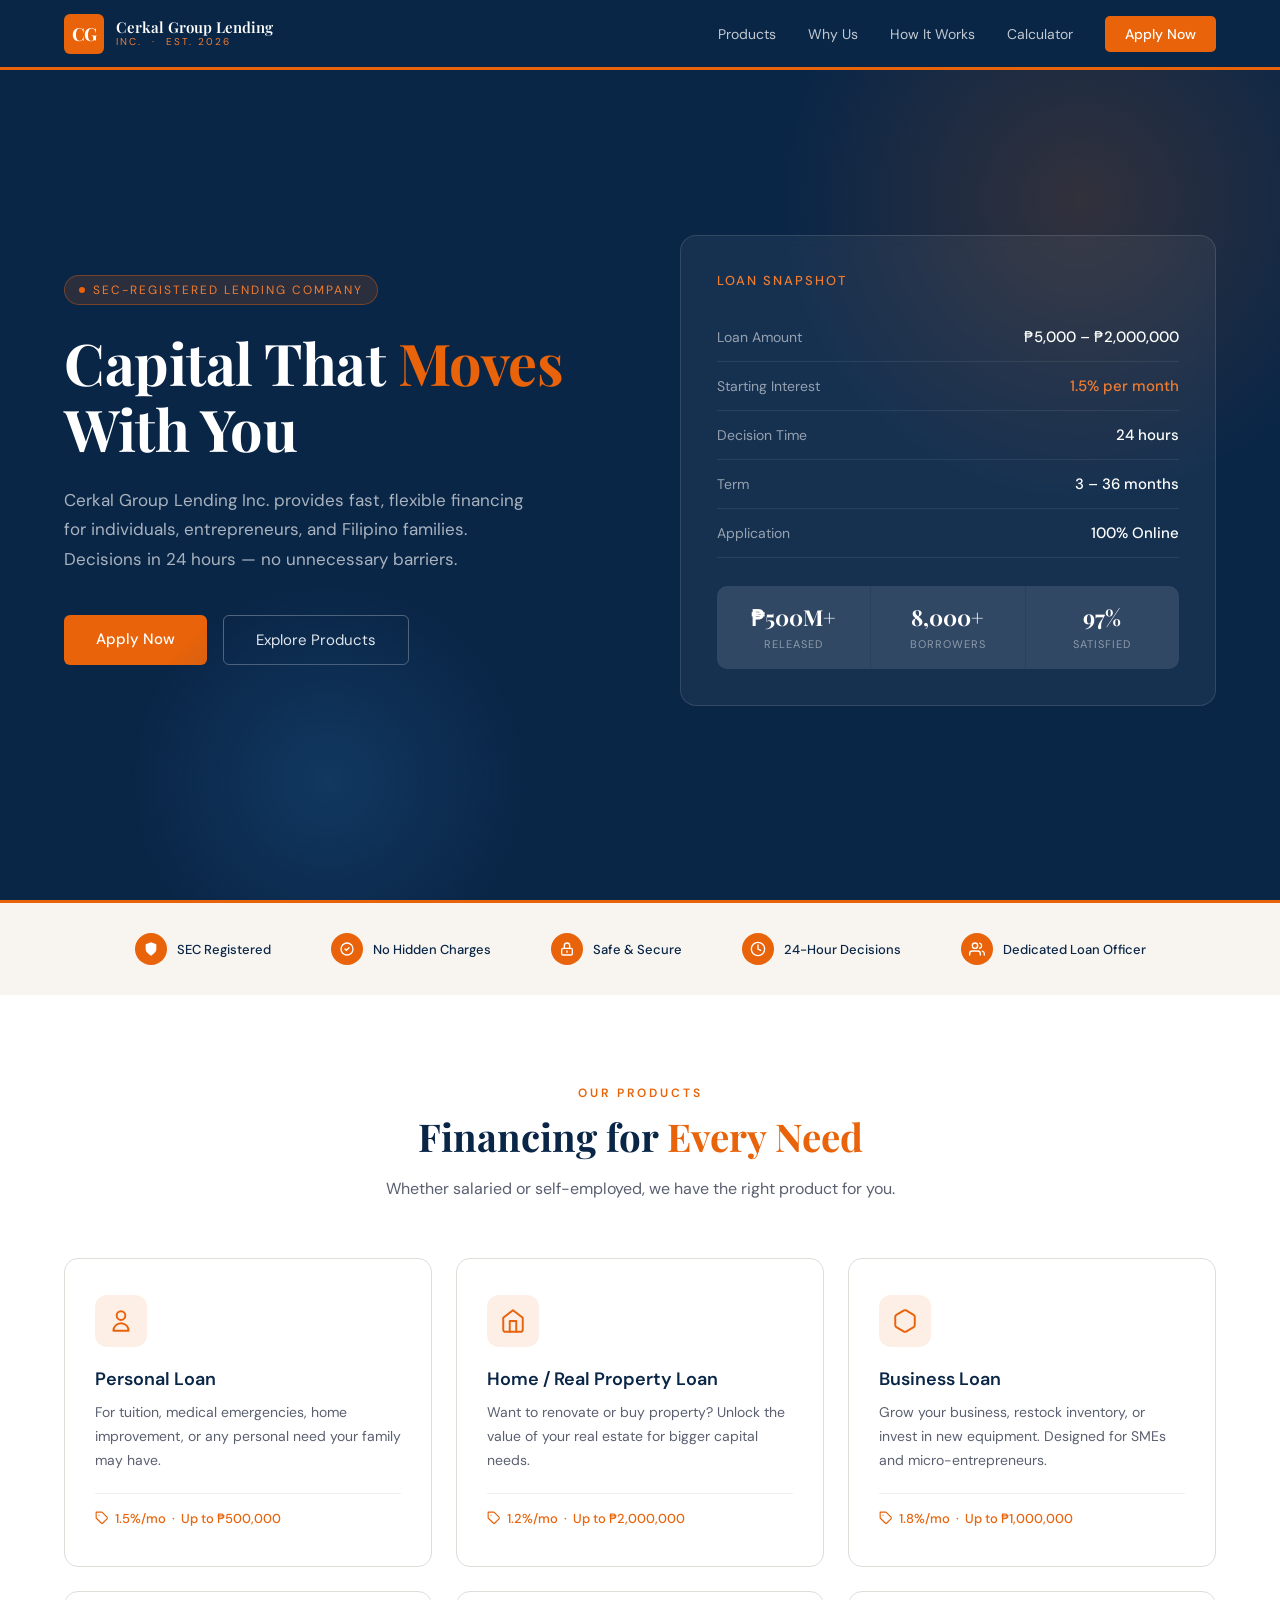
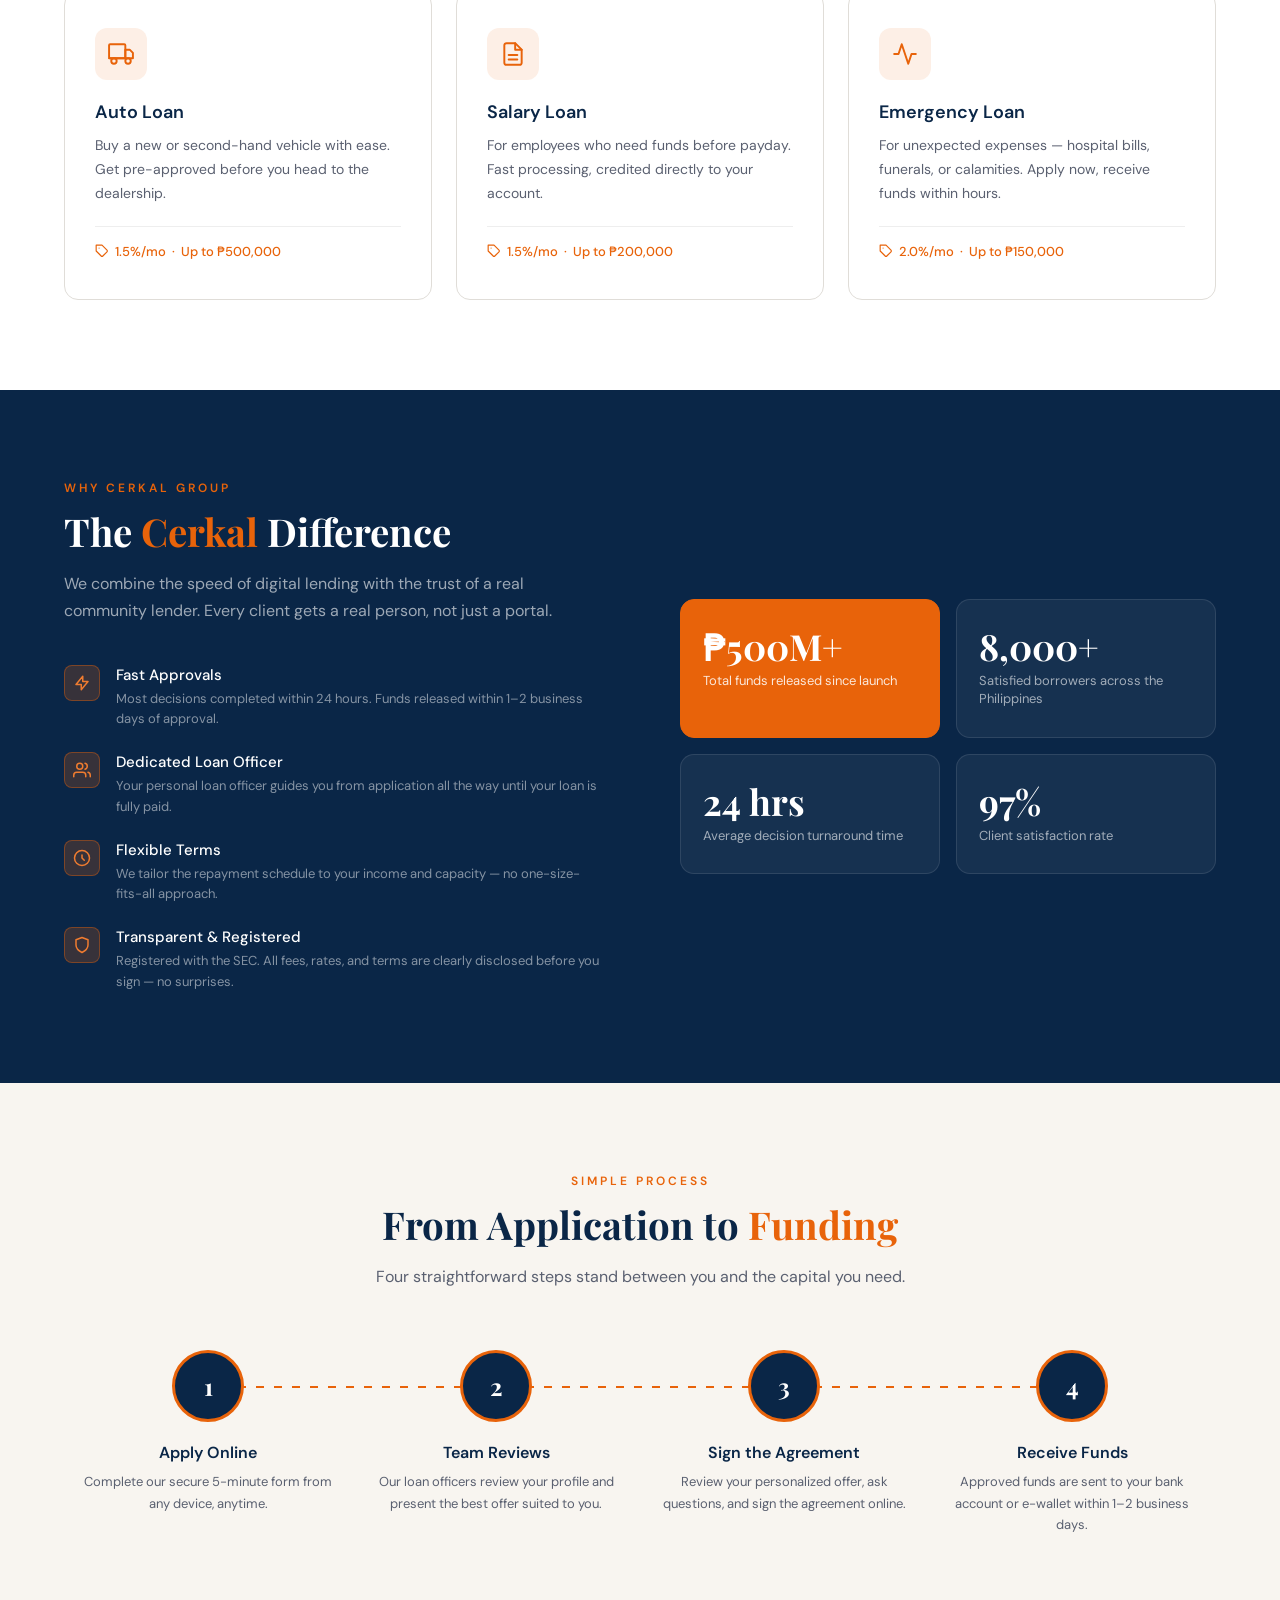
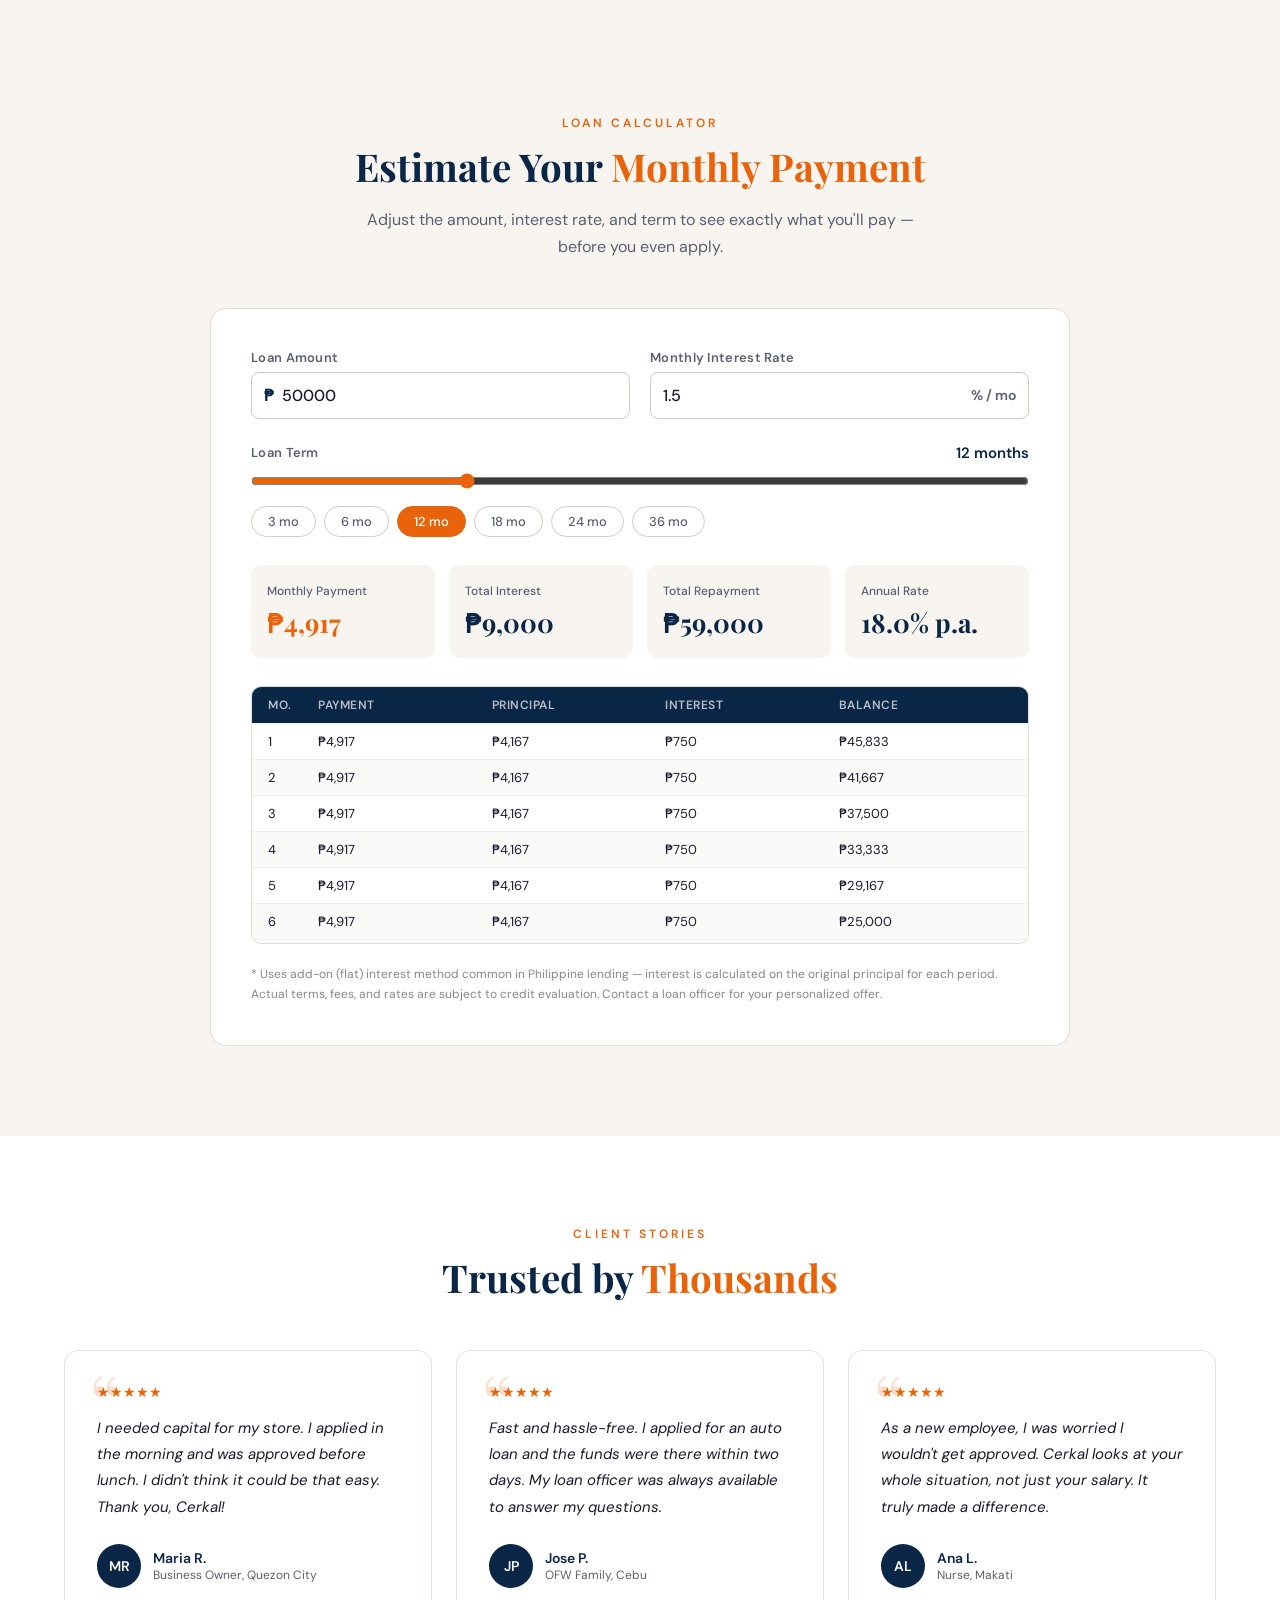
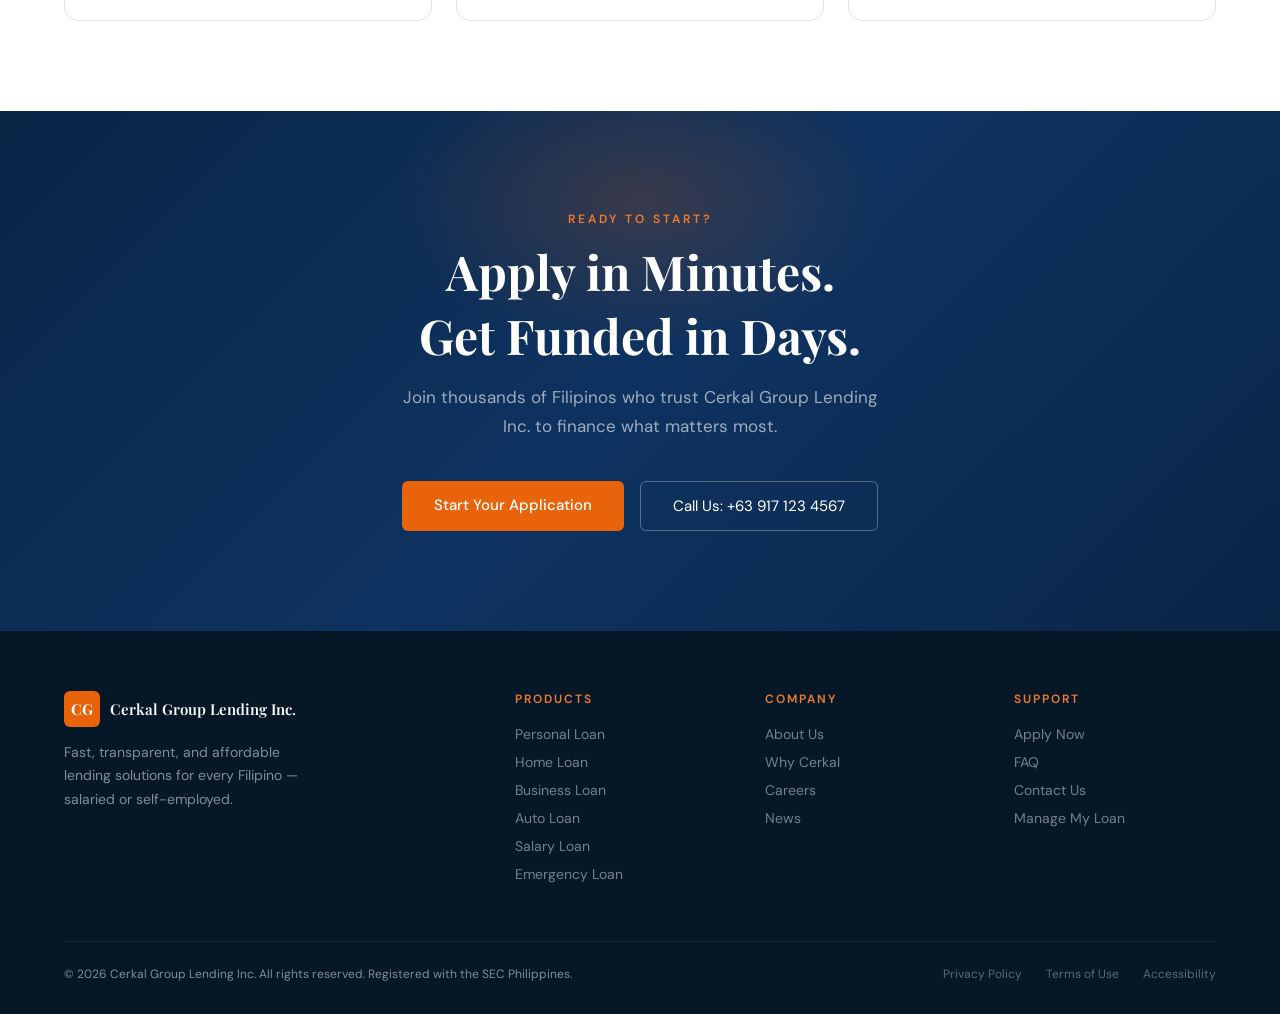
<file: cerkal/index.html>
<!DOCTYPE html>
<html lang="en">

<head>
    <meta charset="UTF-8" />
    <meta name="viewport" content="width=device-width, initial-scale=1.0" />
    <title>Cerkal Group Lending Inc.</title>
    <link
        href="https://fonts.googleapis.com/css2?family=Playfair+Display:wght@600;700&family=DM+Sans:wght@300;400;500;600&display=swap"
        rel="stylesheet" />
    <link rel="stylesheet" href="style.css" />
</head>

<body>

    <!-- NAV -->
    <nav>
        <a class="nav-logo" href="#">
            <div class="logo-mark">CG</div>
            <div class="logo-text">
                <span class="logo-name">Cerkal Group Lending</span>
                <span class="logo-sub">Inc. &nbsp;·&nbsp; Est. 2026</span>
            </div>
        </a>
        <div class="nav-links">
            <a href="#products">Products</a>
            <a href="#why">Why Us</a>
            <a href="#how">How It Works</a>
            <a href="#calculator">Calculator</a>
            <a href="#contact" class="nav-cta">Apply Now</a>
        </div>
    </nav>

    <!-- HERO -->
    <section class="hero" id="home">
        <div class="hero-inner">
            <div class="hero-content">
                <div class="hero-badge"><span></span> SEC-Registered Lending Company</div>
                <h1>Capital That <em>Moves</em><br />With You</h1>
                <p class="hero-desc">Cerkal Group Lending Inc. provides fast, flexible financing for individuals,
                    entrepreneurs, and Filipino families. Decisions in 24 hours — no unnecessary barriers.</p>
                <div class="hero-actions">
                    <a href="#contact" class="btn-primary">Apply Now</a>
                    <a href="#products" class="btn-outline">Explore Products</a>
                </div>
            </div>
            <div class="hero-card">
                <div class="hero-card-title">Loan Snapshot</div>
                <div class="loan-row"><span class="loan-label">Loan Amount</span><span class="loan-value">₱5,000 –
                        ₱2,000,000</span></div>
                <div class="loan-row"><span class="loan-label">Starting Interest</span><span
                        class="loan-value accent">1.5% per month</span></div>
                <div class="loan-row"><span class="loan-label">Decision Time</span><span class="loan-value">24
                        hours</span></div>
                <div class="loan-row"><span class="loan-label">Term</span><span class="loan-value">3 – 36 months</span>
                </div>
                <div class="loan-row"><span class="loan-label">Application</span><span class="loan-value">100%
                        Online</span></div>
                <div class="hero-stat-row">
                    <div class="hero-stat"><span class="hero-stat-num">₱500M+</span><span
                            class="hero-stat-lbl">Released</span></div>
                    <div class="hero-stat"><span class="hero-stat-num">8,000+</span><span
                            class="hero-stat-lbl">Borrowers</span></div>
                    <div class="hero-stat"><span class="hero-stat-num">97%</span><span
                            class="hero-stat-lbl">Satisfied</span></div>
                </div>
            </div>
        </div>
    </section>

    <!-- TRUST BAR -->
    <div class="trust-bar">
        <div class="trust-item">
            <div class="trust-icon">
                <svg viewBox="0 0 24 24">
                    <path d="M12 22s8-4 8-10V5l-8-3-8 3v7c0 6 8 10 8 10z" />
                </svg>
            </div>
            SEC Registered
        </div>
        <div class="trust-item">
            <div class="trust-icon">
                <svg viewBox="0 0 24 24">
                    <path d="M9 12l2 2 4-4m6 2a9 9 0 11-18 0 9 9 0 0118 0z" fill="none" stroke="white" stroke-width="2"
                        stroke-linecap="round" />
                </svg>
            </div>
            No Hidden Charges
        </div>
        <div class="trust-item">
            <div class="trust-icon">
                <svg viewBox="0 0 24 24">
                    <path
                        d="M12 15v2m-6 4h12a2 2 0 002-2v-6a2 2 0 00-2-2H6a2 2 0 00-2 2v6a2 2 0 002 2zm10-10V7a4 4 0 00-8 0v4h8z"
                        fill="none" stroke="white" stroke-width="2" stroke-linecap="round" />
                </svg>
            </div>
            Safe &amp; Secure
        </div>
        <div class="trust-item">
            <div class="trust-icon">
                <svg viewBox="0 0 24 24">
                    <circle cx="12" cy="12" r="10" fill="none" stroke="white" stroke-width="2" />
                    <path d="M12 6v6l4 2" fill="none" stroke="white" stroke-width="2" stroke-linecap="round" />
                </svg>
            </div>
            24-Hour Decisions
        </div>
        <div class="trust-item">
            <div class="trust-icon">
                <svg viewBox="0 0 24 24">
                    <path
                        d="M17 21v-2a4 4 0 00-4-4H5a4 4 0 00-4 4v2M9 11a4 4 0 100-8 4 4 0 000 8zM23 21v-2a4 4 0 00-3-3.87M16 3.13a4 4 0 010 7.75"
                        fill="none" stroke="white" stroke-width="2" stroke-linecap="round" />
                </svg>
            </div>
            Dedicated Loan Officer
        </div>
    </div>

    <!-- PRODUCTS -->
    <section id="products">
        <div class="section-inner">
            <div class="products-head">
                <div class="section-label">Our Products</div>
                <h2 class="section-heading">Financing for <em>Every Need</em></h2>
                <p class="section-sub">Whether salaried or self-employed, we have the right product for you.</p>
            </div>
            <div class="products-grid">

                <div class="product-card">
                    <div class="product-icon">
                        <svg viewBox="0 0 24 24">
                            <path d="M16 7a4 4 0 11-8 0 4 4 0 018 0zM12 14a7 7 0 00-7 7h14a7 7 0 00-7-7z" />
                        </svg>
                    </div>
                    <h3>Personal Loan</h3>
                    <p>For tuition, medical emergencies, home improvement, or any personal need your family may have.
                    </p>
                    <div class="product-rate">
                        <svg viewBox="0 0 24 24" width="14" height="14" stroke="currentColor" fill="none"
                            stroke-width="2" stroke-linecap="round" stroke-linejoin="round">
                            <path d="M20.59 13.41l-7.17 7.17a2 2 0 01-2.83 0L2 12V2h10l8.59 8.59a2 2 0 010 2.82z" />
                            <line x1="7" y1="7" x2="7.01" y2="7" />
                        </svg>
                        1.5%/mo &nbsp;·&nbsp; Up to ₱500,000
                    </div>
                </div>

                <div class="product-card">
                    <div class="product-icon">
                        <svg viewBox="0 0 24 24">
                            <path d="M3 9l9-7 9 7v11a2 2 0 01-2 2H5a2 2 0 01-2-2z" />
                            <polyline points="9 22 9 12 15 12 15 22" />
                        </svg>
                    </div>
                    <h3>Home / Real Property Loan</h3>
                    <p>Want to renovate or buy property? Unlock the value of your real estate for bigger capital needs.
                    </p>
                    <div class="product-rate">
                        <svg viewBox="0 0 24 24" width="14" height="14" stroke="currentColor" fill="none"
                            stroke-width="2" stroke-linecap="round" stroke-linejoin="round">
                            <path d="M20.59 13.41l-7.17 7.17a2 2 0 01-2.83 0L2 12V2h10l8.59 8.59a2 2 0 010 2.82z" />
                            <line x1="7" y1="7" x2="7.01" y2="7" />
                        </svg>
                        1.2%/mo &nbsp;·&nbsp; Up to ₱2,000,000
                    </div>
                </div>

                <div class="product-card">
                    <div class="product-icon">
                        <svg viewBox="0 0 24 24">
                            <path
                                d="M21 16V8a2 2 0 00-1-1.73l-7-4a2 2 0 00-2 0l-7 4A2 2 0 003 8v8a2 2 0 001 1.73l7 4a2 2 0 002 0l7-4A2 2 0 0021 16z" />
                        </svg>
                    </div>
                    <h3>Business Loan</h3>
                    <p>Grow your business, restock inventory, or invest in new equipment. Designed for SMEs and
                        micro-entrepreneurs.</p>
                    <div class="product-rate">
                        <svg viewBox="0 0 24 24" width="14" height="14" stroke="currentColor" fill="none"
                            stroke-width="2" stroke-linecap="round" stroke-linejoin="round">
                            <path d="M20.59 13.41l-7.17 7.17a2 2 0 01-2.83 0L2 12V2h10l8.59 8.59a2 2 0 010 2.82z" />
                            <line x1="7" y1="7" x2="7.01" y2="7" />
                        </svg>
                        1.8%/mo &nbsp;·&nbsp; Up to ₱1,000,000
                    </div>
                </div>

                <div class="product-card">
                    <div class="product-icon">
                        <svg viewBox="0 0 24 24">
                            <rect x="1" y="3" width="15" height="13" rx="1" />
                            <path d="M16 8h4l3 3v5h-7V8zM1 16h14" />
                            <circle cx="5.5" cy="18.5" r="2.5" />
                            <circle cx="18.5" cy="18.5" r="2.5" />
                        </svg>
                    </div>
                    <h3>Auto Loan</h3>
                    <p>Buy a new or second-hand vehicle with ease. Get pre-approved before you head to the dealership.
                    </p>
                    <div class="product-rate">
                        <svg viewBox="0 0 24 24" width="14" height="14" stroke="currentColor" fill="none"
                            stroke-width="2" stroke-linecap="round" stroke-linejoin="round">
                            <path d="M20.59 13.41l-7.17 7.17a2 2 0 01-2.83 0L2 12V2h10l8.59 8.59a2 2 0 010 2.82z" />
                            <line x1="7" y1="7" x2="7.01" y2="7" />
                        </svg>
                        1.5%/mo &nbsp;·&nbsp; Up to ₱500,000
                    </div>
                </div>

                <div class="product-card">
                    <div class="product-icon">
                        <svg viewBox="0 0 24 24">
                            <path d="M14 2H6a2 2 0 00-2 2v16a2 2 0 002 2h12a2 2 0 002-2V8z" />
                            <polyline points="14 2 14 8 20 8" />
                            <line x1="16" y1="13" x2="8" y2="13" />
                            <line x1="16" y1="17" x2="8" y2="17" />
                        </svg>
                    </div>
                    <h3>Salary Loan</h3>
                    <p>For employees who need funds before payday. Fast processing, credited directly to your account.
                    </p>
                    <div class="product-rate">
                        <svg viewBox="0 0 24 24" width="14" height="14" stroke="currentColor" fill="none"
                            stroke-width="2" stroke-linecap="round" stroke-linejoin="round">
                            <path d="M20.59 13.41l-7.17 7.17a2 2 0 01-2.83 0L2 12V2h10l8.59 8.59a2 2 0 010 2.82z" />
                            <line x1="7" y1="7" x2="7.01" y2="7" />
                        </svg>
                        1.5%/mo &nbsp;·&nbsp; Up to ₱200,000
                    </div>
                </div>

                <div class="product-card">
                    <div class="product-icon">
                        <svg viewBox="0 0 24 24">
                            <path d="M22 12h-4l-3 9L9 3l-3 9H2" />
                        </svg>
                    </div>
                    <h3>Emergency Loan</h3>
                    <p>For unexpected expenses — hospital bills, funerals, or calamities. Apply now, receive funds
                        within hours.</p>
                    <div class="product-rate">
                        <svg viewBox="0 0 24 24" width="14" height="14" stroke="currentColor" fill="none"
                            stroke-width="2" stroke-linecap="round" stroke-linejoin="round">
                            <path d="M20.59 13.41l-7.17 7.17a2 2 0 01-2.83 0L2 12V2h10l8.59 8.59a2 2 0 010 2.82z" />
                            <line x1="7" y1="7" x2="7.01" y2="7" />
                        </svg>
                        2.0%/mo &nbsp;·&nbsp; Up to ₱150,000
                    </div>
                </div>

            </div>
        </div>
    </section>

    <!-- WHY US -->
    <section class="why-bg" id="why">
        <div class="section-inner why-inner">
            <div class="why-left">
                <div class="section-label">Why Cerkal Group</div>
                <h2 class="section-heading" style="color:var(--white);">The <em>Cerkal</em> Difference</h2>
                <p class="section-sub">We combine the speed of digital lending with the trust of a real community
                    lender. Every client gets a real person, not just a portal.</p>
                <div class="why-list">
                    <div class="why-item">
                        <div class="why-bullet">
                            <svg viewBox="0 0 24 24">
                                <path d="M13 10V3L4 14h7v7l9-11h-7z" />
                            </svg>
                        </div>
                        <div>
                            <h4>Fast Approvals</h4>
                            <p>Most decisions completed within 24 hours. Funds released within 1–2 business days of
                                approval.</p>
                        </div>
                    </div>
                    <div class="why-item">
                        <div class="why-bullet">
                            <svg viewBox="0 0 24 24">
                                <path
                                    d="M17 21v-2a4 4 0 00-4-4H5a4 4 0 00-4 4v2M9 11a4 4 0 100-8 4 4 0 000 8zM23 21v-2a4 4 0 00-3-3.87M16 3.13a4 4 0 010 7.75" />
                            </svg>
                        </div>
                        <div>
                            <h4>Dedicated Loan Officer</h4>
                            <p>Your personal loan officer guides you from application all the way until your loan is
                                fully paid.</p>
                        </div>
                    </div>
                    <div class="why-item">
                        <div class="why-bullet">
                            <svg viewBox="0 0 24 24">
                                <circle cx="12" cy="12" r="10" />
                                <path d="M12 8v4l3 3" />
                            </svg>
                        </div>
                        <div>
                            <h4>Flexible Terms</h4>
                            <p>We tailor the repayment schedule to your income and capacity — no one-size-fits-all
                                approach.</p>
                        </div>
                    </div>
                    <div class="why-item">
                        <div class="why-bullet">
                            <svg viewBox="0 0 24 24">
                                <path d="M12 22s8-4 8-10V5l-8-3-8 3v7c0 6 8 10 8 10z" />
                            </svg>
                        </div>
                        <div>
                            <h4>Transparent &amp; Registered</h4>
                            <p>Registered with the SEC. All fees, rates, and terms are clearly disclosed before you sign
                                — no surprises.</p>
                        </div>
                    </div>
                </div>
            </div>
            <div class="why-right">
                <div class="stat-card">
                    <span class="stat-num">₱500M+</span>
                    <div class="stat-label">Total funds released since launch</div>
                </div>
                <div class="stat-card">
                    <span class="stat-num">8,000+</span>
                    <div class="stat-label">Satisfied borrowers across the Philippines</div>
                </div>
                <div class="stat-card">
                    <span class="stat-num">24 hrs</span>
                    <div class="stat-label">Average decision turnaround time</div>
                </div>
                <div class="stat-card">
                    <span class="stat-num">97%</span>
                    <div class="stat-label">Client satisfaction rate</div>
                </div>
            </div>
        </div>
    </section>

    <!-- HOW IT WORKS -->
    <section class="how-bg" id="how">
        <div class="section-inner">
            <div class="how-head">
                <div class="section-label">Simple Process</div>
                <h2 class="section-heading">From Application to <em>Funding</em></h2>
                <p class="section-sub">Four straightforward steps stand between you and the capital you need.</p>
            </div>
            <div class="steps">
                <div class="step">
                    <div class="step-num">1</div>
                    <h4>Apply Online</h4>
                    <p>Complete our secure 5-minute form from any device, anytime.</p>
                </div>
                <div class="step">
                    <div class="step-num">2</div>
                    <h4>Team Reviews</h4>
                    <p>Our loan officers review your profile and present the best offer suited to you.</p>
                </div>
                <div class="step">
                    <div class="step-num">3</div>
                    <h4>Sign the Agreement</h4>
                    <p>Review your personalized offer, ask questions, and sign the agreement online.</p>
                </div>
                <div class="step">
                    <div class="step-num">4</div>
                    <h4>Receive Funds</h4>
                    <p>Approved funds are sent to your bank account or e-wallet within 1–2 business days.</p>
                </div>
            </div>
        </div>
    </section>

    <!-- LOAN CALCULATOR -->
    <section class="calc-bg" id="calculator">
        <div class="section-inner">
            <div style="text-align:center; margin-bottom:48px;">
                <div class="section-label">Loan Calculator</div>
                <h2 class="section-heading">Estimate Your <em>Monthly Payment</em></h2>
                <p class="section-sub" style="margin:0 auto;">Adjust the amount, interest rate, and term to see exactly
                    what you'll pay — before you even apply.</p>
            </div>
            <div class="calc-card">
                <div class="calc-inputs">
                    <div class="calc-field">
                        <label>Loan Amount</label>
                        <div class="calc-input-wrap">
                            <span class="calc-prefix">₱</span>
                            <input type="number" id="c-amt" value="50000" min="5000" max="2000000" step="1000" />
                        </div>
                    </div>
                    <div class="calc-field">
                        <label>Monthly Interest Rate</label>
                        <div class="calc-input-wrap">
                            <input type="number" id="c-rate" value="1.5" min="0.5" max="5" step="0.1" />
                            <span class="calc-suffix">% / mo</span>
                        </div>
                    </div>
                </div>

                <div class="calc-term">
                    <div class="calc-term-top">
                        <label>Loan Term</label>
                        <span class="calc-term-val" id="c-term-lbl">12 months</span>
                    </div>
                    <input type="range" id="c-term" min="3" max="36" step="1" value="12" />
                    <div class="calc-pills">
                        <button class="c-pill" data-m="3" onclick="setPill(this)">3 mo</button>
                        <button class="c-pill" data-m="6" onclick="setPill(this)">6 mo</button>
                        <button class="c-pill active" data-m="12" onclick="setPill(this)">12 mo</button>
                        <button class="c-pill" data-m="18" onclick="setPill(this)">18 mo</button>
                        <button class="c-pill" data-m="24" onclick="setPill(this)">24 mo</button>
                        <button class="c-pill" data-m="36" onclick="setPill(this)">36 mo</button>
                    </div>
                </div>

                <div class="calc-results">
                    <div class="calc-result-card highlight">
                        <div class="calc-result-label">Monthly Payment</div>
                        <div class="calc-result-value" id="c-monthly">₱0</div>
                    </div>
                    <div class="calc-result-card">
                        <div class="calc-result-label">Total Interest</div>
                        <div class="calc-result-value" id="c-interest">₱0</div>
                    </div>
                    <div class="calc-result-card">
                        <div class="calc-result-label">Total Repayment</div>
                        <div class="calc-result-value" id="c-total">₱0</div>
                    </div>
                    <div class="calc-result-card">
                        <div class="calc-result-label">Annual Rate</div>
                        <div class="calc-result-value" id="c-annual">0%</div>
                    </div>
                </div>

                <div class="calc-table-wrap">
                    <div class="calc-table-head">
                        <div>Mo.</div>
                        <div>Payment</div>
                        <div>Principal</div>
                        <div>Interest</div>
                        <div>Balance</div>
                    </div>
                    <div class="calc-table-body" id="c-table"></div>
                </div>

                <p class="calc-disclaimer">* Uses add-on (flat) interest method common in Philippine lending — interest
                    is calculated on the original principal for each period. Actual terms, fees, and rates are subject
                    to credit evaluation. Contact a loan officer for your personalized offer.</p>
            </div>
        </div>
    </section>

    <!-- TESTIMONIALS -->
    <section>
        <div class="section-inner">
            <div class="testi-head">
                <div class="section-label">Client Stories</div>
                <h2 class="section-heading">Trusted by <em>Thousands</em></h2>
            </div>
            <div class="testi-grid">
                <div class="testi-card">
                    <div class="stars">★★★★★</div>
                    <p class="testi-text">I needed capital for my store. I applied in the morning and was approved
                        before lunch. I didn't think it could be that easy. Thank you, Cerkal!</p>
                    <div class="testi-author">
                        <div class="testi-avatar">MR</div>
                        <div>
                            <div class="testi-name">Maria R.</div>
                            <div class="testi-role">Business Owner, Quezon City</div>
                        </div>
                    </div>
                </div>
                <div class="testi-card">
                    <div class="stars">★★★★★</div>
                    <p class="testi-text">Fast and hassle-free. I applied for an auto loan and the funds were there
                        within two days. My loan officer was always available to answer my questions.</p>
                    <div class="testi-author">
                        <div class="testi-avatar">JP</div>
                        <div>
                            <div class="testi-name">Jose P.</div>
                            <div class="testi-role">OFW Family, Cebu</div>
                        </div>
                    </div>
                </div>
                <div class="testi-card">
                    <div class="stars">★★★★★</div>
                    <p class="testi-text">As a new employee, I was worried I wouldn't get approved. Cerkal looks at your
                        whole situation, not just your salary. It truly made a difference.</p>
                    <div class="testi-author">
                        <div class="testi-avatar">AL</div>
                        <div>
                            <div class="testi-name">Ana L.</div>
                            <div class="testi-role">Nurse, Makati</div>
                        </div>
                    </div>
                </div>
            </div>
        </div>
    </section>

    <!-- CTA -->
    <section class="cta-section" id="contact">
        <div style="position:relative; z-index:1;">
            <div class="section-label" style="color:var(--orange-lt);">Ready to Start?</div>
            <h2>Apply in Minutes.<br />Get Funded in Days.</h2>
            <p>Join thousands of Filipinos who trust Cerkal Group Lending Inc. to finance what matters most.</p>
            <div class="cta-buttons">
                <a href="#" class="btn-primary">Start Your Application</a>
                <a href="tel:+639171234567" class="btn-outline">Call Us: +63 917 123 4567</a>
            </div>
        </div>
    </section>

    <!-- FOOTER -->
    <footer>
        <div class="footer-inner">
            <div class="footer-top">
                <div class="footer-brand">
                    <div style="display:flex; align-items:center; gap:10px;">
                        <div
                            style="width:36px;height:36px;border-radius:6px;background:var(--orange);display:flex;align-items:center;justify-content:center;font-family:'Playfair Display',serif;font-weight:700;font-size:15px;color:white;">
                            CG</div>
                        <span
                            style="font-family:'Playfair Display',serif;font-size:15px;font-weight:600;color:white;">Cerkal
                            Group Lending Inc.</span>
                    </div>
                    <p>Fast, transparent, and affordable lending solutions for every Filipino — salaried or
                        self-employed.</p>
                </div>
                <div class="footer-col">
                    <h5>Products</h5>
                    <a href="#">Personal Loan</a>
                    <a href="#">Home Loan</a>
                    <a href="#">Business Loan</a>
                    <a href="#">Auto Loan</a>
                    <a href="#">Salary Loan</a>
                    <a href="#">Emergency Loan</a>
                </div>
                <div class="footer-col">
                    <h5>Company</h5>
                    <a href="#">About Us</a>
                    <a href="#">Why Cerkal</a>
                    <a href="#">Careers</a>
                    <a href="#">News</a>
                </div>
                <div class="footer-col">
                    <h5>Support</h5>
                    <a href="#">Apply Now</a>
                    <a href="#">FAQ</a>
                    <a href="#">Contact Us</a>
                    <a href="#">Manage My Loan</a>
                </div>
            </div>
            <div class="footer-bottom">
                <div>© 2026 Cerkal Group Lending Inc. All rights reserved. Registered with the SEC Philippines.</div>
                <div class="footer-legal">
                    <a href="#">Privacy Policy</a>
                    <a href="#">Terms of Use</a>
                    <a href="#">Accessibility</a>
                </div>
            </div>
        </div>
    </footer>

    <script src="main.js"></script>
</body>

</html>
</file>
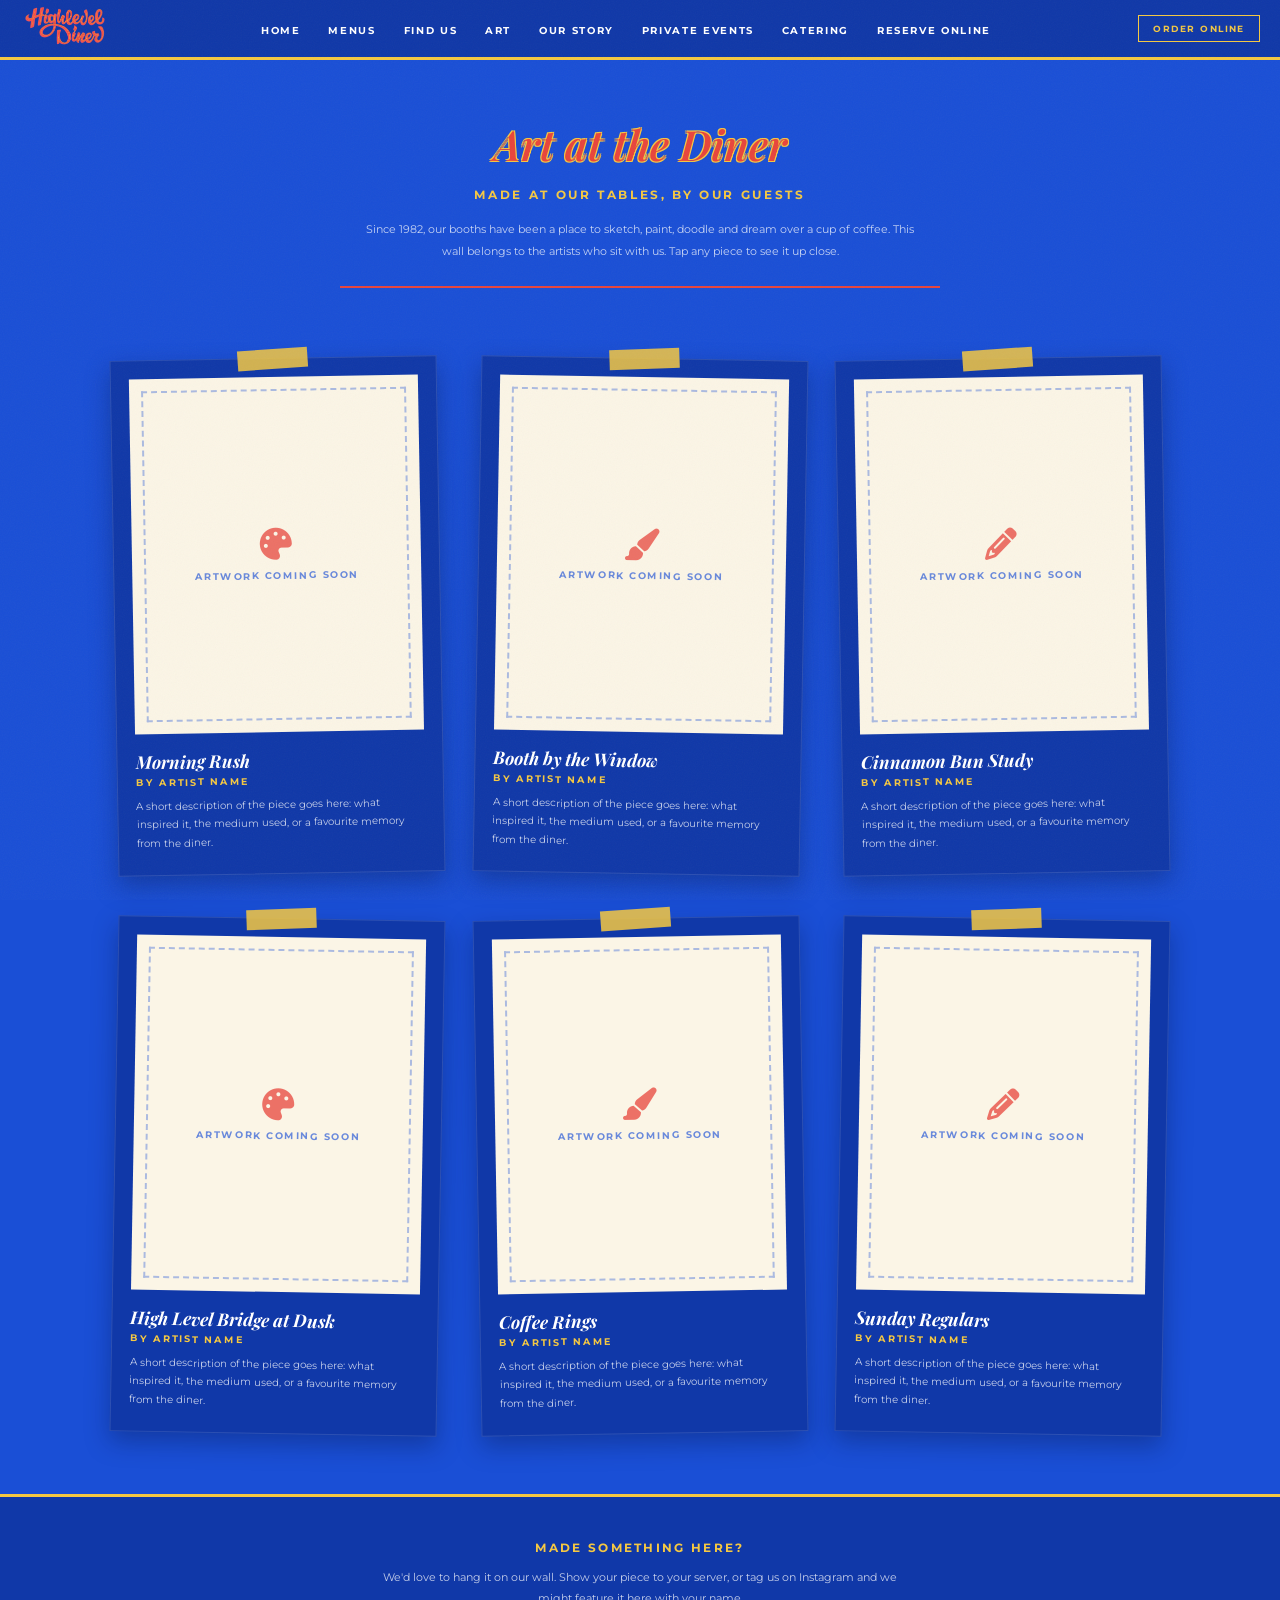
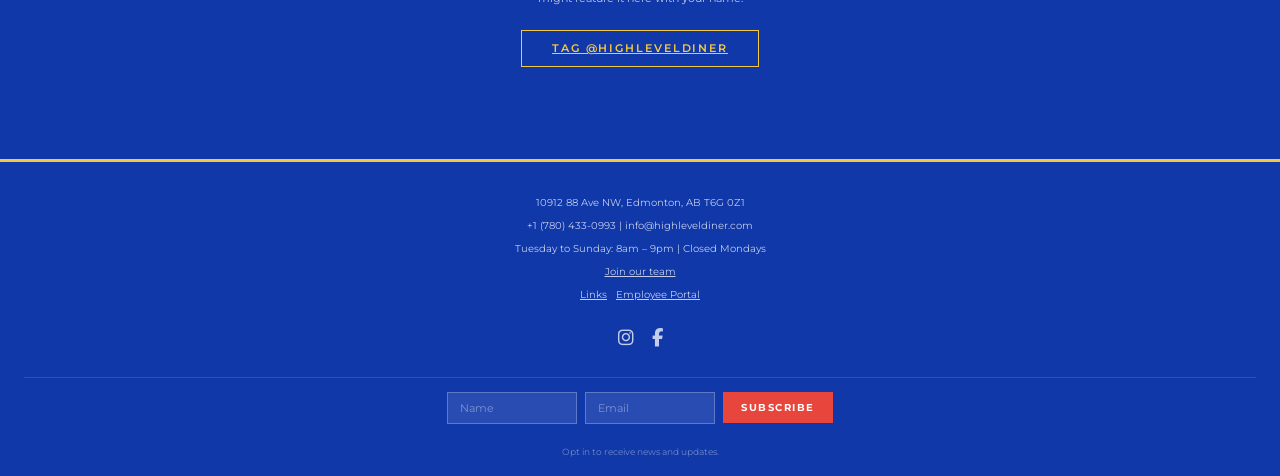
<file: highlevel/highlevel-art.html>
<!DOCTYPE html>
<html lang="en">

<head>
    <meta charset="UTF-8" />
    <meta name="viewport" content="width=device-width, initial-scale=1.0" />
    <title>Highlevel Diner — Art</title>
    <link
        href="https://fonts.googleapis.com/css2?family=Montserrat:wght@300;400;500;600;700&family=Playfair+Display:ital,wght@0,400;0,600;1,400&display=swap"
        rel="stylesheet" />
    <link rel="stylesheet" href="highlevel.css" />
    <link rel="stylesheet" href="https://cdnjs.cloudflare.com/ajax/libs/font-awesome/6.5.0/css/all.min.css">
</head>

<body>

    <!-- NAV -->
    <nav>
        <!-- <a class="nav-logo" href="highlevel-home.html">Highlevel Diner</a> -->
        <a class="nav-logo" href="highlevel-home.html">
            <img src="img/highlevel-logo.png" alt="Highlevel Diner" style="height: 40px; width: auto;" />
        </a>

        <!-- hamburger -->
        <div class="nav-toggle" id="navToggle">
            <span></span>
            <span></span>
            <span></span>
        </div>

        <!-- desktop nav -->
        <ul class="nav-links">
            <li><a href="highlevel-home.html">HOME</a></li>
            <li><a href="highlevel-menus.html">MENUS</a></li>
            <li><a href="highlevel-find-us.html">Find Us</a></li>
            <li><a href="highlevel-art.html">Art</a></li>
            <li><a href="highlevel-our-story.html">Our Story</a></li>
            <li><a href="highlevel-private-events.html">Private Events</a></li>
            <li><a href="highlevel-catering.html">Catering</a></li>
            <li>
                <a href="#" onclick="openReservationFromNav(event)">
                    Reserve Online
                </a>
            </li>
        </ul>

        <a class="nav-order-btn" href="https://order.toasttab.com/online/highlevel-diner-10912-88-ave-nw?source_id=3"
            target="_blank">Order Online</a>
    </nav>

    <!-- 🔴 MOBILE OVERLAY MENU -->
    <div class="mobile-menu" id="mobileMenu">
        <div class="mobile-close" id="navClose">&times;</div>

        <ul>
            <li><a href="highlevel-home.html">Home</a></li>
            <li><a href="highlevel-menus.html">Menus</a></li>
            <li><a href="highlevel-find-us.html">Find Us</a></li>
            <li><a href="highlevel-art.html">Art</a></li>
            <li><a href="highlevel-our-story.html">Our Story</a></li>
            <li><a href="highlevel-private-events.html">Private Events</a></li>
            <li><a href="highlevel-catering.html">Catering</a></li>
            <li>
                <a href="#" onclick="openReservationFromNav(event)">
                    Reserve Online
                </a>
            </li>
        </ul>

        <a class="mobile-order-btn" href="https://order.toasttab.com/online/highlevel-diner-10912-88-ave-nw?source_id=3"
            target="_blank">Order Online</a>
    </div>

    <!-- ART HERO -->
    <div class="art-hero">
        <div class="art-hero-title">Art at the Diner</div>
        <h1>Made at Our Tables, By Our Guests</h1>
        <p>
            Since 1982, our booths have been a place to sketch, paint, doodle and dream over a cup of coffee.
            This wall belongs to the artists who sit with us. Tap any piece to see it up close.
        </p>
        <div class="menus-hero-divider"></div>
    </div>

    <!-- ══════════════════════════════════════════
         GALLERY
         To add a new piece, copy one <article class="art-card"> block below and:
           1. put the image in img/art/ and swap the placeholder div for:
              <img src="img/art/your-file.jpg" alt="Title by Artist Name" />
           2. change the title, artist name and description
         ══════════════════════════════════════════ -->
    <div class="art-gallery">

        <article class="art-card" tabindex="0">
            <div class="art-frame">
                <!-- <img src="img/art/piece-1.jpg" alt="Morning Rush by Artist Name" /> -->
                <div class="art-placeholder"><i class="fa-solid fa-palette"></i>Artwork coming soon</div>
            </div>
            <h3 class="art-title">Morning Rush</h3>
            <p class="art-artist">by Artist Name</p>
            <p class="art-desc">A short description of the piece goes here: what inspired it, the medium used, or a
                favourite memory from the diner.</p>
        </article>

        <article class="art-card" tabindex="0">
            <div class="art-frame">
                <!-- <img src="img/art/piece-2.jpg" alt="Booth by the Window by Artist Name" /> -->
                <div class="art-placeholder"><i class="fa-solid fa-paintbrush"></i>Artwork coming soon</div>
            </div>
            <h3 class="art-title">Booth by the Window</h3>
            <p class="art-artist">by Artist Name</p>
            <p class="art-desc">A short description of the piece goes here: what inspired it, the medium used, or a
                favourite memory from the diner.</p>
        </article>

        <article class="art-card" tabindex="0">
            <div class="art-frame">
                <!-- <img src="img/art/piece-3.jpg" alt="Cinnamon Bun Study by Artist Name" /> -->
                <div class="art-placeholder"><i class="fa-solid fa-pencil"></i>Artwork coming soon</div>
            </div>
            <h3 class="art-title">Cinnamon Bun Study</h3>
            <p class="art-artist">by Artist Name</p>
            <p class="art-desc">A short description of the piece goes here: what inspired it, the medium used, or a
                favourite memory from the diner.</p>
        </article>

        <article class="art-card" tabindex="0">
            <div class="art-frame">
                <!-- <img src="img/art/piece-4.jpg" alt="High Level Bridge at Dusk by Artist Name" /> -->
                <div class="art-placeholder"><i class="fa-solid fa-palette"></i>Artwork coming soon</div>
            </div>
            <h3 class="art-title">High Level Bridge at Dusk</h3>
            <p class="art-artist">by Artist Name</p>
            <p class="art-desc">A short description of the piece goes here: what inspired it, the medium used, or a
                favourite memory from the diner.</p>
        </article>

        <article class="art-card" tabindex="0">
            <div class="art-frame">
                <!-- <img src="img/art/piece-5.jpg" alt="Coffee Rings by Artist Name" /> -->
                <div class="art-placeholder"><i class="fa-solid fa-paintbrush"></i>Artwork coming soon</div>
            </div>
            <h3 class="art-title">Coffee Rings</h3>
            <p class="art-artist">by Artist Name</p>
            <p class="art-desc">A short description of the piece goes here: what inspired it, the medium used, or a
                favourite memory from the diner.</p>
        </article>

        <article class="art-card" tabindex="0">
            <div class="art-frame">
                <!-- <img src="img/art/piece-6.jpg" alt="Sunday Regulars by Artist Name" /> -->
                <div class="art-placeholder"><i class="fa-solid fa-pencil"></i>Artwork coming soon</div>
            </div>
            <h3 class="art-title">Sunday Regulars</h3>
            <p class="art-artist">by Artist Name</p>
            <p class="art-desc">A short description of the piece goes here: what inspired it, the medium used, or a
                favourite memory from the diner.</p>
        </article>

    </div>

    <!-- SUBMIT YOUR ART -->
    <div class="art-submit">
        <h2>Made Something Here?</h2>
        <p>
            We'd love to hang it on our wall. Show your piece to your server, or tag us on Instagram
            and we might feature it here with your name.
        </p>
        <a class="learn-more-btn" href="https://www.instagram.com/highleveldiner/" target="_blank"
            rel="noopener">Tag @highleveldiner</a>
    </div>

    <!-- ART LIGHTBOX -->
    <div class="art-lightbox" id="artLightbox" role="dialog" aria-modal="true" aria-label="Artwork">
        <div class="art-lightbox-inner">
            <button class="art-lightbox-close" id="artLightboxClose" aria-label="Close">&times;</button>
            <div class="art-frame" id="artLightboxFrame"></div>
            <div>
                <h3 class="art-title" id="artLightboxTitle"></h3>
                <p class="art-artist" id="artLightboxArtist"></p>
                <p class="art-desc" id="artLightboxDesc"></p>
            </div>
        </div>
    </div>

    <!-- FOOTER -->
    <footer>
        <p>10912 88 Ave NW, Edmonton, AB T6G 0Z1</p>
        <p>+1 (780) 433-0993 | info@highleveldiner.com</p>
        <p>Tuesday to Sunday: 8am – 9pm | Closed Mondays</p>
        <p><a href="#">Join our team</a></p>
        <p><a href="#">Links</a> &nbsp; <a href="#">Employee Portal</a></p>
        <div class="social-icons">
            <!-- <a href="#"><i class="fa-solid fa-link"></i></a> -->
            <a href="https://www.instagram.com/highleveldiner/" target="_blank"><i
                    class="fa-brands fa-instagram"></i></a>
            <a href="https://www.facebook.com/highleveldineryeg" target="_blank"><i
                    class="fa-brands fa-facebook-f"></i></a>
            <!-- <a href="#"><i class="fa-brands fa-tripadvisor"></i></a> -->
            <!-- <a href="#"><i class="fa-solid fa-link"></i></a> -->
        </div>
        <div class="footer-divider"></div>
        <div class="footer-subscribe">
            <input type="text" placeholder="Name" />
            <input type="email" placeholder="Email" />
            <button class="subscribe-btn">Subscribe</button>
        </div>
        <p class="footer-fine">Opt in to receive news and updates.</p>
    </footer>


    <!-- RESERVATION MODAL -->
    <div id="reservationModal" class="res-modal">
        <div class="res-modal-content">
            <span class="res-close">&times;</span>

            <iframe id="toastFrame" src="" width="100%" height="600px" style="border:none;">
            </iframe>

            <!-- fallback message -->
            <div id="fallbackMsg" style="display:none; text-align:center; padding:20px;">
                <p>Unable to load reservation here.</p>
                <button onclick="openToastDirect()">Open Reservation Page</button>
            </div>
        </div>
    </div>

    <script src="main.js"></script>
</body>

</html>
</file>
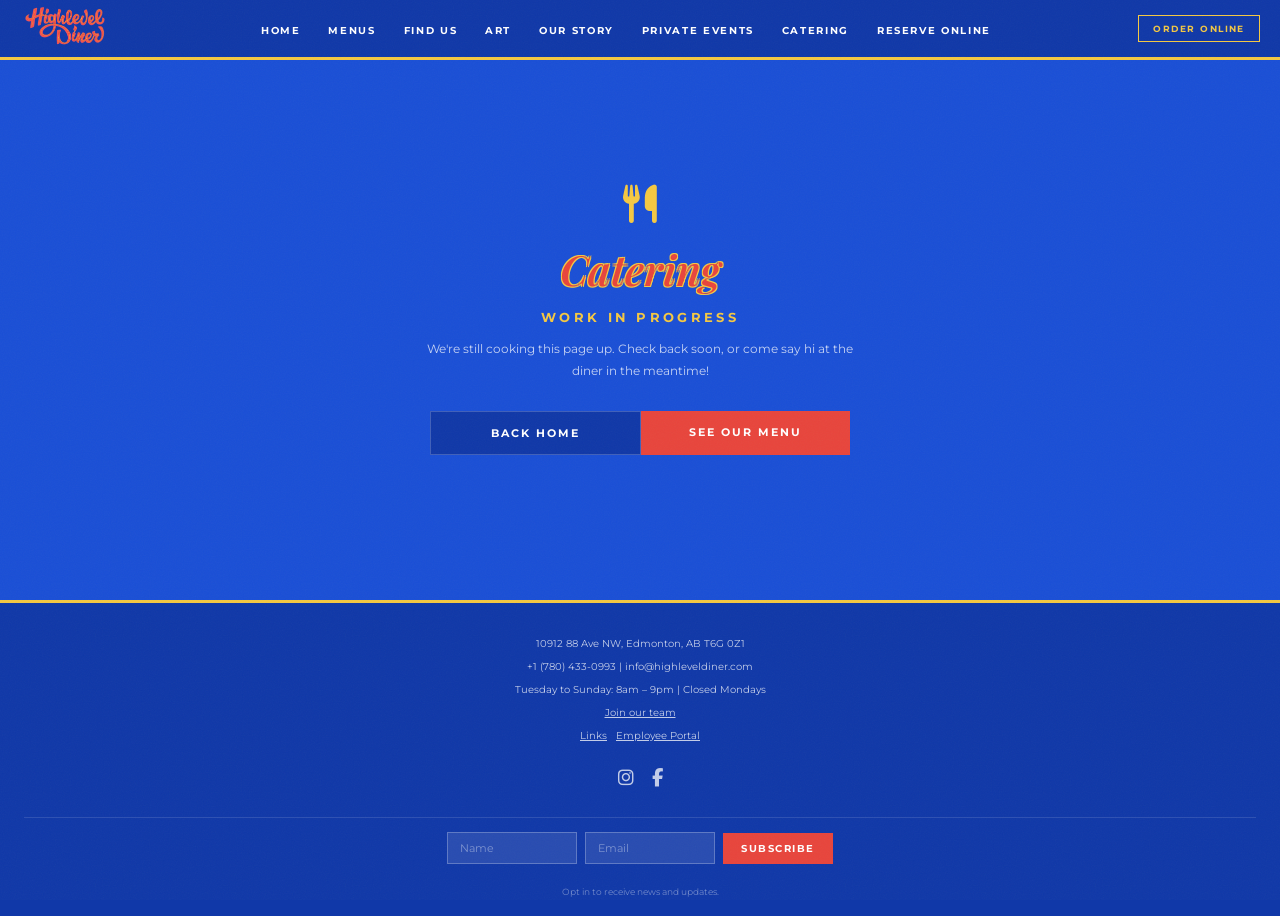
<file: highlevel/highlevel-catering.html>
<!DOCTYPE html>
<html lang="en">

<head>
    <meta charset="UTF-8" />
    <meta name="viewport" content="width=device-width, initial-scale=1.0" />
    <title>Highlevel Diner — Catering</title>
    <link
        href="https://fonts.googleapis.com/css2?family=Montserrat:wght@300;400;500;600;700&family=Playfair+Display:ital,wght@0,400;0,600;1,400&display=swap"
        rel="stylesheet" />
    <link rel="stylesheet" href="highlevel.css" />
    <link rel="stylesheet" href="https://cdnjs.cloudflare.com/ajax/libs/font-awesome/6.5.0/css/all.min.css">
</head>

<body>

    <!-- NAV -->
    <nav>
        <!-- <a class="nav-logo" href="highlevel-home.html">Highlevel Diner</a> -->
        <a class="nav-logo" href="highlevel-home.html">
            <img src="img/highlevel-logo.png" alt="Highlevel Diner" style="height: 40px; width: auto;" />
        </a>

        <!-- hamburger -->
        <div class="nav-toggle" id="navToggle">
            <span></span>
            <span></span>
            <span></span>
        </div>

        <!-- desktop nav -->
        <ul class="nav-links">
            <li><a href="highlevel-home.html">HOME</a></li>
            <li><a href="highlevel-menus.html">MENUS</a></li>
            <li><a href="highlevel-find-us.html">Find Us</a></li>
            <li><a href="highlevel-art.html">Art</a></li>
            <li><a href="highlevel-our-story.html">Our Story</a></li>
            <li><a href="highlevel-private-events.html">Private Events</a></li>
            <li><a href="highlevel-catering.html">Catering</a></li>
            <li>
                <a href="#" onclick="openReservationFromNav(event)">
                    Reserve Online
                </a>
            </li>
        </ul>

        <a class="nav-order-btn" href="https://order.toasttab.com/online/highlevel-diner-10912-88-ave-nw?source_id=3"
            target="_blank">Order Online</a>
    </nav>

    <!-- 🔴 MOBILE OVERLAY MENU -->
    <div class="mobile-menu" id="mobileMenu">
        <div class="mobile-close" id="navClose">&times;</div>

        <ul>
            <li><a href="highlevel-home.html">Home</a></li>
            <li><a href="highlevel-menus.html">Menus</a></li>
            <li><a href="highlevel-find-us.html">Find Us</a></li>
            <li><a href="highlevel-art.html">Art</a></li>
            <li><a href="highlevel-our-story.html">Our Story</a></li>
            <li><a href="highlevel-private-events.html">Private Events</a></li>
            <li><a href="highlevel-catering.html">Catering</a></li>
            <li>
                <a href="#" onclick="openReservationFromNav(event)">
                    Reserve Online
                </a>
            </li>
        </ul>

        <a class="mobile-order-btn" href="https://order.toasttab.com/online/highlevel-diner-10912-88-ave-nw?source_id=3"
            target="_blank">Order Online</a>
    </div>

    <!-- WORK IN PROGRESS: replace this section with the real Catering content -->
    <div class="wip">
        <i class="fa-solid fa-utensils wip-icon"></i>
        <div class="art-hero-title">Catering</div>
        <h1>Work in Progress</h1>
        <p>We're still cooking this page up. Check back soon, or come say hi at the diner in the meantime!</p>
        <div class="cta-row">
            <a class="cta-btn cta-black" href="highlevel-home.html">Back Home</a>
            <a class="cta-btn cta-red" href="highlevel-menus.html">See Our Menu</a>
        </div>
    </div>

    <!-- FOOTER -->
    <footer>
        <p>10912 88 Ave NW, Edmonton, AB T6G 0Z1</p>
        <p>+1 (780) 433-0993 | info@highleveldiner.com</p>
        <p>Tuesday to Sunday: 8am – 9pm | Closed Mondays</p>
        <p><a href="#">Join our team</a></p>
        <p><a href="#">Links</a> &nbsp; <a href="#">Employee Portal</a></p>
        <div class="social-icons">
            <!-- <a href="#"><i class="fa-solid fa-link"></i></a> -->
            <a href="https://www.instagram.com/highleveldiner/" target="_blank"><i
                    class="fa-brands fa-instagram"></i></a>
            <a href="https://www.facebook.com/highleveldineryeg" target="_blank"><i
                    class="fa-brands fa-facebook-f"></i></a>
            <!-- <a href="#"><i class="fa-brands fa-tripadvisor"></i></a> -->
            <!-- <a href="#"><i class="fa-solid fa-link"></i></a> -->
        </div>
        <div class="footer-divider"></div>
        <div class="footer-subscribe">
            <input type="text" placeholder="Name" />
            <input type="email" placeholder="Email" />
            <button class="subscribe-btn">Subscribe</button>
        </div>
        <p class="footer-fine">Opt in to receive news and updates.</p>
    </footer>


    <!-- RESERVATION MODAL -->
    <div id="reservationModal" class="res-modal">
        <div class="res-modal-content">
            <span class="res-close">&times;</span>

            <iframe id="toastFrame" src="" width="100%" height="600px" style="border:none;">
            </iframe>

            <!-- fallback message -->
            <div id="fallbackMsg" style="display:none; text-align:center; padding:20px;">
                <p>Unable to load reservation here.</p>
                <button onclick="openToastDirect()">Open Reservation Page</button>
            </div>
        </div>
    </div>

    <script src="main.js"></script>
</body>

</html>
</file>
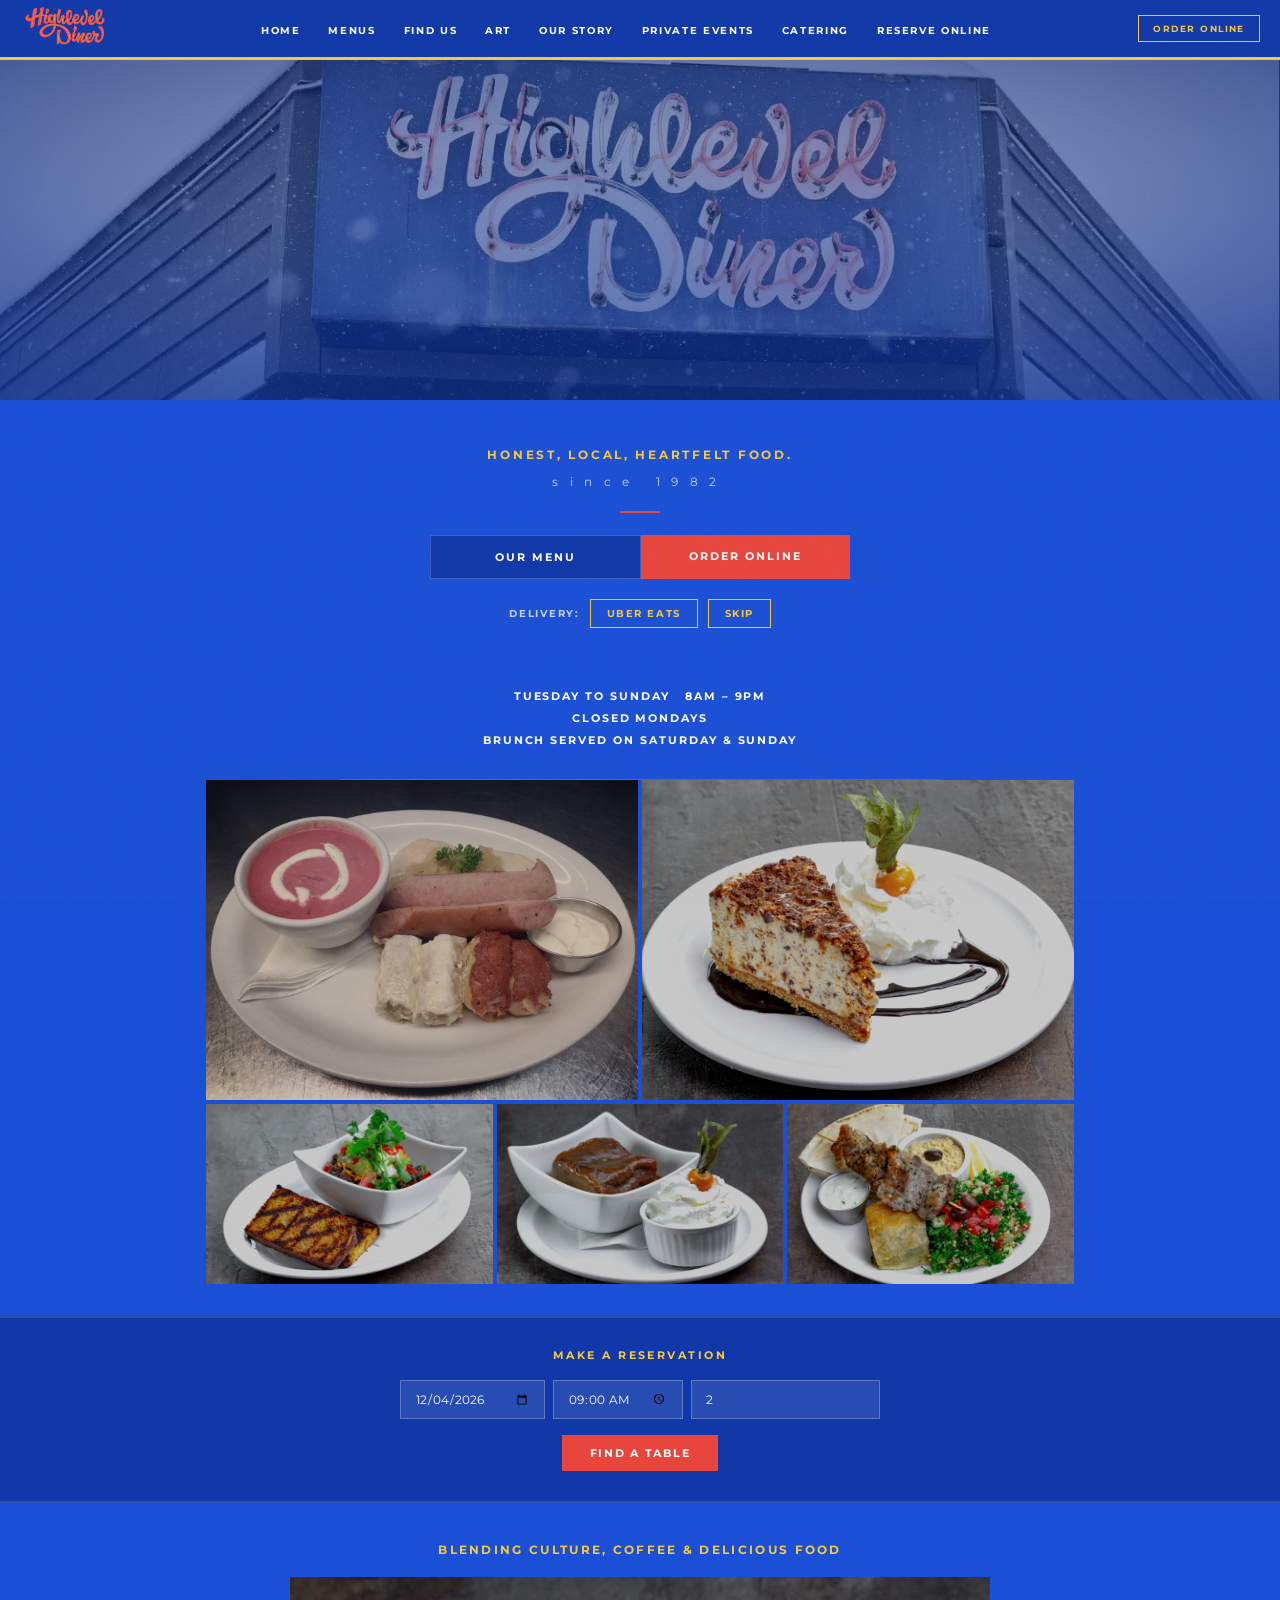
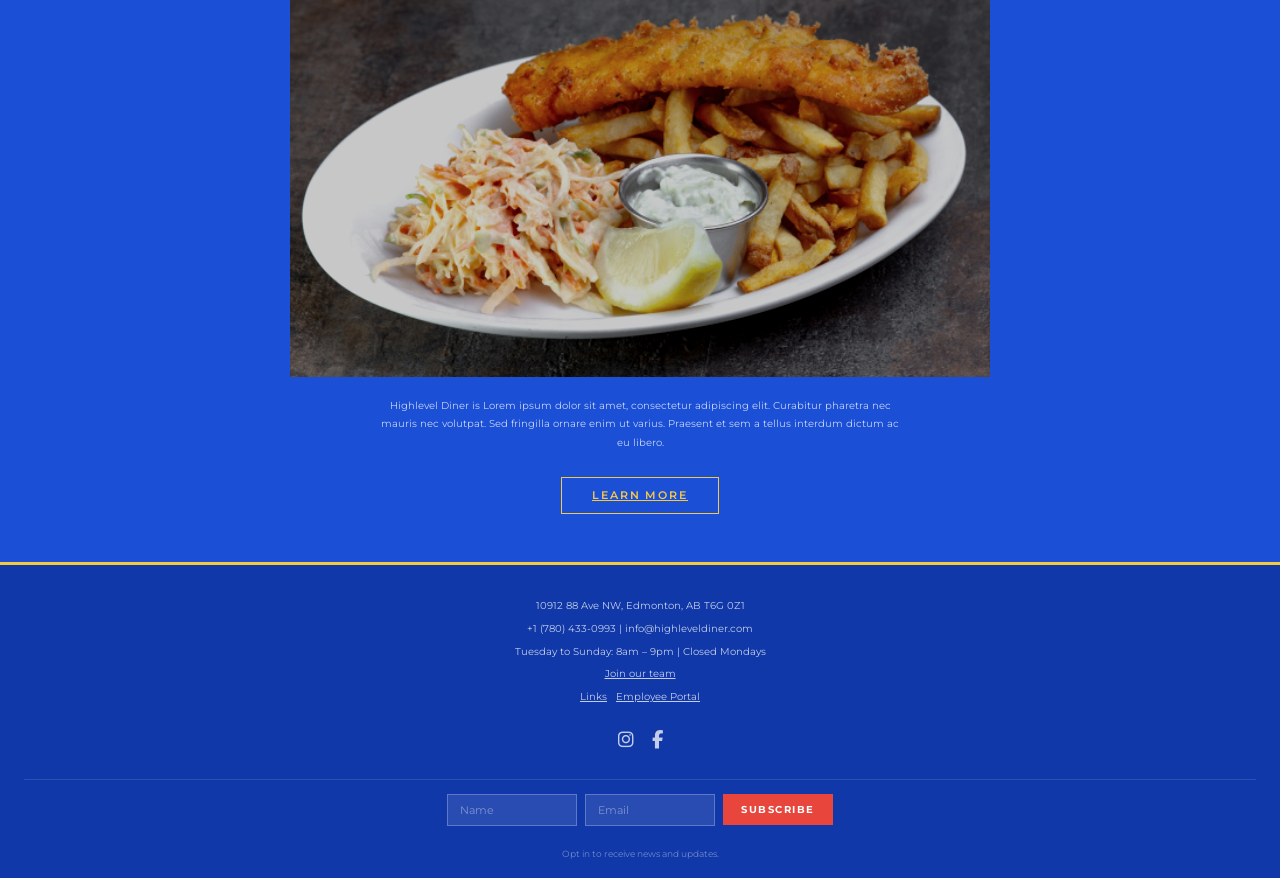
<file: highlevel/highlevel-home.html>
<!DOCTYPE html>
<html lang="en">

<head>
    <meta charset="UTF-8" />
    <meta name="viewport" content="width=device-width, initial-scale=1.0" />
    <title>Highlevel Diner — Home</title>
    <link
        href="https://fonts.googleapis.com/css2?family=Montserrat:wght@300;400;500;600;700&family=Playfair+Display:ital,wght@0,400;0,600;1,400&display=swap"
        rel="stylesheet" />
    <link rel="stylesheet" href="highlevel.css" />
    <link rel="stylesheet" href="https://cdnjs.cloudflare.com/ajax/libs/font-awesome/6.5.0/css/all.min.css">
</head>

<body>

    <!-- NAV -->
    <nav>
        <!-- <a class="nav-logo" href="highlevel-home.html">Highlevel Diner</a> -->
        <a class="nav-logo" href="highlevel-home.html">
            <img src="img/highlevel-logo.png" alt="Highlevel Diner" style="height: 40px; width: auto;" />
        </a>

        <!-- hamburger -->
        <div class="nav-toggle" id="navToggle">
            <span></span>
            <span></span>
            <span></span>
        </div>

        <!-- desktop nav -->
        <ul class="nav-links">
            <li><a href="highlevel-home.html">HOME</a></li>
            <li><a href="highlevel-menus.html">MENUS</a></li>
            <li><a href="highlevel-find-us.html">Find Us</a></li>
            <li><a href="highlevel-art.html">Art</a></li>
            <li><a href="highlevel-our-story.html">Our Story</a></li>
            <li><a href="highlevel-private-events.html">Private Events</a></li>
            <li><a href="highlevel-catering.html">Catering</a></li>
            <li>
                <a href="#" onclick="openReservationFromNav(event)">
                    Reserve Online
                </a>
            </li>
        </ul>

        <a class="nav-order-btn" href="https://order.toasttab.com/online/highlevel-diner-10912-88-ave-nw?source_id=3"
            target="_blank">Order Online</a>
    </nav>

    <!-- 🔴 MOBILE OVERLAY MENU -->
    <div class="mobile-menu" id="mobileMenu">
        <div class="mobile-close" id="navClose">&times;</div>

        <ul>
            <li><a href="highlevel-home.html">Home</a></li>
            <li><a href="highlevel-menus.html">Menus</a></li>
            <li><a href="highlevel-find-us.html">Find Us</a></li>
            <li><a href="highlevel-art.html">Art</a></li>
            <li><a href="highlevel-our-story.html">Our Story</a></li>
            <li><a href="highlevel-private-events.html">Private Events</a></li>
            <li><a href="highlevel-catering.html">Catering</a></li>
            <li>
                <a href="#" onclick="openReservationFromNav(event)">
                    Reserve Online
                </a>
            </li>
        </ul>

        <a class="mobile-order-btn" href="https://order.toasttab.com/online/highlevel-diner-10912-88-ave-nw?source_id=3"
            target="_blank">Order Online</a>
    </div>

    <!-- HERO -->
    <!-- HERO -->
    <div class="hero">
        <img src="img/cover.jpg" alt="Highlevel exterior" />
    </div>

    <!-- INTRO -->
    <div class="intro">
        <h1>Honest, Local, Heartfelt Food.<br /></h1>
        <p class="address year">since 1982</p>
        <div class="intro-divider"></div>
        <div class="cta-row">
            <a class="cta-btn cta-black" href="highlevel-menus.html">Our Menu</a>
            <a class="cta-btn cta-red"
                href="https://order.toasttab.com/online/highlevel-diner-10912-88-ave-nw?source_id=3"
                target="_blank">Order Online</a>
        </div>
        <!-- DELIVERY -->
        <div class="delivery-row">
            <span class="delivery-label">Delivery:</span>
            <a class="delivery-btn" href="https://www.ubereats.com/ca/store/highlevel-diner/onZJ_hCMWtu5_-MLGnILXA"
                target="_blank" rel="noopener">Uber Eats</a>
            <!-- TODO: swap highlevel-skip.html for the real SkipTheDishes link -->
            <a class="delivery-btn" href="highlevel-skip.html">Skip</a>
        </div>
    </div>

    <!-- HOURS -->
    <div class="hours">
        <p>Tuesday to Sunday &nbsp; 8am – 9pm</p>
        <p>Closed Mondays</p>
        <p>Brunch Served on Saturday &amp; Sunday</p>
    </div>
    <div class="divider"></div>

    <!-- PHOTO GRID -->
    <div class="photo-grid">
        <div class="top-left">
            <img src="img/card1.jpg" alt="" />
            <!-- <div class="photo-placeholder tall">Image</div> -->
        </div>
        <div class="top-right">
            <img src="img/card2.jpg" alt="" />
            <!-- <div class="photo-placeholder tall">Image</div> -->
        </div>
        <div class="bottom-row">
            <img src="img/card3.jpg" alt="" />
            <!-- <div class="photo-placeholder short">Image</div> -->
            <img src="img/card4.jpg" alt="" />
            <!-- <div class="photo-placeholder short">Image</div> -->
            <img src="img/card5.jpg" alt="" />
            <!-- <div class="photo-placeholder short">Image</div> -->
        </div>
    </div>

    <!-- RESERVATION -->
    <div id="reservationSection" class="reservation-box">
        <h3>Make a Reservation</h3>
        <div class="reservation-controls">
            <input id="resDate" type="date" class="res-field" />
            <input id="resTime" type="time" class="res-field" />
            <input id="resPeople" type="number" class="res-field" min="1" value="2" />
        </div>
        <button class="find-table-btn" onclick="openReservation()">Find a Table</button>
    </div>

    <!-- CULTURE -->
    <div class="culture-section">
        <h2>Blending Culture, Coffee &amp; Delicious Food</h2>
        <img src="img/card6.jpg" alt="Food spread" class="culture-img" />
        <!-- <div class="culture-img-placeholder">Image</div> -->
        <p class="culture-caption">
            Highlevel Diner is Lorem ipsum dolor sit amet, consectetur adipiscing elit. Curabitur pharetra nec mauris
            nec volutpat. Sed fringilla ornare enim ut varius. Praesent et sem a tellus interdum dictum ac eu libero.
        </p>
        <a class="learn-more-btn" href="highlevel-our-story.html">Learn More</a>
    </div>

    <!-- FOOTER -->
    <footer>
        <p>10912 88 Ave NW, Edmonton, AB T6G 0Z1</p>
        <p>+1 (780) 433-0993 | info@highleveldiner.com</p>
        <p>Tuesday to Sunday: 8am – 9pm | Closed Mondays</p>
        <p><a href="#">Join our team</a></p>
        <p><a href="#">Links</a> &nbsp; <a href="#">Employee Portal</a></p>
        <div class="social-icons">
            <!-- <a href="#"><i class="fa-solid fa-link"></i></a> -->
            <a href="https://www.instagram.com/highleveldiner/" target="_blank"><i
                    class="fa-brands fa-instagram"></i></a>
            <a href="https://www.facebook.com/highleveldineryeg" target="_blank"><i
                    class="fa-brands fa-facebook-f"></i></a>
            <!-- <a href="#"><i class="fa-brands fa-tripadvisor"></i></a> -->
            <!-- <a href="#"><i class="fa-solid fa-link"></i></a> -->
        </div>
        <div class="footer-divider"></div>
        <div class="footer-subscribe">
            <input type="text" placeholder="Name" />
            <input type="email" placeholder="Email" />
            <button class="subscribe-btn">Subscribe</button>
        </div>
        <p class="footer-fine">Opt in to receive news and updates.</p>
    </footer>


    <!-- RESERVATION MODAL -->
    <div id="reservationModal" class="res-modal">
        <div class="res-modal-content">
            <span class="res-close">&times;</span>

            <iframe id="toastFrame" src="" width="100%" height="600px" style="border:none;">
            </iframe>

            <!-- fallback message -->
            <div id="fallbackMsg" style="display:none; text-align:center; padding:20px;">
                <p>Unable to load reservation here.</p>
                <button onclick="openToastDirect()">Open Reservation Page</button>
            </div>
        </div>
    </div>

    <script src="main.js"></script>
</body>

</html>
</file>
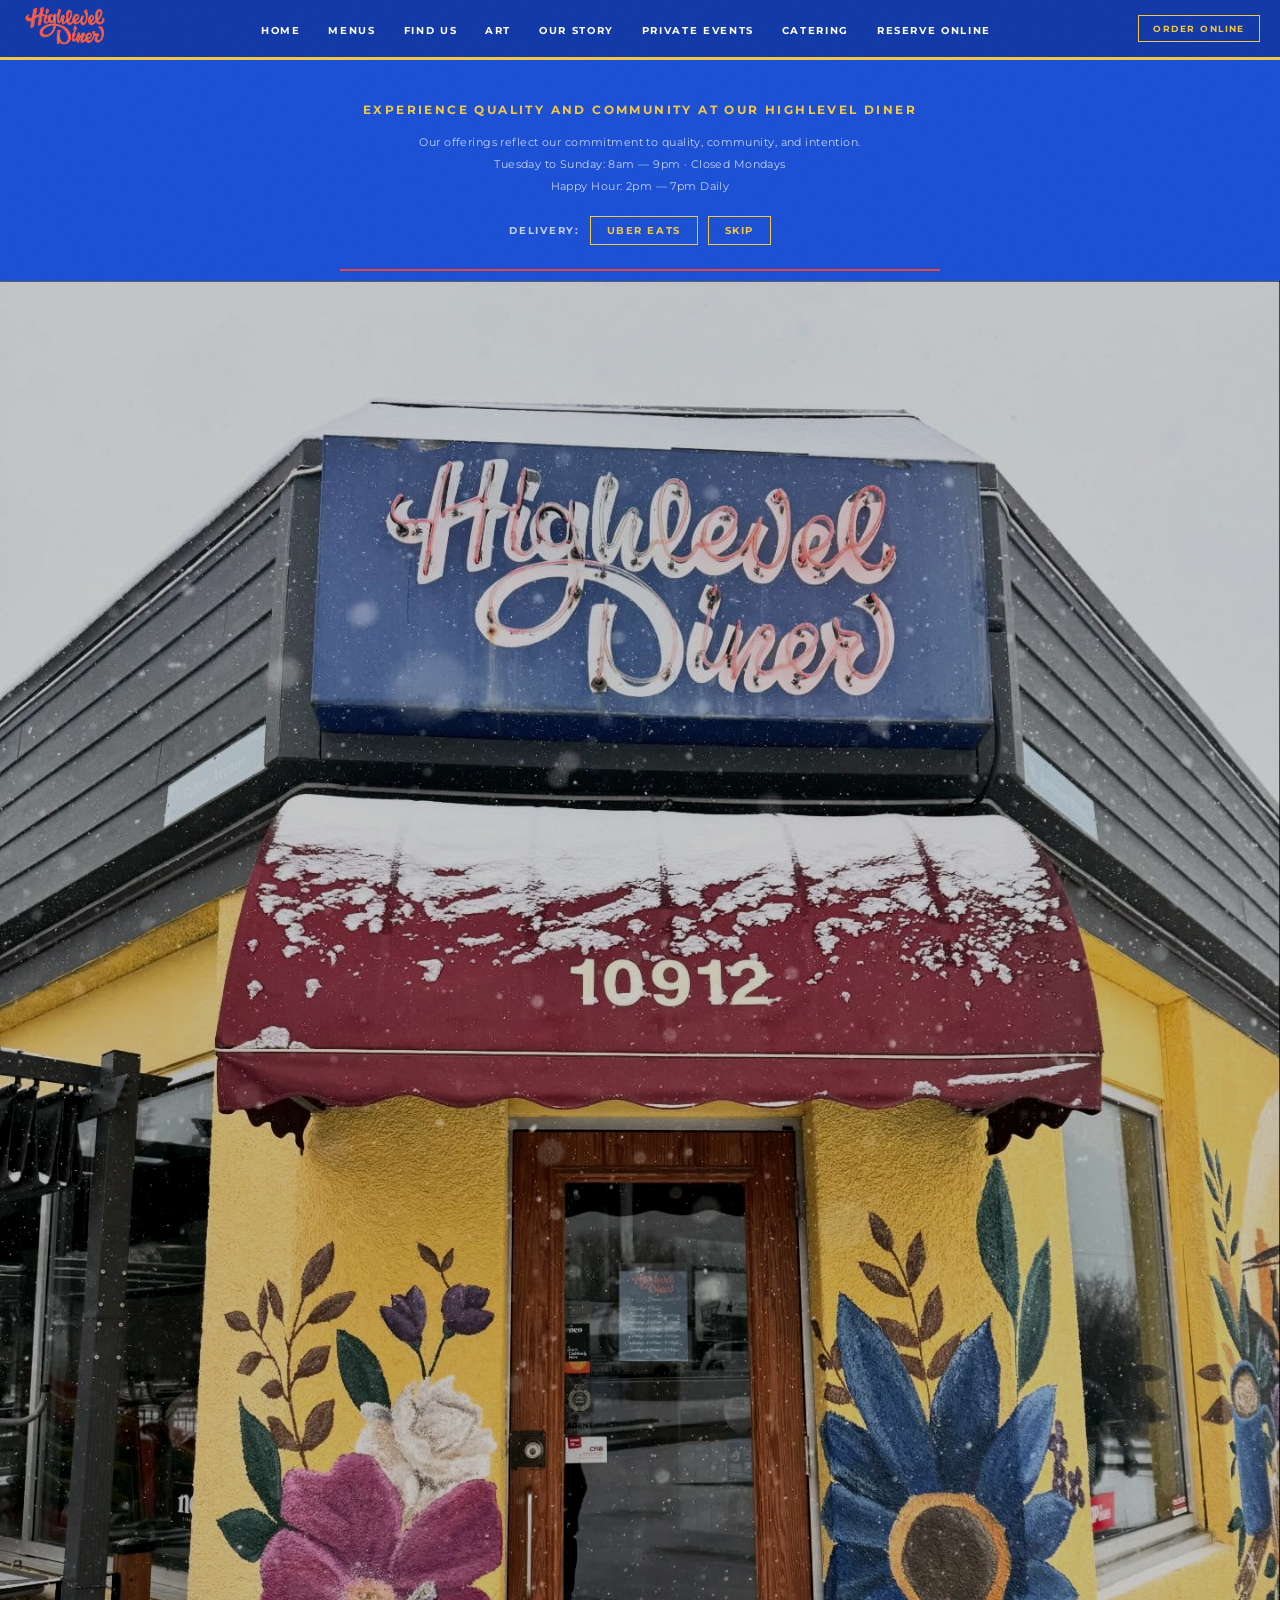
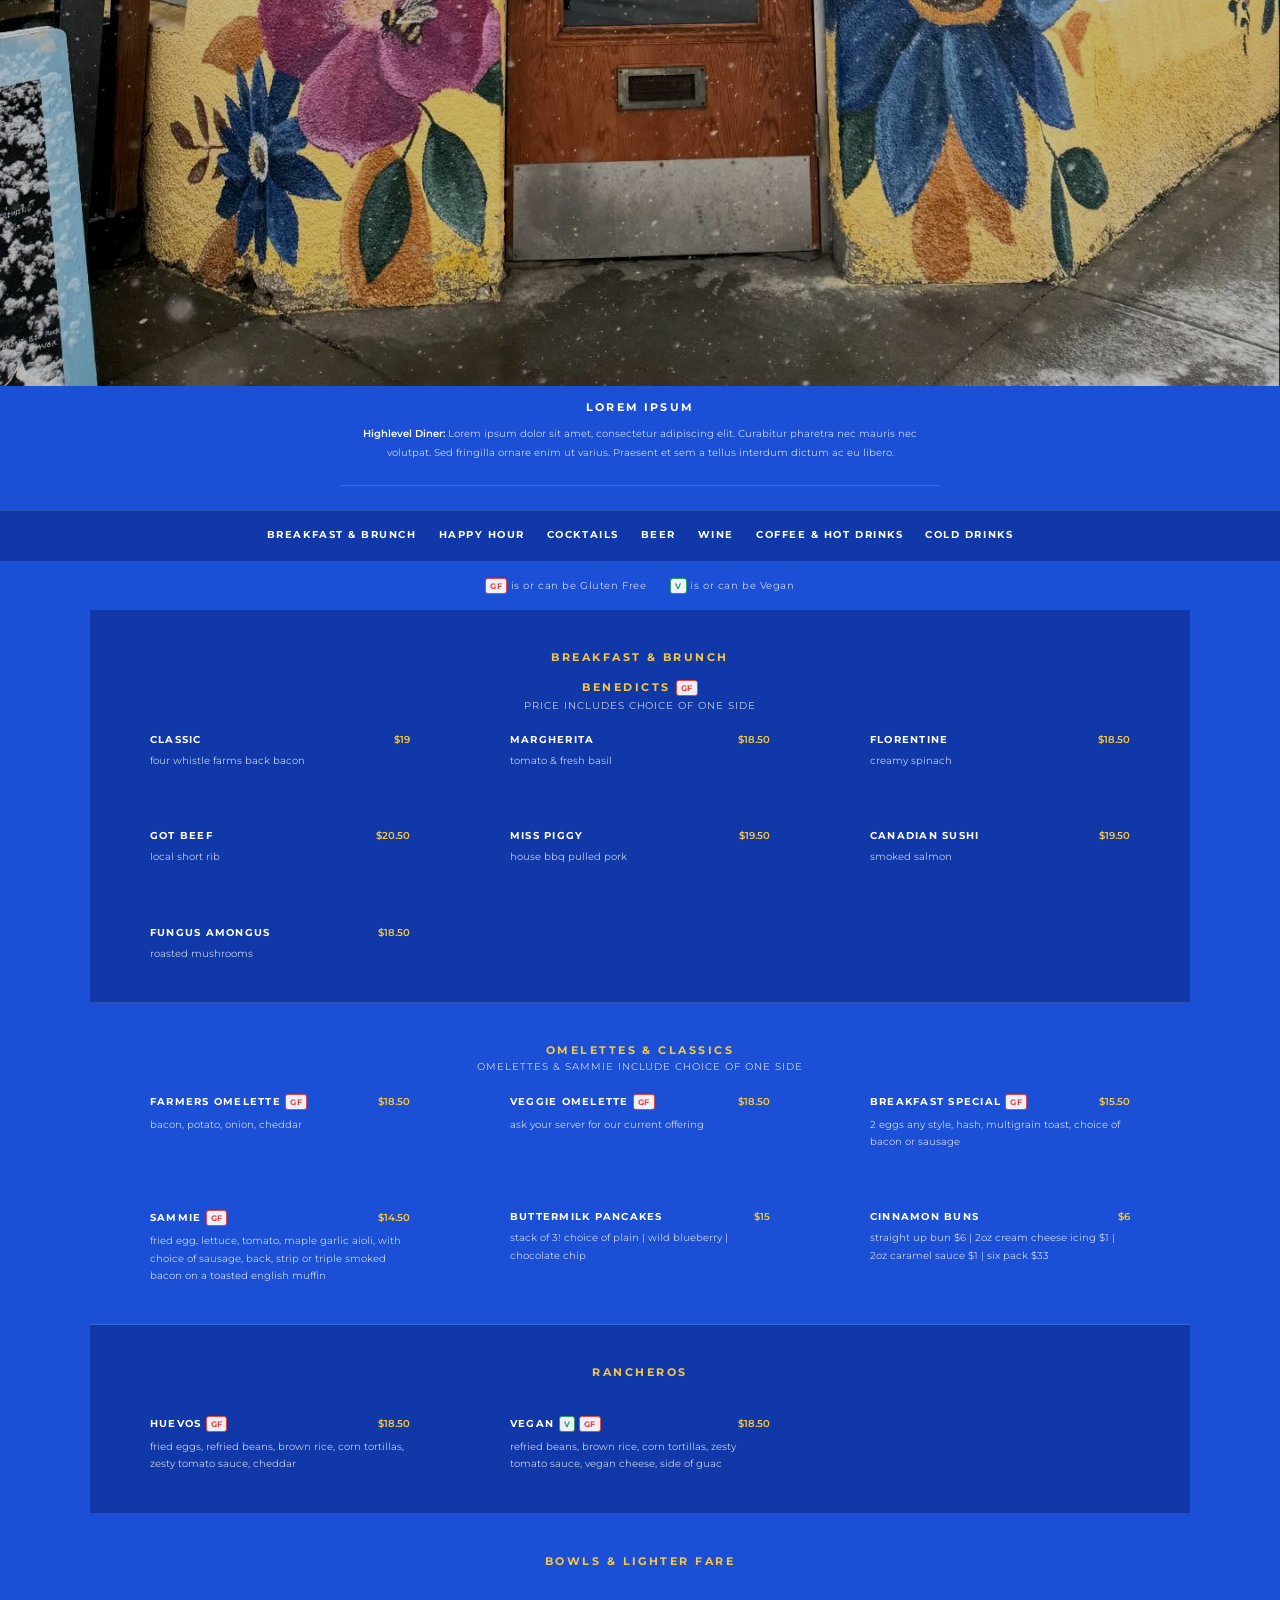
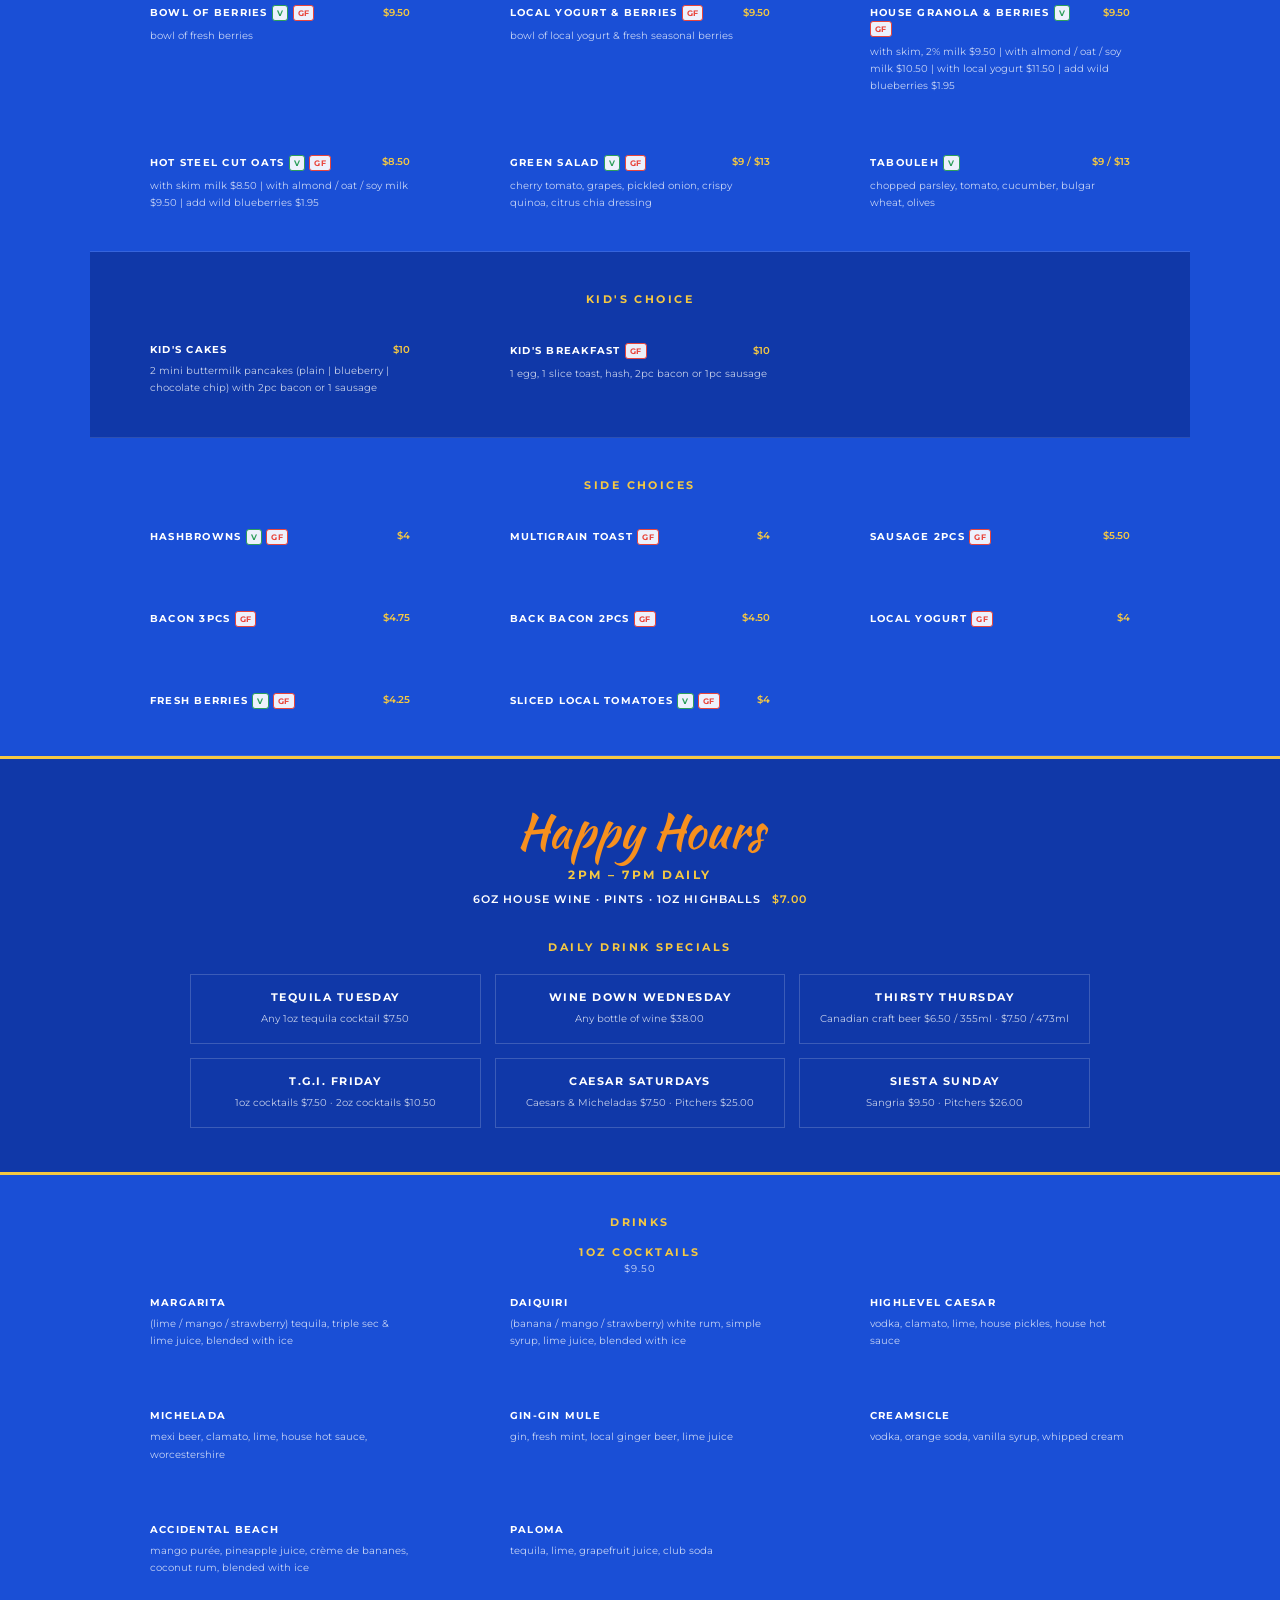
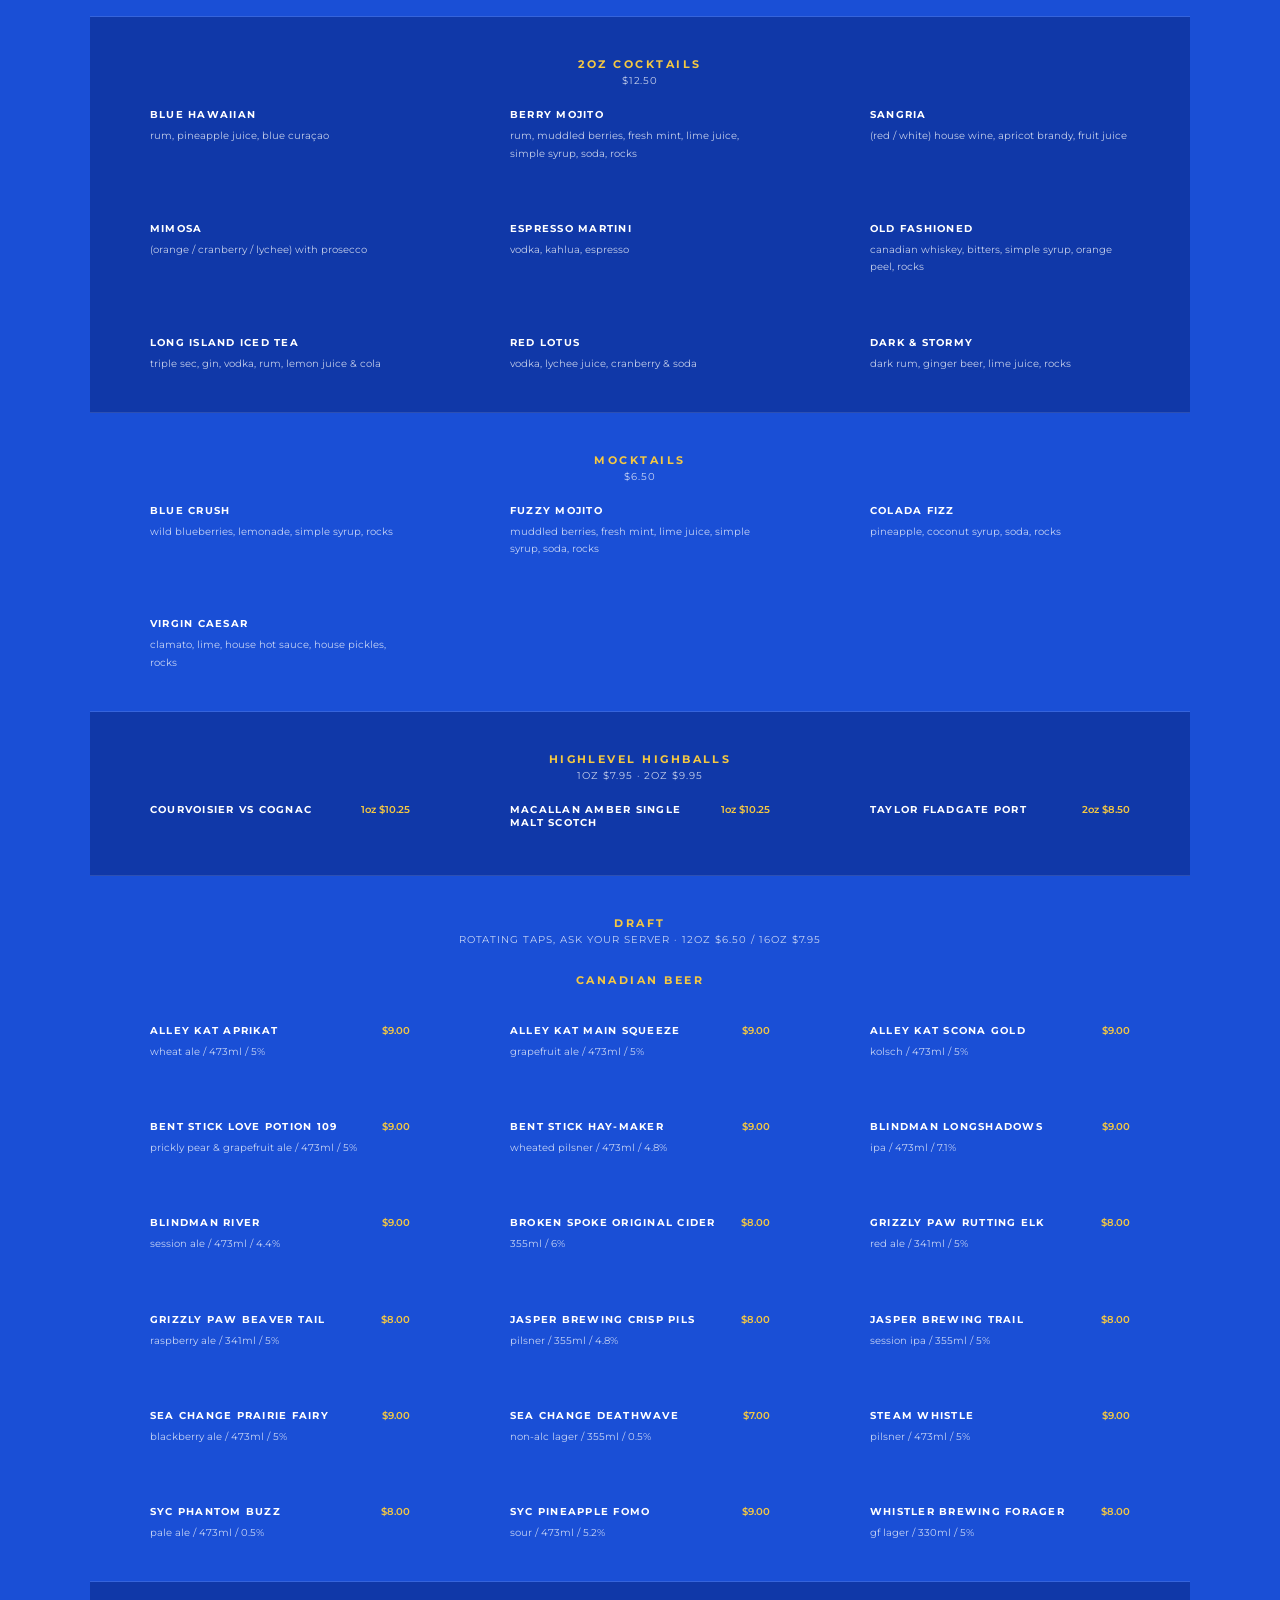
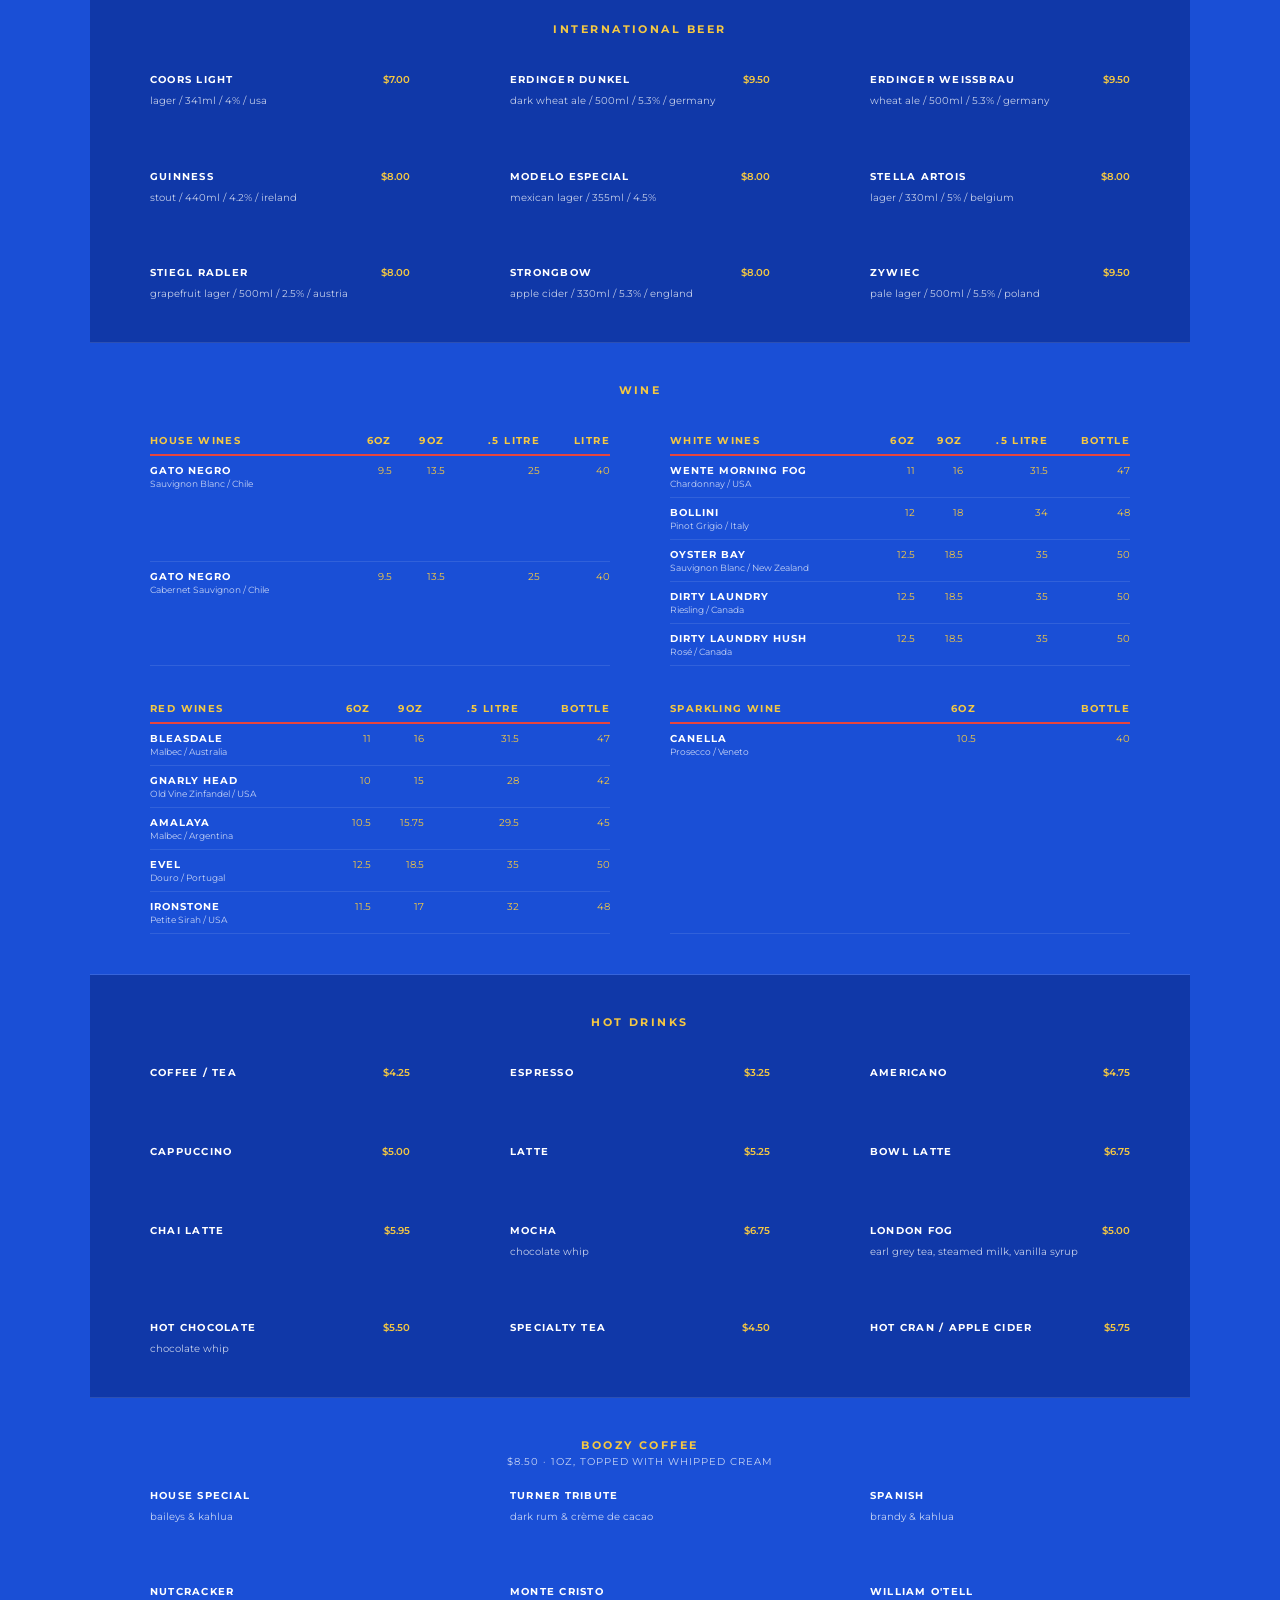
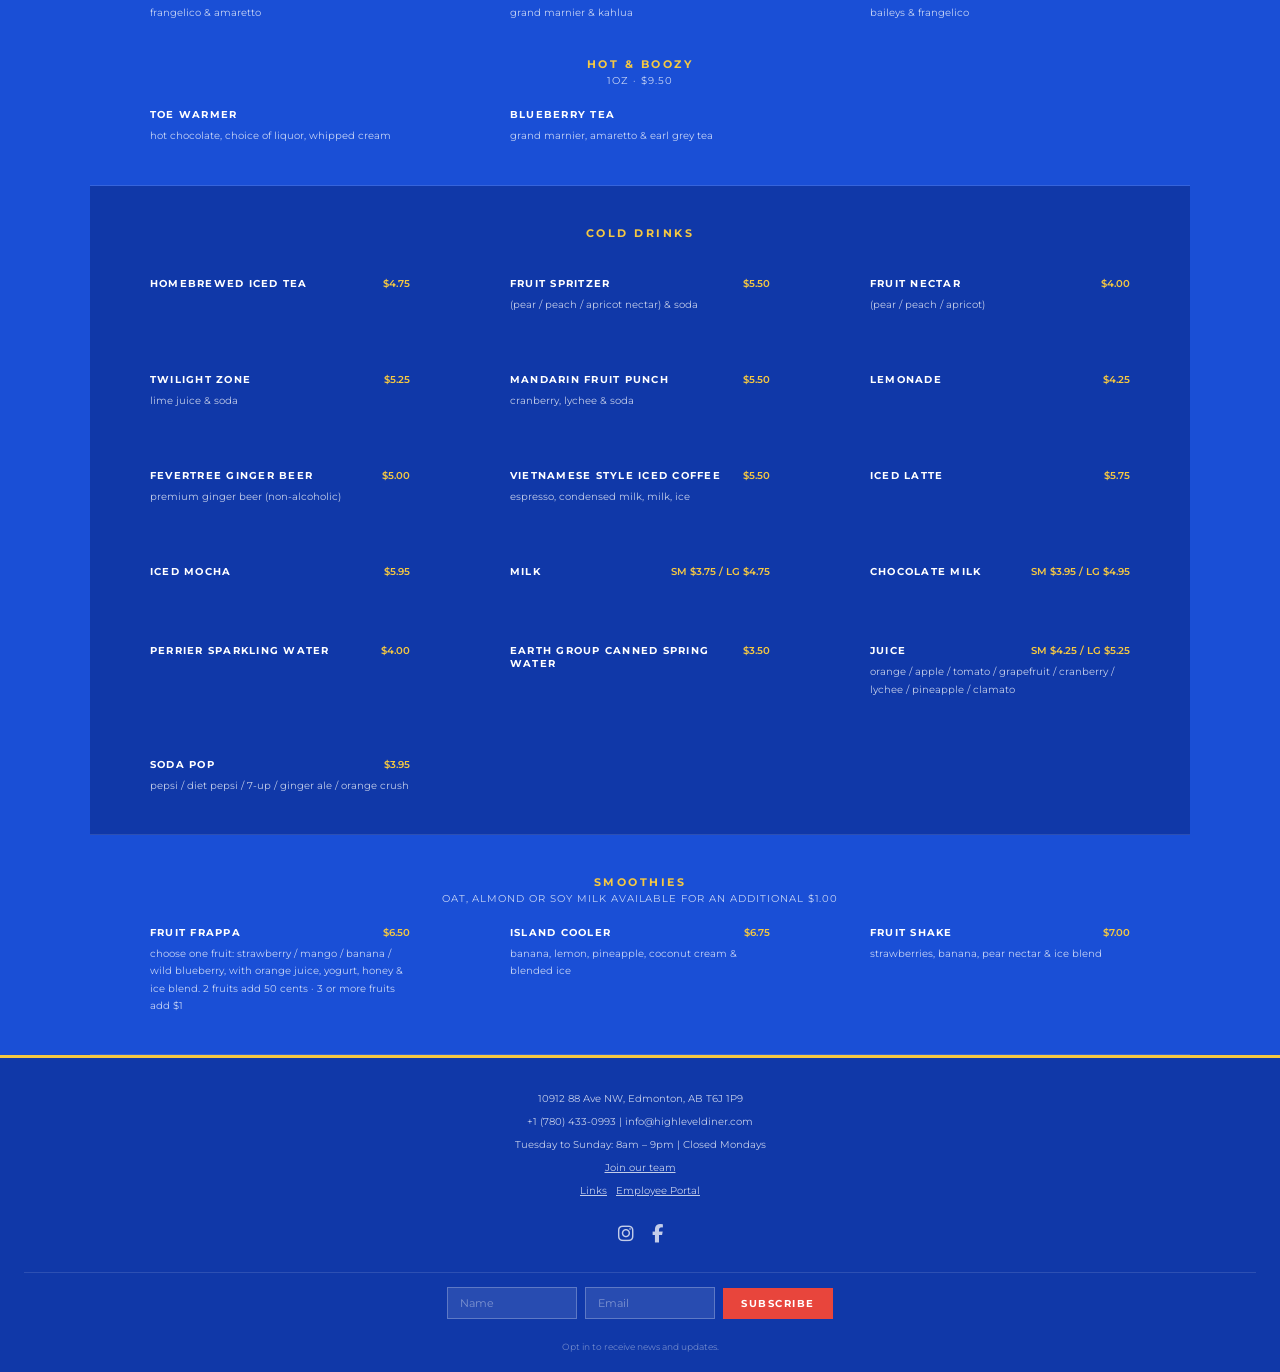
<file: highlevel/highlevel-menus.html>
<!DOCTYPE html>
<html lang="en">

<head>
    <meta charset="UTF-8" />
    <meta name="viewport" content="width=device-width, initial-scale=1.0" />
    <title>Highlevel Diner — Menus</title>
    <link
        href="https://fonts.googleapis.com/css2?family=Kaushan+Script&family=Montserrat:wght@300;400;500;600;700&family=Playfair+Display:ital,wght@0,400;0,600;1,400&display=swap"
        rel="stylesheet" />
    <link rel="stylesheet" href="highlevel.css" />
    <link rel="stylesheet" href="https://cdnjs.cloudflare.com/ajax/libs/font-awesome/6.5.0/css/all.min.css">
</head>

<body>

    <!-- NAV -->
    <nav>
        <!-- <a class="nav-logo" href="highlevel-home.html">Highlevel Diner</a> -->
        <a class="nav-logo" href="highlevel-home.html">
            <img src="img/highlevel-logo.png" alt="Highlevel Diner" style="height: 40px; width: auto;" />
        </a>
        <!-- hamburger -->
        <div class="nav-toggle" id="navToggle">
            <span></span>
            <span></span>
            <span></span>
        </div>

        <!-- desktop nav -->
        <ul class="nav-links">
            <li><a href="highlevel-home.html">HOME</a></li>
            <li><a href="highlevel-menus.html">MENUS</a></li>
            <li><a href="highlevel-find-us.html">Find Us</a></li>
            <li><a href="highlevel-art.html">Art</a></li>
            <li><a href="highlevel-our-story.html">Our Story</a></li>
            <li><a href="highlevel-private-events.html">Private Events</a></li>
            <li><a href="highlevel-catering.html">Catering</a></li>
            <li>
                <a href="#" onclick="openReservationFromNav(event)">
                    Reserve Online
                </a>
            </li>
        </ul>

        <a class="nav-order-btn" href="https://order.toasttab.com/online/highlevel-diner-10912-88-ave-nw?source_id=3"
            target="_blank">Order Online</a>
    </nav>

    <!-- 🔴 MOBILE OVERLAY MENU -->
    <div class="mobile-menu" id="mobileMenu">
        <div class="mobile-close" id="navClose">&times;</div>

        <ul>
            <li><a href="highlevel-home.html">Home</a></li>
            <li><a href="highlevel-menus.html">Menus</a></li>
            <li><a href="highlevel-find-us.html">Find Us</a></li>
            <li><a href="highlevel-art.html">Art</a></li>
            <li><a href="highlevel-our-story.html">Our Story</a></li>
            <li><a href="highlevel-private-events.html">Private Events</a></li>
            <li><a href="highlevel-catering.html">Catering</a></li>
            <li>
                <a href="#" onclick="openReservationFromNav(event)">
                    Reserve Online
                </a>
            </li>
        </ul>

        <a class="mobile-order-btn" href="https://order.toasttab.com/online/highlevel-diner-10912-88-ave-nw?source_id=3"
            target="_blank">Order Online</a>
    </div>

    <!-- MENUS HERO -->
    <div class="menus-hero">
        <h1>Experience Quality and Community at Our Highlevel Diner</h1>
        <p>Our offerings reflect our commitment to quality, community, and intention.</p>
        <p>Tuesday to Sunday: 8am — 9pm · Closed Mondays</p>
        <p>Happy Hour: 2pm — 7pm Daily</p>
        <!-- DELIVERY -->
        <div class="delivery-row">
            <span class="delivery-label">Delivery:</span>
            <a class="delivery-btn" href="https://www.ubereats.com/ca/store/highlevel-diner/onZJ_hCMWtu5_-MLGnILXA"
                target="_blank" rel="noopener">Uber Eats</a>
            <!-- TODO: swap highlevel-skip.html for the real SkipTheDishes link -->
            <a class="delivery-btn" href="highlevel-skip.html">Skip</a>
        </div>
        <div class="menus-hero-divider"></div>
    </div>

    <!-- HERO IMAGE -->
    <div class="menus-hero-img">
        <img src="img/cover.jpg" alt="HighLevel Diner Hero">
    </div>
    <!-- SUPPORTING LOCAL -->
    <div class="supporting-local">
        <h3>Lorem Ipsum</h3>
        <p>
            <strong>Highlevel Diner: </strong>Lorem ipsum dolor sit amet, consectetur adipiscing elit. Curabitur
            pharetra nec mauris nec volutpat. Sed fringilla ornare enim ut varius. Praesent et sem a tellus interdum
            dictum ac eu libero.
        </p>
        <div class="supporting-divider"></div>
    </div>

    <!-- ── MENU JUMP LINKS ── -->
    <div class="menu-jump">
        <a href="#breakfast">Breakfast &amp; Brunch</a>
        <a href="#happy-hour">Happy Hour</a>
        <a href="#cocktails">Cocktails</a>
        <a href="#beer">Beer</a>
        <a href="#wine">Wine</a>
        <a href="#coffee">Coffee &amp; Hot Drinks</a>
        <a href="#cold-drinks">Cold Drinks</a>
    </div>

    <!-- ── DIETARY LEGEND ── -->
    <div class="menu-legend">
        <span><span class="diet-tag gf">GF</span> is or can be Gluten Free</span>
        <span><span class="diet-tag vg">V</span> is or can be Vegan</span>
    </div>

    <!-- ══════════════════════════════════════════
         BREAKFAST & BRUNCH
         ══════════════════════════════════════════ -->

    <!-- ── BENEDICTS ── -->
    <div class="menu-section" id="breakfast">
        <div class="menu-section-title">Breakfast &amp; Brunch</div>
        <div class="menu-section-title" style="margin-top:16px;">Benedicts <span class="diet-tag gf">GF</span></div>
        <div class="menu-section-sub">Price includes choice of one side</div>
        <div class="menu-grid">

            <div class="menu-item">
                <div class="menu-item-header">
                    <span class="menu-item-name">Classic</span>
                    <span class="menu-item-price">$19</span>
                </div>
                <div class="menu-item-desc">Four Whistle Farms back bacon</div>
            </div>

            <div class="menu-item">
                <div class="menu-item-header">
                    <span class="menu-item-name">Margherita</span>
                    <span class="menu-item-price">$18.50</span>
                </div>
                <div class="menu-item-desc">Tomato &amp; fresh basil</div>
            </div>

            <div class="menu-item">
                <div class="menu-item-header">
                    <span class="menu-item-name">Florentine</span>
                    <span class="menu-item-price">$18.50</span>
                </div>
                <div class="menu-item-desc">Creamy spinach</div>
            </div>

            <div class="menu-item">
                <div class="menu-item-header">
                    <span class="menu-item-name">Got Beef</span>
                    <span class="menu-item-price">$20.50</span>
                </div>
                <div class="menu-item-desc">Local short rib</div>
            </div>

            <div class="menu-item">
                <div class="menu-item-header">
                    <span class="menu-item-name">Miss Piggy</span>
                    <span class="menu-item-price">$19.50</span>
                </div>
                <div class="menu-item-desc">House BBQ pulled pork</div>
            </div>

            <div class="menu-item">
                <div class="menu-item-header">
                    <span class="menu-item-name">Canadian Sushi</span>
                    <span class="menu-item-price">$19.50</span>
                </div>
                <div class="menu-item-desc">Smoked salmon</div>
            </div>

            <div class="menu-item">
                <div class="menu-item-header">
                    <span class="menu-item-name">Fungus Amongus</span>
                    <span class="menu-item-price">$18.50</span>
                </div>
                <div class="menu-item-desc">Roasted mushrooms</div>
            </div>

        </div>
    </div>

    <!-- ── OMELETTES & CLASSICS ── -->
    <div class="menu-section">
        <div class="menu-section-title">Omelettes &amp; Classics</div>
        <div class="menu-section-sub">Omelettes &amp; Sammie include choice of one side</div>
        <div class="menu-grid">

            <div class="menu-item">
                <div class="menu-item-header">
                    <span class="menu-item-name">Farmers Omelette <span class="diet-tag gf">GF</span></span>
                    <span class="menu-item-price">$18.50</span>
                </div>
                <div class="menu-item-desc">Bacon, potato, onion, cheddar</div>
            </div>

            <div class="menu-item">
                <div class="menu-item-header">
                    <span class="menu-item-name">Veggie Omelette <span class="diet-tag gf">GF</span></span>
                    <span class="menu-item-price">$18.50</span>
                </div>
                <div class="menu-item-desc">Ask your server for our current offering</div>
            </div>

            <div class="menu-item">
                <div class="menu-item-header">
                    <span class="menu-item-name">Breakfast Special <span class="diet-tag gf">GF</span></span>
                    <span class="menu-item-price">$15.50</span>
                </div>
                <div class="menu-item-desc">2 eggs any style, hash, multigrain toast, choice of bacon or sausage</div>
            </div>

            <div class="menu-item">
                <div class="menu-item-header">
                    <span class="menu-item-name">Sammie <span class="diet-tag gf">GF</span></span>
                    <span class="menu-item-price">$14.50</span>
                </div>
                <div class="menu-item-desc">Fried egg, lettuce, tomato, maple garlic aioli, with choice of sausage,
                    back, strip or triple smoked bacon on a toasted English muffin</div>
            </div>

            <div class="menu-item">
                <div class="menu-item-header">
                    <span class="menu-item-name">Buttermilk Pancakes</span>
                    <span class="menu-item-price">$15</span>
                </div>
                <div class="menu-item-desc">Stack of 3! Choice of plain | wild blueberry | chocolate chip</div>
            </div>

            <div class="menu-item">
                <div class="menu-item-header">
                    <span class="menu-item-name">Cinnamon Buns</span>
                    <span class="menu-item-price">$6</span>
                </div>
                <div class="menu-item-desc">Straight up bun $6 | 2oz cream cheese icing $1 | 2oz caramel sauce $1 |
                    six pack $33</div>
            </div>

        </div>
    </div>

    <!-- ── RANCHEROS ── -->
    <div class="menu-section">
        <div class="menu-section-title">Rancheros</div>
        <div class="menu-section-sub">&nbsp;</div>
        <div class="menu-grid">

            <div class="menu-item">
                <div class="menu-item-header">
                    <span class="menu-item-name">Huevos <span class="diet-tag gf">GF</span></span>
                    <span class="menu-item-price">$18.50</span>
                </div>
                <div class="menu-item-desc">Fried eggs, refried beans, brown rice, corn tortillas, zesty tomato sauce,
                    cheddar</div>
            </div>

            <div class="menu-item">
                <div class="menu-item-header">
                    <span class="menu-item-name">Vegan <span class="diet-tag vg">V</span> <span class="diet-tag gf">GF</span></span>
                    <span class="menu-item-price">$18.50</span>
                </div>
                <div class="menu-item-desc">Refried beans, brown rice, corn tortillas, zesty tomato sauce, vegan cheese,
                    side of guac</div>
            </div>

        </div>
    </div>

    <!-- ── BOWLS & LIGHTER ── -->
    <div class="menu-section">
        <div class="menu-section-title">Bowls &amp; Lighter Fare</div>
        <div class="menu-section-sub">&nbsp;</div>
        <div class="menu-grid">

            <div class="menu-item">
                <div class="menu-item-header">
                    <span class="menu-item-name">Bowl of Berries <span class="diet-tag vg">V</span> <span class="diet-tag gf">GF</span></span>
                    <span class="menu-item-price">$9.50</span>
                </div>
                <div class="menu-item-desc">Bowl of fresh berries</div>
            </div>

            <div class="menu-item">
                <div class="menu-item-header">
                    <span class="menu-item-name">Local Yogurt &amp; Berries <span class="diet-tag gf">GF</span></span>
                    <span class="menu-item-price">$9.50</span>
                </div>
                <div class="menu-item-desc">Bowl of local yogurt &amp; fresh seasonal berries</div>
            </div>

            <div class="menu-item">
                <div class="menu-item-header">
                    <span class="menu-item-name">House Granola &amp; Berries <span class="diet-tag vg">V</span> <span class="diet-tag gf">GF</span></span>
                    <span class="menu-item-price">$9.50</span>
                </div>
                <div class="menu-item-desc">With skim, 2% milk $9.50 | with almond / oat / soy milk $10.50 | with local
                    yogurt $11.50 | add wild blueberries $1.95</div>
            </div>

            <div class="menu-item">
                <div class="menu-item-header">
                    <span class="menu-item-name">Hot Steel Cut Oats <span class="diet-tag vg">V</span> <span class="diet-tag gf">GF</span></span>
                    <span class="menu-item-price">$8.50</span>
                </div>
                <div class="menu-item-desc">With skim milk $8.50 | with almond / oat / soy milk $9.50 | add wild
                    blueberries $1.95</div>
            </div>

            <div class="menu-item">
                <div class="menu-item-header">
                    <span class="menu-item-name">Green Salad <span class="diet-tag vg">V</span> <span class="diet-tag gf">GF</span></span>
                    <span class="menu-item-price">$9 / $13</span>
                </div>
                <div class="menu-item-desc">Cherry tomato, grapes, pickled onion, crispy quinoa, citrus chia dressing
                </div>
            </div>

            <div class="menu-item">
                <div class="menu-item-header">
                    <span class="menu-item-name">Tabouleh <span class="diet-tag vg">V</span></span>
                    <span class="menu-item-price">$9 / $13</span>
                </div>
                <div class="menu-item-desc">Chopped parsley, tomato, cucumber, bulgar wheat, olives</div>
            </div>

        </div>
    </div>

    <!-- ── KID'S CHOICE ── -->
    <div class="menu-section">
        <div class="menu-section-title">Kid's Choice</div>
        <div class="menu-section-sub">&nbsp;</div>
        <div class="menu-grid">

            <div class="menu-item">
                <div class="menu-item-header">
                    <span class="menu-item-name">Kid's Cakes</span>
                    <span class="menu-item-price">$10</span>
                </div>
                <div class="menu-item-desc">2 mini buttermilk pancakes (plain | blueberry | chocolate chip) with 2pc
                    bacon or 1 sausage</div>
            </div>

            <div class="menu-item">
                <div class="menu-item-header">
                    <span class="menu-item-name">Kid's Breakfast <span class="diet-tag gf">GF</span></span>
                    <span class="menu-item-price">$10</span>
                </div>
                <div class="menu-item-desc">1 egg, 1 slice toast, hash, 2pc bacon or 1pc sausage</div>
            </div>

        </div>
    </div>

    <!-- ── SIDE CHOICES ── -->
    <div class="menu-section">
        <div class="menu-section-title">Side Choices</div>
        <div class="menu-section-sub">&nbsp;</div>
        <div class="menu-grid">

            <div class="menu-item">
                <div class="menu-item-header">
                    <span class="menu-item-name">Hashbrowns <span class="diet-tag vg">V</span> <span class="diet-tag gf">GF</span></span>
                    <span class="menu-item-price">$4</span>
                </div>
            </div>

            <div class="menu-item">
                <div class="menu-item-header">
                    <span class="menu-item-name">Multigrain Toast <span class="diet-tag gf">GF</span></span>
                    <span class="menu-item-price">$4</span>
                </div>
            </div>

            <div class="menu-item">
                <div class="menu-item-header">
                    <span class="menu-item-name">Sausage 2pcs <span class="diet-tag gf">GF</span></span>
                    <span class="menu-item-price">$5.50</span>
                </div>
            </div>

            <div class="menu-item">
                <div class="menu-item-header">
                    <span class="menu-item-name">Bacon 3pcs <span class="diet-tag gf">GF</span></span>
                    <span class="menu-item-price">$4.75</span>
                </div>
            </div>

            <div class="menu-item">
                <div class="menu-item-header">
                    <span class="menu-item-name">Back Bacon 2pcs <span class="diet-tag gf">GF</span></span>
                    <span class="menu-item-price">$4.50</span>
                </div>
            </div>

            <div class="menu-item">
                <div class="menu-item-header">
                    <span class="menu-item-name">Local Yogurt <span class="diet-tag gf">GF</span></span>
                    <span class="menu-item-price">$4</span>
                </div>
            </div>

            <div class="menu-item">
                <div class="menu-item-header">
                    <span class="menu-item-name">Fresh Berries <span class="diet-tag vg">V</span> <span class="diet-tag gf">GF</span></span>
                    <span class="menu-item-price">$4.25</span>
                </div>
            </div>

            <div class="menu-item">
                <div class="menu-item-header">
                    <span class="menu-item-name">Sliced Local Tomatoes <span class="diet-tag vg">V</span> <span class="diet-tag gf">GF</span></span>
                    <span class="menu-item-price">$4</span>
                </div>
            </div>

        </div>
    </div>

    <!-- ══════════════════════════════════════════
         DRINKS
         ══════════════════════════════════════════ -->

    <!-- ── HAPPY HOUR ── -->
    <div class="happy-hour" id="happy-hour">
        <h2>Happy Hours</h2>
        <p class="happy-hour-time">2pm – 7pm Daily</p>
        <p class="happy-hour-deal">6oz House Wine · Pints · 1oz Highballs <span>$7.00</span></p>

        <h3>Daily Drink Specials</h3>
        <div class="specials-grid">
            <div class="special">
                <h4>Tequila Tuesday</h4>
                <p>Any 1oz tequila cocktail $7.50</p>
            </div>
            <div class="special">
                <h4>Wine Down Wednesday</h4>
                <p>Any bottle of wine $38.00</p>
            </div>
            <div class="special">
                <h4>Thirsty Thursday</h4>
                <p>Canadian craft beer $6.50 / 355ml · $7.50 / 473ml</p>
            </div>
            <div class="special">
                <h4>T.G.I. Friday</h4>
                <p>1oz cocktails $7.50 · 2oz cocktails $10.50</p>
            </div>
            <div class="special">
                <h4>Caesar Saturdays</h4>
                <p>Caesars &amp; Micheladas $7.50 · Pitchers $25.00</p>
            </div>
            <div class="special">
                <h4>Siesta Sunday</h4>
                <p>Sangria $9.50 · Pitchers $26.00</p>
            </div>
        </div>
    </div>

    <!-- ── 1OZ COCKTAILS ── -->
    <div class="menu-section" id="cocktails">
        <div class="menu-section-title">Drinks</div>
        <div class="menu-section-title" style="margin-top:16px;">1oz Cocktails</div>
        <div class="menu-section-sub">$9.50</div>
        <div class="menu-grid">

            <div class="menu-item">
                <div class="menu-item-header"><span class="menu-item-name">Margarita</span></div>
                <div class="menu-item-desc">(Lime / Mango / Strawberry) Tequila, triple sec &amp; lime juice, blended
                    with ice</div>
            </div>

            <div class="menu-item">
                <div class="menu-item-header"><span class="menu-item-name">Daiquiri</span></div>
                <div class="menu-item-desc">(Banana / Mango / Strawberry) White rum, simple syrup, lime juice, blended
                    with ice</div>
            </div>

            <div class="menu-item">
                <div class="menu-item-header"><span class="menu-item-name">Highlevel Caesar</span></div>
                <div class="menu-item-desc">Vodka, Clamato, lime, house pickles, house hot sauce</div>
            </div>

            <div class="menu-item">
                <div class="menu-item-header"><span class="menu-item-name">Michelada</span></div>
                <div class="menu-item-desc">Mexi beer, Clamato, lime, house hot sauce, Worcestershire</div>
            </div>

            <div class="menu-item">
                <div class="menu-item-header"><span class="menu-item-name">Gin-gin Mule</span></div>
                <div class="menu-item-desc">Gin, fresh mint, local ginger beer, lime juice</div>
            </div>

            <div class="menu-item">
                <div class="menu-item-header"><span class="menu-item-name">Creamsicle</span></div>
                <div class="menu-item-desc">Vodka, orange soda, vanilla syrup, whipped cream</div>
            </div>

            <div class="menu-item">
                <div class="menu-item-header"><span class="menu-item-name">Accidental Beach</span></div>
                <div class="menu-item-desc">Mango purée, pineapple juice, crème de bananes, coconut rum, blended with
                    ice</div>
            </div>

            <div class="menu-item">
                <div class="menu-item-header"><span class="menu-item-name">Paloma</span></div>
                <div class="menu-item-desc">Tequila, lime, grapefruit juice, club soda</div>
            </div>

        </div>
    </div>

    <!-- ── 2OZ COCKTAILS ── -->
    <div class="menu-section">
        <div class="menu-section-title">2oz Cocktails</div>
        <div class="menu-section-sub">$12.50</div>
        <div class="menu-grid">

            <div class="menu-item">
                <div class="menu-item-header"><span class="menu-item-name">Blue Hawaiian</span></div>
                <div class="menu-item-desc">Rum, pineapple juice, blue curaçao</div>
            </div>

            <div class="menu-item">
                <div class="menu-item-header"><span class="menu-item-name">Berry Mojito</span></div>
                <div class="menu-item-desc">Rum, muddled berries, fresh mint, lime juice, simple syrup, soda, rocks
                </div>
            </div>

            <div class="menu-item">
                <div class="menu-item-header"><span class="menu-item-name">Sangria</span></div>
                <div class="menu-item-desc">(Red / White) House wine, apricot brandy, fruit juice</div>
            </div>

            <div class="menu-item">
                <div class="menu-item-header"><span class="menu-item-name">Mimosa</span></div>
                <div class="menu-item-desc">(Orange / Cranberry / Lychee) with prosecco</div>
            </div>

            <div class="menu-item">
                <div class="menu-item-header"><span class="menu-item-name">Espresso Martini</span></div>
                <div class="menu-item-desc">Vodka, Kahlua, espresso</div>
            </div>

            <div class="menu-item">
                <div class="menu-item-header"><span class="menu-item-name">Old Fashioned</span></div>
                <div class="menu-item-desc">Canadian whiskey, bitters, simple syrup, orange peel, rocks</div>
            </div>

            <div class="menu-item">
                <div class="menu-item-header"><span class="menu-item-name">Long Island Iced Tea</span></div>
                <div class="menu-item-desc">Triple sec, gin, vodka, rum, lemon juice &amp; cola</div>
            </div>

            <div class="menu-item">
                <div class="menu-item-header"><span class="menu-item-name">Red Lotus</span></div>
                <div class="menu-item-desc">Vodka, lychee juice, cranberry &amp; soda</div>
            </div>

            <div class="menu-item">
                <div class="menu-item-header"><span class="menu-item-name">Dark &amp; Stormy</span></div>
                <div class="menu-item-desc">Dark rum, ginger beer, lime juice, rocks</div>
            </div>

        </div>
    </div>

    <!-- ── MOCKTAILS ── -->
    <div class="menu-section">
        <div class="menu-section-title">Mocktails</div>
        <div class="menu-section-sub">$6.50</div>
        <div class="menu-grid">

            <div class="menu-item">
                <div class="menu-item-header"><span class="menu-item-name">Blue Crush</span></div>
                <div class="menu-item-desc">Wild blueberries, lemonade, simple syrup, rocks</div>
            </div>

            <div class="menu-item">
                <div class="menu-item-header"><span class="menu-item-name">Fuzzy Mojito</span></div>
                <div class="menu-item-desc">Muddled berries, fresh mint, lime juice, simple syrup, soda, rocks</div>
            </div>

            <div class="menu-item">
                <div class="menu-item-header"><span class="menu-item-name">Colada Fizz</span></div>
                <div class="menu-item-desc">Pineapple, coconut syrup, soda, rocks</div>
            </div>

            <div class="menu-item">
                <div class="menu-item-header"><span class="menu-item-name">Virgin Caesar</span></div>
                <div class="menu-item-desc">Clamato, lime, house hot sauce, house pickles, rocks</div>
            </div>

        </div>
    </div>

    <!-- ── HIGHBALLS ── -->
    <div class="menu-section">
        <div class="menu-section-title">Highlevel Highballs</div>
        <div class="menu-section-sub">1oz $7.95 · 2oz $9.95</div>
        <div class="menu-grid">

            <div class="menu-item">
                <div class="menu-item-header">
                    <span class="menu-item-name">Courvoisier VS Cognac</span>
                    <span class="menu-item-price">1oz $10.25</span>
                </div>
            </div>

            <div class="menu-item">
                <div class="menu-item-header">
                    <span class="menu-item-name">Macallan Amber Single Malt Scotch</span>
                    <span class="menu-item-price">1oz $10.25</span>
                </div>
            </div>

            <div class="menu-item">
                <div class="menu-item-header">
                    <span class="menu-item-name">Taylor Fladgate Port</span>
                    <span class="menu-item-price">2oz $8.50</span>
                </div>
            </div>

        </div>
    </div>

    <!-- ── DRAFT & CANADIAN BEER ── -->
    <div class="menu-section" id="beer">
        <div class="menu-section-title">Draft</div>
        <div class="menu-section-sub">Rotating taps, ask your server · 12oz $6.50 / 16oz $7.95</div>

        <div class="menu-section-title" style="margin-top:28px;">Canadian Beer</div>
        <div class="menu-section-sub">&nbsp;</div>
        <div class="menu-grid">

            <div class="menu-item">
                <div class="menu-item-header">
                    <span class="menu-item-name">Alley Kat Aprikat</span>
                    <span class="menu-item-price">$9.00</span>
                </div>
                <div class="menu-item-desc">Wheat ale / 473ml / 5%</div>
            </div>

            <div class="menu-item">
                <div class="menu-item-header">
                    <span class="menu-item-name">Alley Kat Main Squeeze</span>
                    <span class="menu-item-price">$9.00</span>
                </div>
                <div class="menu-item-desc">Grapefruit ale / 473ml / 5%</div>
            </div>

            <div class="menu-item">
                <div class="menu-item-header">
                    <span class="menu-item-name">Alley Kat Scona Gold</span>
                    <span class="menu-item-price">$9.00</span>
                </div>
                <div class="menu-item-desc">Kolsch / 473ml / 5%</div>
            </div>

            <div class="menu-item">
                <div class="menu-item-header">
                    <span class="menu-item-name">Bent Stick Love Potion 109</span>
                    <span class="menu-item-price">$9.00</span>
                </div>
                <div class="menu-item-desc">Prickly pear &amp; grapefruit ale / 473ml / 5%</div>
            </div>

            <div class="menu-item">
                <div class="menu-item-header">
                    <span class="menu-item-name">Bent Stick Hay-Maker</span>
                    <span class="menu-item-price">$9.00</span>
                </div>
                <div class="menu-item-desc">Wheated pilsner / 473ml / 4.8%</div>
            </div>

            <div class="menu-item">
                <div class="menu-item-header">
                    <span class="menu-item-name">Blindman Longshadows</span>
                    <span class="menu-item-price">$9.00</span>
                </div>
                <div class="menu-item-desc">IPA / 473ml / 7.1%</div>
            </div>

            <div class="menu-item">
                <div class="menu-item-header">
                    <span class="menu-item-name">Blindman River</span>
                    <span class="menu-item-price">$9.00</span>
                </div>
                <div class="menu-item-desc">Session ale / 473ml / 4.4%</div>
            </div>

            <div class="menu-item">
                <div class="menu-item-header">
                    <span class="menu-item-name">Broken Spoke Original Cider</span>
                    <span class="menu-item-price">$8.00</span>
                </div>
                <div class="menu-item-desc">355ml / 6%</div>
            </div>

            <div class="menu-item">
                <div class="menu-item-header">
                    <span class="menu-item-name">Grizzly Paw Rutting Elk</span>
                    <span class="menu-item-price">$8.00</span>
                </div>
                <div class="menu-item-desc">Red ale / 341ml / 5%</div>
            </div>

            <div class="menu-item">
                <div class="menu-item-header">
                    <span class="menu-item-name">Grizzly Paw Beaver Tail</span>
                    <span class="menu-item-price">$8.00</span>
                </div>
                <div class="menu-item-desc">Raspberry ale / 341ml / 5%</div>
            </div>

            <div class="menu-item">
                <div class="menu-item-header">
                    <span class="menu-item-name">Jasper Brewing Crisp Pils</span>
                    <span class="menu-item-price">$8.00</span>
                </div>
                <div class="menu-item-desc">Pilsner / 355ml / 4.8%</div>
            </div>

            <div class="menu-item">
                <div class="menu-item-header">
                    <span class="menu-item-name">Jasper Brewing Trail</span>
                    <span class="menu-item-price">$8.00</span>
                </div>
                <div class="menu-item-desc">Session IPA / 355ml / 5%</div>
            </div>

            <div class="menu-item">
                <div class="menu-item-header">
                    <span class="menu-item-name">Sea Change Prairie Fairy</span>
                    <span class="menu-item-price">$9.00</span>
                </div>
                <div class="menu-item-desc">Blackberry ale / 473ml / 5%</div>
            </div>

            <div class="menu-item">
                <div class="menu-item-header">
                    <span class="menu-item-name">Sea Change DeathWave</span>
                    <span class="menu-item-price">$7.00</span>
                </div>
                <div class="menu-item-desc">Non-alc lager / 355ml / 0.5%</div>
            </div>

            <div class="menu-item">
                <div class="menu-item-header">
                    <span class="menu-item-name">Steam Whistle</span>
                    <span class="menu-item-price">$9.00</span>
                </div>
                <div class="menu-item-desc">Pilsner / 473ml / 5%</div>
            </div>

            <div class="menu-item">
                <div class="menu-item-header">
                    <span class="menu-item-name">SYC Phantom Buzz</span>
                    <span class="menu-item-price">$8.00</span>
                </div>
                <div class="menu-item-desc">Pale ale / 473ml / 0.5%</div>
            </div>

            <div class="menu-item">
                <div class="menu-item-header">
                    <span class="menu-item-name">SYC Pineapple FOMO</span>
                    <span class="menu-item-price">$9.00</span>
                </div>
                <div class="menu-item-desc">Sour / 473ml / 5.2%</div>
            </div>

            <div class="menu-item">
                <div class="menu-item-header">
                    <span class="menu-item-name">Whistler Brewing Forager</span>
                    <span class="menu-item-price">$8.00</span>
                </div>
                <div class="menu-item-desc">GF lager / 330ml / 5%</div>
            </div>

        </div>
    </div>

    <!-- ── INTERNATIONAL BEER ── -->
    <div class="menu-section">
        <div class="menu-section-title">International Beer</div>
        <div class="menu-section-sub">&nbsp;</div>
        <div class="menu-grid">

            <div class="menu-item">
                <div class="menu-item-header">
                    <span class="menu-item-name">Coors Light</span>
                    <span class="menu-item-price">$7.00</span>
                </div>
                <div class="menu-item-desc">Lager / 341ml / 4% / USA</div>
            </div>

            <div class="menu-item">
                <div class="menu-item-header">
                    <span class="menu-item-name">Erdinger Dunkel</span>
                    <span class="menu-item-price">$9.50</span>
                </div>
                <div class="menu-item-desc">Dark wheat ale / 500ml / 5.3% / Germany</div>
            </div>

            <div class="menu-item">
                <div class="menu-item-header">
                    <span class="menu-item-name">Erdinger Weissbrau</span>
                    <span class="menu-item-price">$9.50</span>
                </div>
                <div class="menu-item-desc">Wheat ale / 500ml / 5.3% / Germany</div>
            </div>

            <div class="menu-item">
                <div class="menu-item-header">
                    <span class="menu-item-name">Guinness</span>
                    <span class="menu-item-price">$8.00</span>
                </div>
                <div class="menu-item-desc">Stout / 440ml / 4.2% / Ireland</div>
            </div>

            <div class="menu-item">
                <div class="menu-item-header">
                    <span class="menu-item-name">Modelo Especial</span>
                    <span class="menu-item-price">$8.00</span>
                </div>
                <div class="menu-item-desc">Mexican lager / 355ml / 4.5%</div>
            </div>

            <div class="menu-item">
                <div class="menu-item-header">
                    <span class="menu-item-name">Stella Artois</span>
                    <span class="menu-item-price">$8.00</span>
                </div>
                <div class="menu-item-desc">Lager / 330ml / 5% / Belgium</div>
            </div>

            <div class="menu-item">
                <div class="menu-item-header">
                    <span class="menu-item-name">Stiegl Radler</span>
                    <span class="menu-item-price">$8.00</span>
                </div>
                <div class="menu-item-desc">Grapefruit lager / 500ml / 2.5% / Austria</div>
            </div>

            <div class="menu-item">
                <div class="menu-item-header">
                    <span class="menu-item-name">Strongbow</span>
                    <span class="menu-item-price">$8.00</span>
                </div>
                <div class="menu-item-desc">Apple cider / 330ml / 5.3% / England</div>
            </div>

            <div class="menu-item">
                <div class="menu-item-header">
                    <span class="menu-item-name">Zywiec</span>
                    <span class="menu-item-price">$9.50</span>
                </div>
                <div class="menu-item-desc">Pale lager / 500ml / 5.5% / Poland</div>
            </div>

        </div>
    </div>

    <!-- ── WINE ── -->
    <div class="menu-section" id="wine">
        <div class="menu-section-title">Wine</div>
        <div class="menu-section-sub">&nbsp;</div>

        <div class="wine-wrap">
            <table class="wine-table">
                <thead>
                    <tr>
                        <th>House Wines</th>
                        <th>6oz</th>
                        <th>9oz</th>
                        <th>.5 Litre</th>
                        <th>Litre</th>
                    </tr>
                </thead>
                <tbody>
                    <tr>
                        <td><strong>Gato Negro</strong><span>Sauvignon Blanc / Chile</span></td>
                        <td>9.5</td><td>13.5</td><td>25</td><td>40</td>
                    </tr>
                    <tr>
                        <td><strong>Gato Negro</strong><span>Cabernet Sauvignon / Chile</span></td>
                        <td>9.5</td><td>13.5</td><td>25</td><td>40</td>
                    </tr>
                </tbody>
            </table>

            <table class="wine-table">
                <thead>
                    <tr>
                        <th>White Wines</th>
                        <th>6oz</th>
                        <th>9oz</th>
                        <th>.5 Litre</th>
                        <th>Bottle</th>
                    </tr>
                </thead>
                <tbody>
                    <tr>
                        <td><strong>Wente Morning Fog</strong><span>Chardonnay / USA</span></td>
                        <td>11</td><td>16</td><td>31.5</td><td>47</td>
                    </tr>
                    <tr>
                        <td><strong>Bollini</strong><span>Pinot Grigio / Italy</span></td>
                        <td>12</td><td>18</td><td>34</td><td>48</td>
                    </tr>
                    <tr>
                        <td><strong>Oyster Bay</strong><span>Sauvignon Blanc / New Zealand</span></td>
                        <td>12.5</td><td>18.5</td><td>35</td><td>50</td>
                    </tr>
                    <!-- TODO: confirm Dirty Laundry Riesling prices (not readable in menu photo) -->
                    <tr>
                        <td><strong>Dirty Laundry</strong><span>Riesling / Canada</span></td>
                        <td>12.5</td><td>18.5</td><td>35</td><td>50</td>
                    </tr>
                    <tr>
                        <td><strong>Dirty Laundry Hush</strong><span>Rosé / Canada</span></td>
                        <td>12.5</td><td>18.5</td><td>35</td><td>50</td>
                    </tr>
                </tbody>
            </table>

            <table class="wine-table">
                <thead>
                    <tr>
                        <th>Red Wines</th>
                        <th>6oz</th>
                        <th>9oz</th>
                        <th>.5 Litre</th>
                        <th>Bottle</th>
                    </tr>
                </thead>
                <tbody>
                    <tr>
                        <td><strong>Bleasdale</strong><span>Malbec / Australia</span></td>
                        <td>11</td><td>16</td><td>31.5</td><td>47</td>
                    </tr>
                    <tr>
                        <td><strong>Gnarly Head</strong><span>Old Vine Zinfandel / USA</span></td>
                        <td>10</td><td>15</td><td>28</td><td>42</td>
                    </tr>
                    <tr>
                        <td><strong>Amalaya</strong><span>Malbec / Argentina</span></td>
                        <td>10.5</td><td>15.75</td><td>29.5</td><td>45</td>
                    </tr>
                    <tr>
                        <td><strong>Evel</strong><span>Douro / Portugal</span></td>
                        <td>12.5</td><td>18.5</td><td>35</td><td>50</td>
                    </tr>
                    <tr>
                        <td><strong>Ironstone</strong><span>Petite Sirah / USA</span></td>
                        <td>11.5</td><td>17</td><td>32</td><td>48</td>
                    </tr>
                </tbody>
            </table>

            <table class="wine-table">
                <thead>
                    <tr>
                        <th>Sparkling Wine</th>
                        <th>6oz</th>
                        <th></th>
                        <th></th>
                        <th>Bottle</th>
                    </tr>
                </thead>
                <tbody>
                    <tr>
                        <td><strong>Canella</strong><span>Prosecco / Veneto</span></td>
                        <td>10.5</td><td></td><td></td><td>40</td>
                    </tr>
                </tbody>
            </table>
        </div>
    </div>

    <!-- ── HOT DRINKS ── -->
    <div class="menu-section" id="coffee">
        <div class="menu-section-title">Hot Drinks</div>
        <div class="menu-section-sub">&nbsp;</div>
        <div class="menu-grid">

            <div class="menu-item">
                <div class="menu-item-header">
                    <span class="menu-item-name">Coffee / Tea</span>
                    <span class="menu-item-price">$4.25</span>
                </div>
            </div>

            <div class="menu-item">
                <div class="menu-item-header">
                    <span class="menu-item-name">Espresso</span>
                    <span class="menu-item-price">$3.25</span>
                </div>
            </div>

            <div class="menu-item">
                <div class="menu-item-header">
                    <span class="menu-item-name">Americano</span>
                    <span class="menu-item-price">$4.75</span>
                </div>
            </div>

            <div class="menu-item">
                <div class="menu-item-header">
                    <span class="menu-item-name">Cappuccino</span>
                    <span class="menu-item-price">$5.00</span>
                </div>
            </div>

            <div class="menu-item">
                <div class="menu-item-header">
                    <span class="menu-item-name">Latte</span>
                    <span class="menu-item-price">$5.25</span>
                </div>
            </div>

            <div class="menu-item">
                <div class="menu-item-header">
                    <span class="menu-item-name">Bowl Latte</span>
                    <span class="menu-item-price">$6.75</span>
                </div>
            </div>

            <div class="menu-item">
                <div class="menu-item-header">
                    <span class="menu-item-name">Chai Latte</span>
                    <span class="menu-item-price">$5.95</span>
                </div>
            </div>

            <div class="menu-item">
                <div class="menu-item-header">
                    <span class="menu-item-name">Mocha</span>
                    <span class="menu-item-price">$6.75</span>
                </div>
                <div class="menu-item-desc">Chocolate whip</div>
            </div>

            <div class="menu-item">
                <div class="menu-item-header">
                    <span class="menu-item-name">London Fog</span>
                    <span class="menu-item-price">$5.00</span>
                </div>
                <div class="menu-item-desc">Earl Grey tea, steamed milk, vanilla syrup</div>
            </div>

            <div class="menu-item">
                <div class="menu-item-header">
                    <span class="menu-item-name">Hot Chocolate</span>
                    <span class="menu-item-price">$5.50</span>
                </div>
                <div class="menu-item-desc">Chocolate whip</div>
            </div>

            <div class="menu-item">
                <div class="menu-item-header">
                    <span class="menu-item-name">Specialty Tea</span>
                    <span class="menu-item-price">$4.50</span>
                </div>
            </div>

            <div class="menu-item">
                <div class="menu-item-header">
                    <span class="menu-item-name">Hot Cran / Apple Cider</span>
                    <span class="menu-item-price">$5.75</span>
                </div>
            </div>

        </div>
    </div>

    <!-- ── BOOZY COFFEE ── -->
    <div class="menu-section">
        <div class="menu-section-title">Boozy Coffee</div>
        <div class="menu-section-sub">$8.50 · 1oz, topped with whipped cream</div>
        <div class="menu-grid">

            <div class="menu-item">
                <div class="menu-item-header"><span class="menu-item-name">House Special</span></div>
                <div class="menu-item-desc">Baileys &amp; Kahlua</div>
            </div>

            <div class="menu-item">
                <div class="menu-item-header"><span class="menu-item-name">Turner Tribute</span></div>
                <div class="menu-item-desc">Dark rum &amp; crème de cacao</div>
            </div>

            <div class="menu-item">
                <div class="menu-item-header"><span class="menu-item-name">Spanish</span></div>
                <div class="menu-item-desc">Brandy &amp; Kahlua</div>
            </div>

            <div class="menu-item">
                <div class="menu-item-header"><span class="menu-item-name">Nutcracker</span></div>
                <div class="menu-item-desc">Frangelico &amp; Amaretto</div>
            </div>

            <div class="menu-item">
                <div class="menu-item-header"><span class="menu-item-name">Monte Cristo</span></div>
                <div class="menu-item-desc">Grand Marnier &amp; Kahlua</div>
            </div>

            <div class="menu-item">
                <div class="menu-item-header"><span class="menu-item-name">William O'Tell</span></div>
                <div class="menu-item-desc">Baileys &amp; Frangelico</div>
            </div>

        </div>

        <div class="menu-section-title" style="margin-top:36px;">Hot &amp; Boozy</div>
        <div class="menu-section-sub">1oz · $9.50</div>
        <div class="menu-grid">

            <div class="menu-item">
                <div class="menu-item-header"><span class="menu-item-name">Toe Warmer</span></div>
                <div class="menu-item-desc">Hot chocolate, choice of liquor, whipped cream</div>
            </div>

            <div class="menu-item">
                <div class="menu-item-header"><span class="menu-item-name">Blueberry Tea</span></div>
                <div class="menu-item-desc">Grand Marnier, Amaretto &amp; Earl Grey tea</div>
            </div>

        </div>
    </div>

    <!-- ── COLD DRINKS ── -->
    <div class="menu-section" id="cold-drinks">
        <div class="menu-section-title">Cold Drinks</div>
        <div class="menu-section-sub">&nbsp;</div>
        <div class="menu-grid">

            <div class="menu-item">
                <div class="menu-item-header">
                    <span class="menu-item-name">Homebrewed Iced Tea</span>
                    <span class="menu-item-price">$4.75</span>
                </div>
            </div>

            <div class="menu-item">
                <div class="menu-item-header">
                    <span class="menu-item-name">Fruit Spritzer</span>
                    <span class="menu-item-price">$5.50</span>
                </div>
                <div class="menu-item-desc">(Pear / Peach / Apricot nectar) &amp; soda</div>
            </div>

            <div class="menu-item">
                <div class="menu-item-header">
                    <span class="menu-item-name">Fruit Nectar</span>
                    <span class="menu-item-price">$4.00</span>
                </div>
                <div class="menu-item-desc">(Pear / Peach / Apricot)</div>
            </div>

            <div class="menu-item">
                <div class="menu-item-header">
                    <span class="menu-item-name">Twilight Zone</span>
                    <span class="menu-item-price">$5.25</span>
                </div>
                <div class="menu-item-desc">Lime juice &amp; soda</div>
            </div>

            <div class="menu-item">
                <div class="menu-item-header">
                    <span class="menu-item-name">Mandarin Fruit Punch</span>
                    <span class="menu-item-price">$5.50</span>
                </div>
                <div class="menu-item-desc">Cranberry, lychee &amp; soda</div>
            </div>

            <div class="menu-item">
                <div class="menu-item-header">
                    <span class="menu-item-name">Lemonade</span>
                    <span class="menu-item-price">$4.25</span>
                </div>
            </div>

            <div class="menu-item">
                <div class="menu-item-header">
                    <span class="menu-item-name">Fevertree Ginger Beer</span>
                    <span class="menu-item-price">$5.00</span>
                </div>
                <div class="menu-item-desc">Premium ginger beer (non-alcoholic)</div>
            </div>

            <div class="menu-item">
                <div class="menu-item-header">
                    <span class="menu-item-name">Vietnamese Style Iced Coffee</span>
                    <span class="menu-item-price">$5.50</span>
                </div>
                <div class="menu-item-desc">Espresso, condensed milk, milk, ice</div>
            </div>

            <div class="menu-item">
                <div class="menu-item-header">
                    <span class="menu-item-name">Iced Latte</span>
                    <span class="menu-item-price">$5.75</span>
                </div>
            </div>

            <div class="menu-item">
                <div class="menu-item-header">
                    <span class="menu-item-name">Iced Mocha</span>
                    <span class="menu-item-price">$5.95</span>
                </div>
            </div>

            <div class="menu-item">
                <div class="menu-item-header">
                    <span class="menu-item-name">Milk</span>
                    <span class="menu-item-price">SM $3.75 / LG $4.75</span>
                </div>
            </div>

            <div class="menu-item">
                <div class="menu-item-header">
                    <span class="menu-item-name">Chocolate Milk</span>
                    <span class="menu-item-price">SM $3.95 / LG $4.95</span>
                </div>
            </div>

            <div class="menu-item">
                <div class="menu-item-header">
                    <span class="menu-item-name">Perrier Sparkling Water</span>
                    <span class="menu-item-price">$4.00</span>
                </div>
            </div>

            <div class="menu-item">
                <div class="menu-item-header">
                    <span class="menu-item-name">Earth Group Canned Spring Water</span>
                    <span class="menu-item-price">$3.50</span>
                </div>
            </div>

            <div class="menu-item">
                <div class="menu-item-header">
                    <span class="menu-item-name">Juice</span>
                    <span class="menu-item-price">SM $4.25 / LG $5.25</span>
                </div>
                <div class="menu-item-desc">Orange / apple / tomato / grapefruit / cranberry / lychee / pineapple /
                    Clamato</div>
            </div>

            <div class="menu-item">
                <div class="menu-item-header">
                    <span class="menu-item-name">Soda Pop</span>
                    <span class="menu-item-price">$3.95</span>
                </div>
                <div class="menu-item-desc">Pepsi / Diet Pepsi / 7-Up / Ginger Ale / Orange Crush</div>
            </div>

        </div>
    </div>

    <!-- ── SMOOTHIES ── -->
    <div class="menu-section">
        <div class="menu-section-title">Smoothies</div>
        <div class="menu-section-sub">Oat, almond or soy milk available for an additional $1.00</div>
        <div class="menu-grid">

            <div class="menu-item">
                <div class="menu-item-header">
                    <span class="menu-item-name">Fruit Frappa</span>
                    <span class="menu-item-price">$6.50</span>
                </div>
                <div class="menu-item-desc">Choose one fruit: strawberry / mango / banana / wild blueberry, with orange
                    juice, yogurt, honey &amp; ice blend. 2 fruits add 50 cents · 3 or more fruits add $1</div>
            </div>

            <div class="menu-item">
                <div class="menu-item-header">
                    <span class="menu-item-name">Island Cooler</span>
                    <span class="menu-item-price">$6.75</span>
                </div>
                <div class="menu-item-desc">Banana, lemon, pineapple, coconut cream &amp; blended ice</div>
            </div>

            <div class="menu-item">
                <div class="menu-item-header">
                    <span class="menu-item-name">Fruit Shake</span>
                    <span class="menu-item-price">$7.00</span>
                </div>
                <div class="menu-item-desc">Strawberries, banana, pear nectar &amp; ice blend</div>
            </div>

        </div>
    </div>

    <!-- FOOTER -->
    <footer>
        <p>10912 88 Ave NW, Edmonton, AB T6J 1P9</p>
        <p>+1 (780) 433-0993 | info@highleveldiner.com</p>
        <p>Tuesday to Sunday: 8am – 9pm | Closed Mondays</p>
        <p><a href="#">Join our team</a></p>
        <p><a href="#">Links</a> &nbsp; <a href="#">Employee Portal</a></p>
        <div class="social-icons">
            <!-- <a href="#"><i class="fa-solid fa-link"></i></a> -->
            <a href="https://www.instagram.com/highleveldiner/" target="_blank"><i
                    class="fa-brands fa-instagram"></i></a>
            <a href="https://www.facebook.com/highleveldineryeg" target="_blank"><i
                    class="fa-brands fa-facebook-f"></i></a>
            <!-- <a href="#"><i class="fa-brands fa-tripadvisor"></i></a> -->
            <!-- <a href="#"><i class="fa-solid fa-link"></i></a> -->
        </div>
        <div class="footer-divider"></div>
        <div class="footer-subscribe">
            <input type="text" placeholder="Name" />
            <input type="email" placeholder="Email" />
            <button class="subscribe-btn">Subscribe</button>
        </div>
        <p class="footer-fine">Opt in to receive news and updates.</p>
    </footer>



    <div id="reservationModal" class="res-modal">
        <div class="res-modal-content">
            <span class="res-close">&times;</span>

            <iframe id="toastFrame" src="" width="100%" height="600px" style="border:none;"></iframe>

            <div id="fallbackMsg" style="display:none; text-align:center; padding:20px;">
                <p>Unable to load reservation here.</p>
                <button onclick="openToastDirect()">Open Reservation Page</button>
            </div>
        </div>
    </div>

    <script src="main.js"></script>
</body>

</html>
</file>
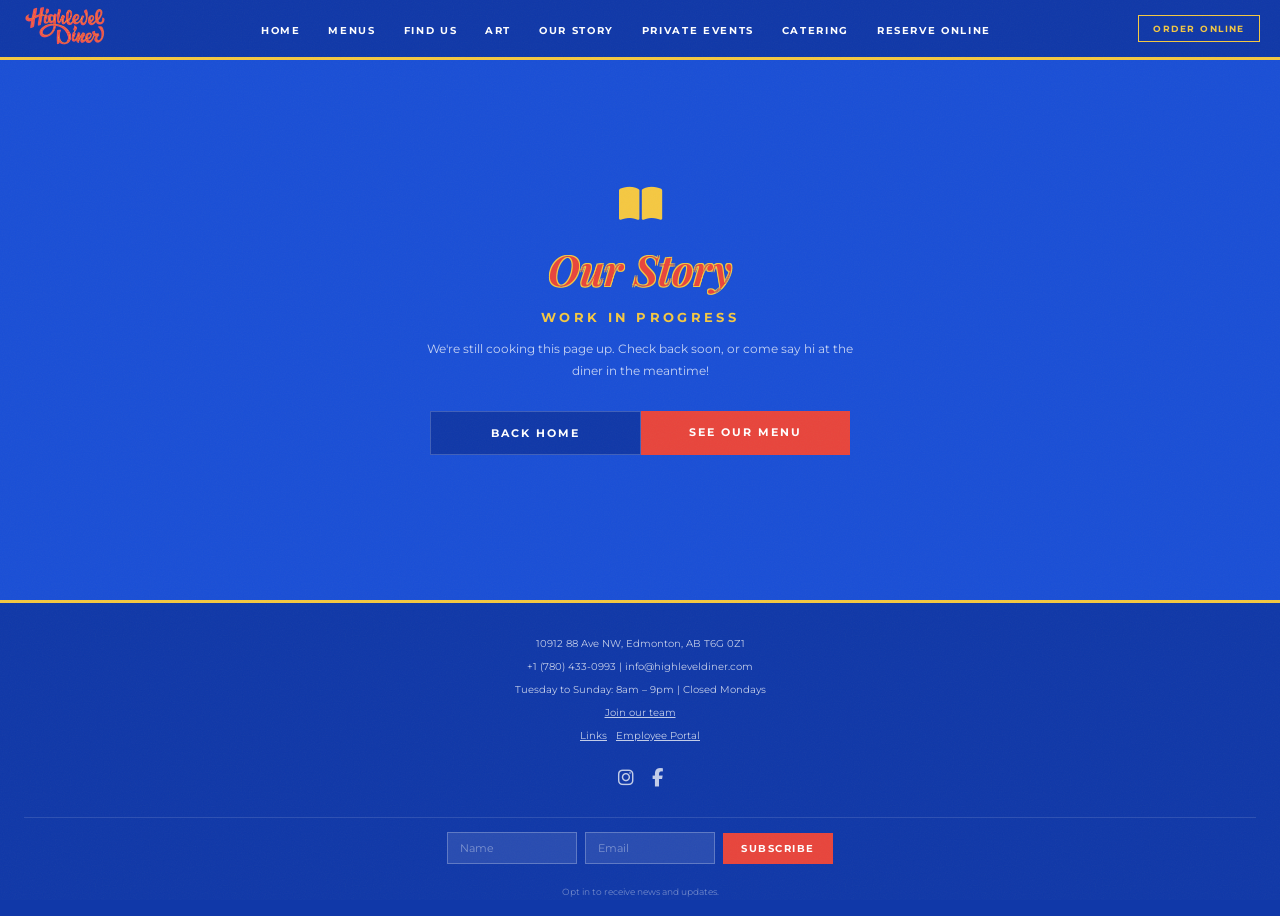
<file: highlevel/highlevel-our-story.html>
<!DOCTYPE html>
<html lang="en">

<head>
    <meta charset="UTF-8" />
    <meta name="viewport" content="width=device-width, initial-scale=1.0" />
    <title>Highlevel Diner — Our Story</title>
    <link
        href="https://fonts.googleapis.com/css2?family=Montserrat:wght@300;400;500;600;700&family=Playfair+Display:ital,wght@0,400;0,600;1,400&display=swap"
        rel="stylesheet" />
    <link rel="stylesheet" href="highlevel.css" />
    <link rel="stylesheet" href="https://cdnjs.cloudflare.com/ajax/libs/font-awesome/6.5.0/css/all.min.css">
</head>

<body>

    <!-- NAV -->
    <nav>
        <!-- <a class="nav-logo" href="highlevel-home.html">Highlevel Diner</a> -->
        <a class="nav-logo" href="highlevel-home.html">
            <img src="img/highlevel-logo.png" alt="Highlevel Diner" style="height: 40px; width: auto;" />
        </a>

        <!-- hamburger -->
        <div class="nav-toggle" id="navToggle">
            <span></span>
            <span></span>
            <span></span>
        </div>

        <!-- desktop nav -->
        <ul class="nav-links">
            <li><a href="highlevel-home.html">HOME</a></li>
            <li><a href="highlevel-menus.html">MENUS</a></li>
            <li><a href="highlevel-find-us.html">Find Us</a></li>
            <li><a href="highlevel-art.html">Art</a></li>
            <li><a href="highlevel-our-story.html">Our Story</a></li>
            <li><a href="highlevel-private-events.html">Private Events</a></li>
            <li><a href="highlevel-catering.html">Catering</a></li>
            <li>
                <a href="#" onclick="openReservationFromNav(event)">
                    Reserve Online
                </a>
            </li>
        </ul>

        <a class="nav-order-btn" href="https://order.toasttab.com/online/highlevel-diner-10912-88-ave-nw?source_id=3"
            target="_blank">Order Online</a>
    </nav>

    <!-- 🔴 MOBILE OVERLAY MENU -->
    <div class="mobile-menu" id="mobileMenu">
        <div class="mobile-close" id="navClose">&times;</div>

        <ul>
            <li><a href="highlevel-home.html">Home</a></li>
            <li><a href="highlevel-menus.html">Menus</a></li>
            <li><a href="highlevel-find-us.html">Find Us</a></li>
            <li><a href="highlevel-art.html">Art</a></li>
            <li><a href="highlevel-our-story.html">Our Story</a></li>
            <li><a href="highlevel-private-events.html">Private Events</a></li>
            <li><a href="highlevel-catering.html">Catering</a></li>
            <li>
                <a href="#" onclick="openReservationFromNav(event)">
                    Reserve Online
                </a>
            </li>
        </ul>

        <a class="mobile-order-btn" href="https://order.toasttab.com/online/highlevel-diner-10912-88-ave-nw?source_id=3"
            target="_blank">Order Online</a>
    </div>

    <!-- WORK IN PROGRESS: replace this section with the real Our Story content -->
    <div class="wip">
        <i class="fa-solid fa-book-open wip-icon"></i>
        <div class="art-hero-title">Our Story</div>
        <h1>Work in Progress</h1>
        <p>We're still cooking this page up. Check back soon, or come say hi at the diner in the meantime!</p>
        <div class="cta-row">
            <a class="cta-btn cta-black" href="highlevel-home.html">Back Home</a>
            <a class="cta-btn cta-red" href="highlevel-menus.html">See Our Menu</a>
        </div>
    </div>

    <!-- FOOTER -->
    <footer>
        <p>10912 88 Ave NW, Edmonton, AB T6G 0Z1</p>
        <p>+1 (780) 433-0993 | info@highleveldiner.com</p>
        <p>Tuesday to Sunday: 8am – 9pm | Closed Mondays</p>
        <p><a href="#">Join our team</a></p>
        <p><a href="#">Links</a> &nbsp; <a href="#">Employee Portal</a></p>
        <div class="social-icons">
            <!-- <a href="#"><i class="fa-solid fa-link"></i></a> -->
            <a href="https://www.instagram.com/highleveldiner/" target="_blank"><i
                    class="fa-brands fa-instagram"></i></a>
            <a href="https://www.facebook.com/highleveldineryeg" target="_blank"><i
                    class="fa-brands fa-facebook-f"></i></a>
            <!-- <a href="#"><i class="fa-brands fa-tripadvisor"></i></a> -->
            <!-- <a href="#"><i class="fa-solid fa-link"></i></a> -->
        </div>
        <div class="footer-divider"></div>
        <div class="footer-subscribe">
            <input type="text" placeholder="Name" />
            <input type="email" placeholder="Email" />
            <button class="subscribe-btn">Subscribe</button>
        </div>
        <p class="footer-fine">Opt in to receive news and updates.</p>
    </footer>


    <!-- RESERVATION MODAL -->
    <div id="reservationModal" class="res-modal">
        <div class="res-modal-content">
            <span class="res-close">&times;</span>

            <iframe id="toastFrame" src="" width="100%" height="600px" style="border:none;">
            </iframe>

            <!-- fallback message -->
            <div id="fallbackMsg" style="display:none; text-align:center; padding:20px;">
                <p>Unable to load reservation here.</p>
                <button onclick="openToastDirect()">Open Reservation Page</button>
            </div>
        </div>
    </div>

    <script src="main.js"></script>
</body>

</html>
</file>
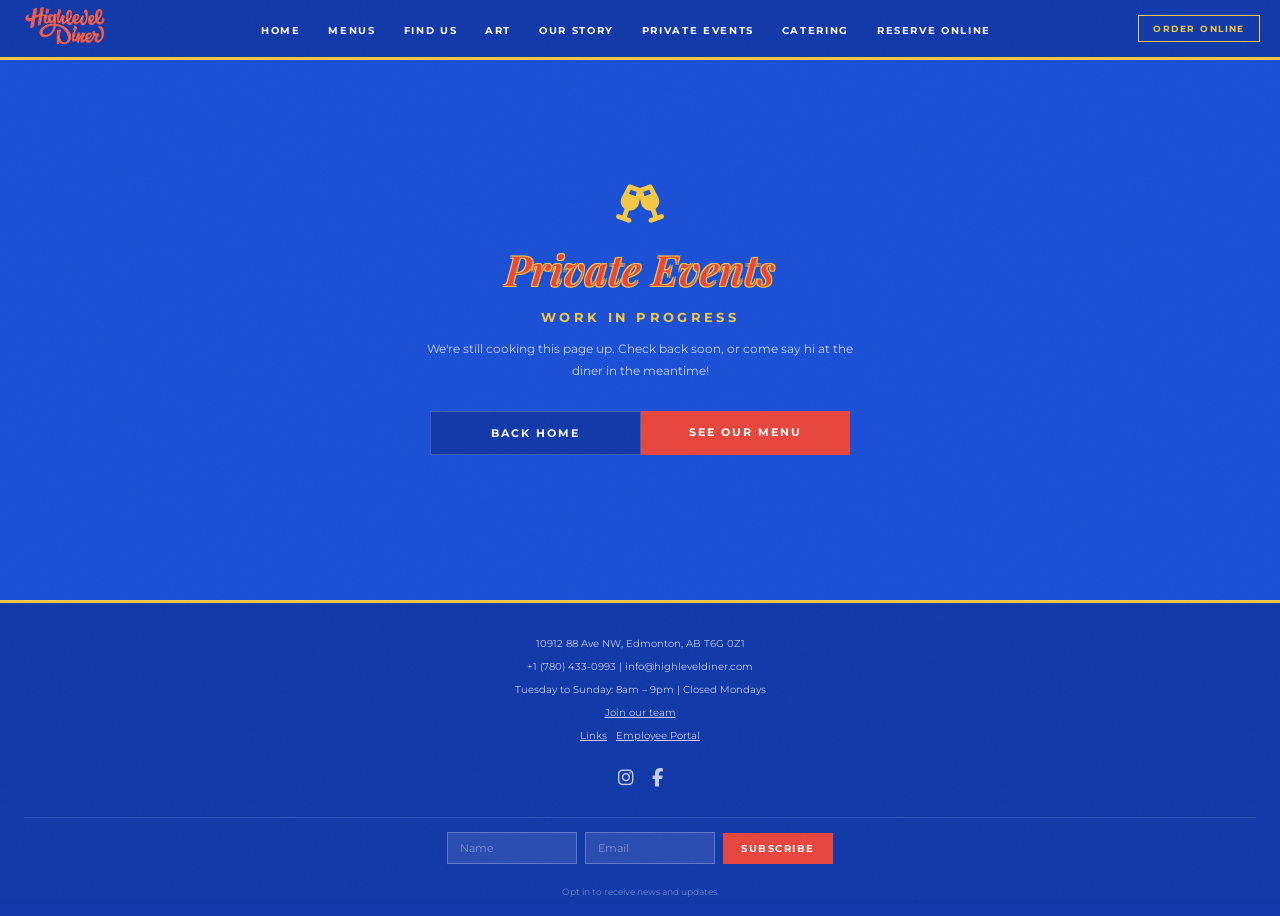
<file: highlevel/highlevel-private-events.html>
<!DOCTYPE html>
<html lang="en">

<head>
    <meta charset="UTF-8" />
    <meta name="viewport" content="width=device-width, initial-scale=1.0" />
    <title>Highlevel Diner — Private Events</title>
    <link
        href="https://fonts.googleapis.com/css2?family=Montserrat:wght@300;400;500;600;700&family=Playfair+Display:ital,wght@0,400;0,600;1,400&display=swap"
        rel="stylesheet" />
    <link rel="stylesheet" href="highlevel.css" />
    <link rel="stylesheet" href="https://cdnjs.cloudflare.com/ajax/libs/font-awesome/6.5.0/css/all.min.css">
</head>

<body>

    <!-- NAV -->
    <nav>
        <!-- <a class="nav-logo" href="highlevel-home.html">Highlevel Diner</a> -->
        <a class="nav-logo" href="highlevel-home.html">
            <img src="img/highlevel-logo.png" alt="Highlevel Diner" style="height: 40px; width: auto;" />
        </a>

        <!-- hamburger -->
        <div class="nav-toggle" id="navToggle">
            <span></span>
            <span></span>
            <span></span>
        </div>

        <!-- desktop nav -->
        <ul class="nav-links">
            <li><a href="highlevel-home.html">HOME</a></li>
            <li><a href="highlevel-menus.html">MENUS</a></li>
            <li><a href="highlevel-find-us.html">Find Us</a></li>
            <li><a href="highlevel-art.html">Art</a></li>
            <li><a href="highlevel-our-story.html">Our Story</a></li>
            <li><a href="highlevel-private-events.html">Private Events</a></li>
            <li><a href="highlevel-catering.html">Catering</a></li>
            <li>
                <a href="#" onclick="openReservationFromNav(event)">
                    Reserve Online
                </a>
            </li>
        </ul>

        <a class="nav-order-btn" href="https://order.toasttab.com/online/highlevel-diner-10912-88-ave-nw?source_id=3"
            target="_blank">Order Online</a>
    </nav>

    <!-- 🔴 MOBILE OVERLAY MENU -->
    <div class="mobile-menu" id="mobileMenu">
        <div class="mobile-close" id="navClose">&times;</div>

        <ul>
            <li><a href="highlevel-home.html">Home</a></li>
            <li><a href="highlevel-menus.html">Menus</a></li>
            <li><a href="highlevel-find-us.html">Find Us</a></li>
            <li><a href="highlevel-art.html">Art</a></li>
            <li><a href="highlevel-our-story.html">Our Story</a></li>
            <li><a href="highlevel-private-events.html">Private Events</a></li>
            <li><a href="highlevel-catering.html">Catering</a></li>
            <li>
                <a href="#" onclick="openReservationFromNav(event)">
                    Reserve Online
                </a>
            </li>
        </ul>

        <a class="mobile-order-btn" href="https://order.toasttab.com/online/highlevel-diner-10912-88-ave-nw?source_id=3"
            target="_blank">Order Online</a>
    </div>

    <!-- WORK IN PROGRESS: replace this section with the real Private Events content -->
    <div class="wip">
        <i class="fa-solid fa-champagne-glasses wip-icon"></i>
        <div class="art-hero-title">Private Events</div>
        <h1>Work in Progress</h1>
        <p>We're still cooking this page up. Check back soon, or come say hi at the diner in the meantime!</p>
        <div class="cta-row">
            <a class="cta-btn cta-black" href="highlevel-home.html">Back Home</a>
            <a class="cta-btn cta-red" href="highlevel-menus.html">See Our Menu</a>
        </div>
    </div>

    <!-- FOOTER -->
    <footer>
        <p>10912 88 Ave NW, Edmonton, AB T6G 0Z1</p>
        <p>+1 (780) 433-0993 | info@highleveldiner.com</p>
        <p>Tuesday to Sunday: 8am – 9pm | Closed Mondays</p>
        <p><a href="#">Join our team</a></p>
        <p><a href="#">Links</a> &nbsp; <a href="#">Employee Portal</a></p>
        <div class="social-icons">
            <!-- <a href="#"><i class="fa-solid fa-link"></i></a> -->
            <a href="https://www.instagram.com/highleveldiner/" target="_blank"><i
                    class="fa-brands fa-instagram"></i></a>
            <a href="https://www.facebook.com/highleveldineryeg" target="_blank"><i
                    class="fa-brands fa-facebook-f"></i></a>
            <!-- <a href="#"><i class="fa-brands fa-tripadvisor"></i></a> -->
            <!-- <a href="#"><i class="fa-solid fa-link"></i></a> -->
        </div>
        <div class="footer-divider"></div>
        <div class="footer-subscribe">
            <input type="text" placeholder="Name" />
            <input type="email" placeholder="Email" />
            <button class="subscribe-btn">Subscribe</button>
        </div>
        <p class="footer-fine">Opt in to receive news and updates.</p>
    </footer>


    <!-- RESERVATION MODAL -->
    <div id="reservationModal" class="res-modal">
        <div class="res-modal-content">
            <span class="res-close">&times;</span>

            <iframe id="toastFrame" src="" width="100%" height="600px" style="border:none;">
            </iframe>

            <!-- fallback message -->
            <div id="fallbackMsg" style="display:none; text-align:center; padding:20px;">
                <p>Unable to load reservation here.</p>
                <button onclick="openToastDirect()">Open Reservation Page</button>
            </div>
        </div>
    </div>

    <script src="main.js"></script>
</body>

</html>
</file>
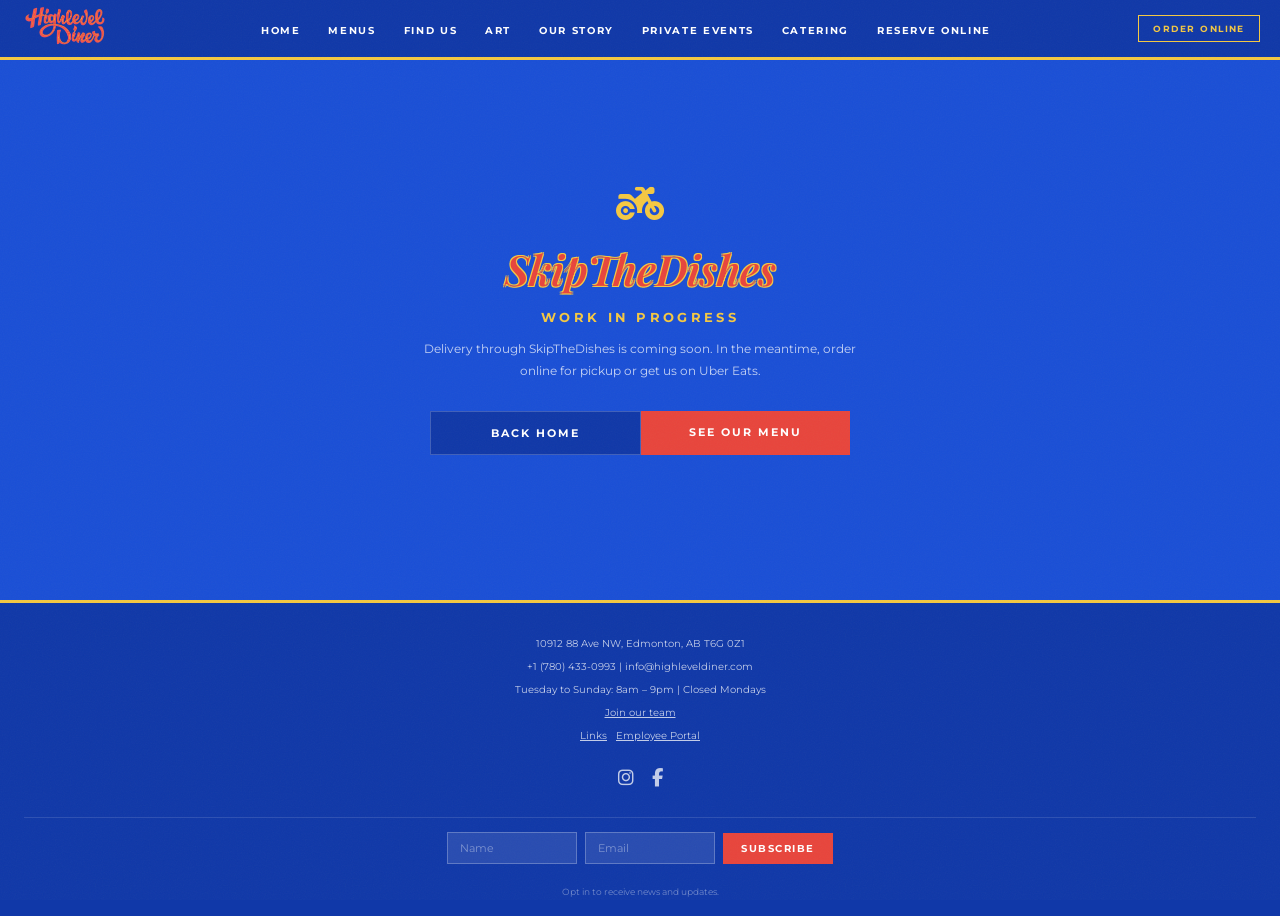
<file: highlevel/highlevel-skip.html>
<!DOCTYPE html>
<html lang="en">

<head>
    <meta charset="UTF-8" />
    <meta name="viewport" content="width=device-width, initial-scale=1.0" />
    <title>Highlevel Diner — SkipTheDishes</title>
    <link
        href="https://fonts.googleapis.com/css2?family=Montserrat:wght@300;400;500;600;700&family=Playfair+Display:ital,wght@0,400;0,600;1,400&display=swap"
        rel="stylesheet" />
    <link rel="stylesheet" href="highlevel.css" />
    <link rel="stylesheet" href="https://cdnjs.cloudflare.com/ajax/libs/font-awesome/6.5.0/css/all.min.css">
</head>

<body>

    <!-- NAV -->
    <nav>
        <!-- <a class="nav-logo" href="highlevel-home.html">Highlevel Diner</a> -->
        <a class="nav-logo" href="highlevel-home.html">
            <img src="img/highlevel-logo.png" alt="Highlevel Diner" style="height: 40px; width: auto;" />
        </a>

        <!-- hamburger -->
        <div class="nav-toggle" id="navToggle">
            <span></span>
            <span></span>
            <span></span>
        </div>

        <!-- desktop nav -->
        <ul class="nav-links">
            <li><a href="highlevel-home.html">HOME</a></li>
            <li><a href="highlevel-menus.html">MENUS</a></li>
            <li><a href="highlevel-find-us.html">Find Us</a></li>
            <li><a href="highlevel-art.html">Art</a></li>
            <li><a href="highlevel-our-story.html">Our Story</a></li>
            <li><a href="highlevel-private-events.html">Private Events</a></li>
            <li><a href="highlevel-catering.html">Catering</a></li>
            <li>
                <a href="#" onclick="openReservationFromNav(event)">
                    Reserve Online
                </a>
            </li>
        </ul>

        <a class="nav-order-btn" href="https://order.toasttab.com/online/highlevel-diner-10912-88-ave-nw?source_id=3"
            target="_blank">Order Online</a>
    </nav>

    <!-- 🔴 MOBILE OVERLAY MENU -->
    <div class="mobile-menu" id="mobileMenu">
        <div class="mobile-close" id="navClose">&times;</div>

        <ul>
            <li><a href="highlevel-home.html">Home</a></li>
            <li><a href="highlevel-menus.html">Menus</a></li>
            <li><a href="highlevel-find-us.html">Find Us</a></li>
            <li><a href="highlevel-art.html">Art</a></li>
            <li><a href="highlevel-our-story.html">Our Story</a></li>
            <li><a href="highlevel-private-events.html">Private Events</a></li>
            <li><a href="highlevel-catering.html">Catering</a></li>
            <li>
                <a href="#" onclick="openReservationFromNav(event)">
                    Reserve Online
                </a>
            </li>
        </ul>

        <a class="mobile-order-btn" href="https://order.toasttab.com/online/highlevel-diner-10912-88-ave-nw?source_id=3"
            target="_blank">Order Online</a>
    </div>

    <!-- WORK IN PROGRESS: replace with the real SkipTheDishes link (on home + menus pages) once we have it -->
    <div class="wip">
        <i class="fa-solid fa-motorcycle wip-icon"></i>
        <div class="art-hero-title">SkipTheDishes</div>
        <h1>Work in Progress</h1>
        <p>Delivery through SkipTheDishes is coming soon. In the meantime, order online for pickup or get us on Uber Eats.</p>
        <div class="cta-row">
            <a class="cta-btn cta-black" href="highlevel-home.html">Back Home</a>
            <a class="cta-btn cta-red" href="highlevel-menus.html">See Our Menu</a>
        </div>
    </div>

    <!-- FOOTER -->
    <footer>
        <p>10912 88 Ave NW, Edmonton, AB T6G 0Z1</p>
        <p>+1 (780) 433-0993 | info@highleveldiner.com</p>
        <p>Tuesday to Sunday: 8am – 9pm | Closed Mondays</p>
        <p><a href="#">Join our team</a></p>
        <p><a href="#">Links</a> &nbsp; <a href="#">Employee Portal</a></p>
        <div class="social-icons">
            <!-- <a href="#"><i class="fa-solid fa-link"></i></a> -->
            <a href="https://www.instagram.com/highleveldiner/" target="_blank"><i
                    class="fa-brands fa-instagram"></i></a>
            <a href="https://www.facebook.com/highleveldineryeg" target="_blank"><i
                    class="fa-brands fa-facebook-f"></i></a>
            <!-- <a href="#"><i class="fa-brands fa-tripadvisor"></i></a> -->
            <!-- <a href="#"><i class="fa-solid fa-link"></i></a> -->
        </div>
        <div class="footer-divider"></div>
        <div class="footer-subscribe">
            <input type="text" placeholder="Name" />
            <input type="email" placeholder="Email" />
            <button class="subscribe-btn">Subscribe</button>
        </div>
        <p class="footer-fine">Opt in to receive news and updates.</p>
    </footer>


    <!-- RESERVATION MODAL -->
    <div id="reservationModal" class="res-modal">
        <div class="res-modal-content">
            <span class="res-close">&times;</span>

            <iframe id="toastFrame" src="" width="100%" height="600px" style="border:none;">
            </iframe>

            <!-- fallback message -->
            <div id="fallbackMsg" style="display:none; text-align:center; padding:20px;">
                <p>Unable to load reservation here.</p>
                <button onclick="openToastDirect()">Open Reservation Page</button>
            </div>
        </div>
    </div>

    <script src="main.js"></script>
</body>

</html>
</file>
<file: cerkal/style.css>
/* ─── RESET & VARIABLES ─── */
*,
*::before,
*::after {
    box-sizing: border-box;
    margin: 0;
    padding: 0;
}

:root {
    --navy: #0a2647;
    --navy-mid: #0e3260;
    --navy-light: #1a4a7a;
    --orange: #e8630a;
    --orange-lt: #f07c30;
    --orange-dim: #c05008;
    --cream: #f8f5f0;
    --text: #1a1a2e;
    --muted: #5a6070;
    --white: #ffffff;
}

html {
    scroll-behavior: smooth;
}

body {
    font-family: 'DM Sans', sans-serif;
    color: var(--text);
    background: var(--white);
    overflow-x: hidden;
}

/* ─── NAV ─── */
nav {
    position: fixed;
    top: 0;
    left: 0;
    right: 0;
    z-index: 100;
    background: var(--navy);
    display: flex;
    align-items: center;
    justify-content: space-between;
    padding: 0 5%;
    height: 70px;
    border-bottom: 3px solid var(--orange);
}

.nav-logo {
    display: flex;
    align-items: center;
    gap: 12px;
    text-decoration: none;
}

.logo-mark {
    width: 40px;
    height: 40px;
    border-radius: 6px;
    background: var(--orange);
    display: flex;
    align-items: center;
    justify-content: center;
    font-family: 'Playfair Display', serif;
    font-weight: 700;
    font-size: 18px;
    color: var(--white);
    letter-spacing: -1px;
    flex-shrink: 0;
}

.logo-text {
    display: flex;
    flex-direction: column;
}

.logo-name {
    font-family: 'Playfair Display', serif;
    font-size: 15px;
    font-weight: 600;
    color: var(--white);
    line-height: 1.1;
}

.logo-sub {
    font-size: 10px;
    font-weight: 400;
    letter-spacing: 2px;
    color: var(--orange-lt);
    text-transform: uppercase;
}

.nav-links {
    display: flex;
    align-items: center;
    gap: 32px;
}

.nav-links a {
    color: rgba(255, 255, 255, 0.75);
    text-decoration: none;
    font-size: 14px;
    transition: color 0.2s;
}

.nav-links a:hover {
    color: var(--orange-lt);
}

.nav-cta {
    background: var(--orange) !important;
    color: var(--white) !important;
    padding: 9px 20px;
    border-radius: 5px;
    font-weight: 500 !important;
    transition: background 0.2s !important;
}

.nav-cta:hover {
    background: var(--orange-dim) !important;
}

/* ─── HERO ─── */
.hero {
    min-height: 100vh;
    background: var(--navy);
    display: flex;
    align-items: center;
    padding: 120px 5% 80px;
    position: relative;
    overflow: hidden;
}

.hero::before {
    content: '';
    position: absolute;
    top: -100px;
    right: -100px;
    width: 600px;
    height: 600px;
    border-radius: 50%;
    background: radial-gradient(circle, rgba(232, 99, 10, 0.18) 0%, transparent 70%);
    pointer-events: none;
}

.hero::after {
    content: '';
    position: absolute;
    bottom: -80px;
    left: 10%;
    width: 400px;
    height: 400px;
    border-radius: 50%;
    background: radial-gradient(circle, rgba(26, 74, 122, 0.5) 0%, transparent 70%);
    pointer-events: none;
}

.hero-inner {
    max-width: 1200px;
    margin: 0 auto;
    width: 100%;
    display: grid;
    grid-template-columns: 1fr 1fr;
    gap: 80px;
    align-items: center;
}

.hero-badge {
    display: inline-flex;
    align-items: center;
    gap: 8px;
    background: rgba(232, 99, 10, 0.15);
    border: 1px solid rgba(232, 99, 10, 0.4);
    color: var(--orange-lt);
    font-size: 12px;
    letter-spacing: 2px;
    text-transform: uppercase;
    padding: 6px 14px;
    border-radius: 20px;
    margin-bottom: 24px;
}

.hero-badge span {
    width: 6px;
    height: 6px;
    border-radius: 50%;
    background: var(--orange);
    display: inline-block;
}

.hero h1 {
    font-family: 'Playfair Display', serif;
    font-size: clamp(2.4rem, 4.5vw, 3.8rem);
    font-weight: 700;
    color: var(--white);
    line-height: 1.15;
    margin-bottom: 24px;
    letter-spacing: -0.5px;
}

.hero h1 em {
    font-style: normal;
    color: var(--orange);
}

.hero-desc {
    font-size: 17px;
    color: rgba(255, 255, 255, 0.65);
    line-height: 1.75;
    margin-bottom: 40px;
    max-width: 480px;
}

.hero-actions {
    display: flex;
    gap: 16px;
    flex-wrap: wrap;
}

/* ─── BUTTONS ─── */
.btn-primary {
    background: var(--orange);
    color: var(--white);
    padding: 14px 32px;
    border-radius: 6px;
    font-size: 15px;
    font-weight: 500;
    text-decoration: none;
    border: none;
    cursor: pointer;
    transition: background 0.2s, transform 0.15s;
    display: inline-block;
}

.btn-primary:hover {
    background: var(--orange-dim);
    transform: translateY(-1px);
}

.btn-outline {
    background: transparent;
    color: var(--white);
    padding: 14px 32px;
    border-radius: 6px;
    font-size: 15px;
    text-decoration: none;
    border: 1px solid rgba(255, 255, 255, 0.3);
    cursor: pointer;
    transition: border-color 0.2s, transform 0.15s;
    display: inline-block;
}

.btn-outline:hover {
    border-color: rgba(255, 255, 255, 0.7);
    transform: translateY(-1px);
}

/* ─── HERO CARD ─── */
.hero-card {
    background: rgba(255, 255, 255, 0.05);
    border: 1px solid rgba(255, 255, 255, 0.12);
    border-radius: 16px;
    padding: 36px;
    backdrop-filter: blur(8px);
    position: relative;
    z-index: 1;
}

.hero-card-title {
    font-size: 13px;
    letter-spacing: 2px;
    text-transform: uppercase;
    color: var(--orange-lt);
    margin-bottom: 24px;
    font-weight: 500;
}

.loan-row {
    display: flex;
    justify-content: space-between;
    align-items: center;
    padding: 14px 0;
    border-bottom: 1px solid rgba(255, 255, 255, 0.08);
}

.loan-row:last-of-type {
    border-bottom: none;
}

.loan-label {
    font-size: 14px;
    color: rgba(255, 255, 255, 0.55);
}

.loan-value {
    font-size: 15px;
    font-weight: 500;
    color: var(--white);
}

.loan-value.accent {
    color: var(--orange-lt);
}

.hero-stat-row {
    display: grid;
    grid-template-columns: repeat(3, 1fr);
    gap: 1px;
    background: rgba(255, 255, 255, 0.08);
    border-radius: 10px;
    overflow: hidden;
    margin-top: 28px;
}

.hero-stat {
    background: rgba(255, 255, 255, 0.04);
    padding: 16px 12px;
    text-align: center;
}

.hero-stat-num {
    font-family: 'Playfair Display', serif;
    font-size: 22px;
    font-weight: 700;
    color: var(--white);
    display: block;
}

.hero-stat-lbl {
    font-size: 11px;
    color: rgba(255, 255, 255, 0.45);
    text-transform: uppercase;
    letter-spacing: 1px;
    margin-top: 3px;
}

/* ─── TRUST BAR ─── */
.trust-bar {
    background: var(--cream);
    border-top: 3px solid var(--orange);
    padding: 30px 5%;
    display: flex;
    align-items: center;
    justify-content: center;
    gap: 60px;
    flex-wrap: wrap;
}

.trust-item {
    display: flex;
    align-items: center;
    gap: 10px;
    font-size: 13px;
    font-weight: 500;
    color: var(--navy);
}

.trust-icon {
    width: 32px;
    height: 32px;
    border-radius: 50%;
    background: var(--orange);
    display: flex;
    align-items: center;
    justify-content: center;
    flex-shrink: 0;
}

.trust-icon svg {
    width: 16px;
    height: 16px;
    fill: var(--white);
}

/* ─── SECTIONS ─── */
section {
    padding: 90px 5%;
}

.section-inner {
    max-width: 1200px;
    margin: 0 auto;
}

.section-label {
    font-size: 12px;
    letter-spacing: 3px;
    text-transform: uppercase;
    color: var(--orange);
    font-weight: 600;
    margin-bottom: 12px;
}

.section-heading {
    font-family: 'Playfair Display', serif;
    font-size: clamp(1.8rem, 3vw, 2.6rem);
    font-weight: 700;
    color: var(--navy);
    line-height: 1.2;
    margin-bottom: 16px;
}

.section-heading em {
    font-style: normal;
    color: var(--orange);
}

.section-sub {
    font-size: 16px;
    color: var(--muted);
    line-height: 1.7;
    max-width: 560px;
}

/* ─── PRODUCTS ─── */
.products-head {
    text-align: center;
    margin-bottom: 56px;
}

.products-head .section-sub {
    margin: 0 auto;
}

.products-grid {
    display: grid;
    grid-template-columns: repeat(auto-fit, minmax(280px, 1fr));
    gap: 24px;
}

.product-card {
    border: 1px solid #e0ddd8;
    border-radius: 14px;
    padding: 36px 30px;
    transition: box-shadow 0.25s, transform 0.2s, border-color 0.2s;
    position: relative;
    overflow: hidden;
    background: var(--white);
}

.product-card::before {
    content: '';
    position: absolute;
    top: 0;
    left: 0;
    right: 0;
    height: 4px;
    background: var(--orange);
    transform: scaleX(0);
    transform-origin: left;
    transition: transform 0.3s;
}

.product-card:hover {
    transform: translateY(-4px);
    box-shadow: 0 16px 40px rgba(10, 38, 71, 0.1);
    border-color: #ccc;
}

.product-card:hover::before {
    transform: scaleX(1);
}

.product-icon {
    width: 52px;
    height: 52px;
    border-radius: 12px;
    background: rgba(232, 99, 10, 0.1);
    display: flex;
    align-items: center;
    justify-content: center;
    margin-bottom: 20px;
}

.product-icon svg {
    width: 26px;
    height: 26px;
    stroke: var(--orange);
    fill: none;
    stroke-width: 1.8;
    stroke-linecap: round;
    stroke-linejoin: round;
}

.product-card h3 {
    font-size: 18px;
    font-weight: 600;
    color: var(--navy);
    margin-bottom: 10px;
}

.product-card p {
    font-size: 14px;
    color: var(--muted);
    line-height: 1.7;
    margin-bottom: 20px;
}

.product-rate {
    display: inline-flex;
    align-items: center;
    gap: 6px;
    font-size: 13px;
    font-weight: 500;
    color: var(--orange);
    border-top: 1px solid #eee;
    padding-top: 16px;
    width: 100%;
}

/* ─── WHY US ─── */
.why-bg {
    background: var(--navy);
}

.why-inner {
    display: grid;
    grid-template-columns: 1fr 1fr;
    gap: 80px;
    align-items: center;
}

.why-left .section-sub {
    color: rgba(255, 255, 255, 0.6);
}

.why-list {
    margin-top: 40px;
    display: flex;
    flex-direction: column;
    gap: 22px;
}

.why-item {
    display: flex;
    gap: 16px;
    align-items: flex-start;
}

.why-bullet {
    width: 36px;
    height: 36px;
    border-radius: 8px;
    background: rgba(232, 99, 10, 0.2);
    border: 1px solid rgba(232, 99, 10, 0.4);
    display: flex;
    align-items: center;
    justify-content: center;
    flex-shrink: 0;
}

.why-bullet svg {
    width: 18px;
    height: 18px;
    stroke: var(--orange-lt);
    fill: none;
    stroke-width: 2;
    stroke-linecap: round;
    stroke-linejoin: round;
}

.why-item h4 {
    font-size: 15px;
    font-weight: 500;
    color: var(--white);
    margin-bottom: 4px;
}

.why-item p {
    font-size: 13px;
    color: rgba(255, 255, 255, 0.5);
    line-height: 1.6;
}

.why-right {
    display: grid;
    grid-template-columns: 1fr 1fr;
    gap: 16px;
}

.stat-card {
    background: rgba(255, 255, 255, 0.05);
    border: 1px solid rgba(255, 255, 255, 0.1);
    border-radius: 14px;
    padding: 28px 22px;
}

.stat-card:first-child {
    background: var(--orange);
    border-color: var(--orange);
}

.stat-num {
    font-family: 'Playfair Display', serif;
    font-size: 36px;
    font-weight: 700;
    color: var(--white);
    display: block;
    line-height: 1;
}

.stat-label {
    font-size: 13px;
    color: rgba(255, 255, 255, 0.6);
    margin-top: 8px;
    line-height: 1.4;
}

.stat-card:first-child .stat-label {
    color: rgba(255, 255, 255, 0.85);
}

/* ─── HOW IT WORKS ─── */
.how-bg {
    background: var(--cream);
}

.how-head {
    text-align: center;
    margin-bottom: 60px;
}

.how-head .section-sub {
    margin: 0 auto;
}

.steps {
    display: grid;
    grid-template-columns: repeat(auto-fit, minmax(220px, 1fr));
    gap: 0;
    position: relative;
}

.steps::before {
    content: '';
    position: absolute;
    top: 36px;
    left: 12%;
    right: 12%;
    height: 2px;
    background: repeating-linear-gradient(to right, var(--orange) 0, var(--orange) 8px, transparent 8px, transparent 18px);
    z-index: 0;
}

.step {
    text-align: center;
    padding: 0 20px;
    position: relative;
    z-index: 1;
}

.step-num {
    width: 72px;
    height: 72px;
    border-radius: 50%;
    background: var(--navy);
    border: 3px solid var(--orange);
    display: flex;
    align-items: center;
    justify-content: center;
    margin: 0 auto 20px;
    font-family: 'Playfair Display', serif;
    font-size: 24px;
    font-weight: 700;
    color: var(--white);
}

.step h4 {
    font-size: 16px;
    font-weight: 600;
    color: var(--navy);
    margin-bottom: 8px;
}

.step p {
    font-size: 13px;
    color: var(--muted);
    line-height: 1.65;
}

/* ─── CALCULATOR ─── */
.calc-bg {
    background: var(--cream);
}

.c-pill {
    padding: 6px 16px;
    border-radius: 20px;
    font-size: 13px;
    font-weight: 500;
    cursor: pointer;
    border: 1.5px solid #d0cdc8;
    background: var(--white);
    color: var(--muted);
    transition: all 0.15s;
    font-family: 'DM Sans', sans-serif;
}

.c-pill:hover {
    border-color: var(--orange);
    color: var(--orange);
}

.c-pill.active {
    background: var(--orange);
    border-color: var(--orange);
    color: var(--white);
}

.calc-card {
    background: var(--white);
    border: 1px solid #e0ddd8;
    border-radius: 16px;
    padding: 40px;
    max-width: 860px;
    margin: 0 auto;
}

.calc-inputs {
    display: grid;
    grid-template-columns: 1fr 1fr;
    gap: 20px;
    margin-bottom: 24px;
}

.calc-field {
    display: flex;
    flex-direction: column;
    gap: 6px;
}

.calc-field label {
    font-size: 13px;
    font-weight: 600;
    color: var(--muted);
    letter-spacing: 0.3px;
}

.calc-input-wrap {
    display: flex;
    align-items: center;
    gap: 8px;
    border: 1.5px solid #d0cdc8;
    border-radius: 8px;
    padding: 0 12px;
    background: var(--white);
    transition: border-color 0.2s;
}

.calc-input-wrap:focus-within {
    border-color: var(--orange);
}

.calc-input-wrap input {
    flex: 1;
    border: none;
    outline: none;
    font-size: 16px;
    font-weight: 500;
    color: var(--text);
    padding: 12px 0;
    background: transparent;
    width: 100%;
    font-family: 'DM Sans', sans-serif;
}

.calc-prefix {
    font-size: 16px;
    font-weight: 600;
    color: var(--navy);
    flex-shrink: 0;
}

.calc-suffix {
    font-size: 14px;
    font-weight: 600;
    color: var(--muted);
    flex-shrink: 0;
}

.calc-term {
    margin-bottom: 28px;
}

.calc-term-top {
    display: flex;
    justify-content: space-between;
    align-items: center;
    margin-bottom: 10px;
}

.calc-term-top label {
    font-size: 13px;
    font-weight: 600;
    color: var(--muted);
    letter-spacing: 0.3px;
}

.calc-term-val {
    font-size: 15px;
    font-weight: 600;
    color: var(--navy);
}

.calc-term input[type=range] {
    width: 100%;
    accent-color: var(--orange);
    cursor: pointer;
}

.calc-pills {
    display: flex;
    gap: 8px;
    flex-wrap: wrap;
    margin-top: 12px;
}

.calc-results {
    display: grid;
    grid-template-columns: repeat(auto-fit, minmax(160px, 1fr));
    gap: 14px;
    margin-bottom: 28px;
}

.calc-result-card {
    background: var(--cream);
    border-radius: 10px;
    padding: 18px 16px;
}

.calc-result-label {
    font-size: 12px;
    color: var(--muted);
    margin-bottom: 6px;
    font-weight: 500;
}

.calc-result-value {
    font-size: 26px;
    font-weight: 700;
    color: var(--navy);
    font-family: 'Playfair Display', serif;
}

.calc-result-card.highlight .calc-result-value {
    color: var(--orange);
}

.calc-table-wrap {
    border: 1px solid #e0ddd8;
    border-radius: 10px;
    overflow: hidden;
    margin-bottom: 20px;
}

.calc-table-head {
    display: grid;
    grid-template-columns: 50px 1fr 1fr 1fr 1fr;
    padding: 10px 16px;
    background: var(--navy);
    font-size: 12px;
    font-weight: 600;
    color: rgba(255, 255, 255, 0.7);
    letter-spacing: 0.5px;
    text-transform: uppercase;
}

.calc-table-body {
    max-height: 220px;
    overflow-y: auto;
}

.calc-table-body .calc-row {
    display: grid;
    grid-template-columns: 50px 1fr 1fr 1fr 1fr;
    padding: 9px 16px;
    font-size: 13px;
    color: var(--text);
    border-top: 1px solid #f0eeea;
}

.calc-table-body .calc-row:nth-child(even) {
    background: #fafaf8;
}

.calc-disclaimer {
    font-size: 12px;
    color: #888;
    line-height: 1.7;
    margin: 0;
}

/* ─── TESTIMONIALS ─── */
.testi-head {
    text-align: center;
    margin-bottom: 50px;
}

.testi-grid {
    display: grid;
    grid-template-columns: repeat(auto-fit, minmax(300px, 1fr));
    gap: 24px;
}

.testi-card {
    border: 1px solid #e5e2dc;
    border-radius: 14px;
    padding: 32px;
    position: relative;
}

.testi-card::before {
    content: '\201C';
    font-family: 'Playfair Display', serif;
    font-size: 80px;
    color: var(--orange);
    opacity: 0.2;
    position: absolute;
    top: 10px;
    left: 24px;
    line-height: 1;
}

.testi-text {
    font-size: 15px;
    color: var(--text);
    line-height: 1.75;
    margin-bottom: 24px;
    font-style: italic;
}

.testi-author {
    display: flex;
    align-items: center;
    gap: 12px;
}

.testi-avatar {
    width: 44px;
    height: 44px;
    border-radius: 50%;
    background: var(--navy);
    display: flex;
    align-items: center;
    justify-content: center;
    font-size: 14px;
    font-weight: 600;
    color: var(--white);
    flex-shrink: 0;
}

.testi-name {
    font-size: 14px;
    font-weight: 600;
    color: var(--navy);
}

.testi-role {
    font-size: 12px;
    color: var(--muted);
}

.stars {
    color: var(--orange);
    font-size: 14px;
    margin-bottom: 14px;
}

/* ─── CTA ─── */
.cta-section {
    background: linear-gradient(135deg, var(--navy) 0%, var(--navy-mid) 50%, var(--navy) 100%);
    padding: 100px 5%;
    text-align: center;
    position: relative;
    overflow: hidden;
}

.cta-section::before {
    content: '';
    position: absolute;
    top: -60px;
    left: 50%;
    transform: translateX(-50%);
    width: 500px;
    height: 300px;
    background: radial-gradient(ellipse, rgba(232, 99, 10, 0.2) 0%, transparent 70%);
    pointer-events: none;
}

.cta-section h2 {
    font-family: 'Playfair Display', serif;
    font-size: clamp(2rem, 4vw, 3rem);
    font-weight: 700;
    color: var(--white);
    margin-bottom: 16px;
    position: relative;
}

.cta-section p {
    font-size: 17px;
    color: rgba(255, 255, 255, 0.6);
    margin-bottom: 40px;
    max-width: 500px;
    margin-left: auto;
    margin-right: auto;
    line-height: 1.7;
}

.cta-buttons {
    display: flex;
    gap: 16px;
    justify-content: center;
    flex-wrap: wrap;
}

/* ─── FOOTER ─── */
footer {
    background: #061828;
    padding: 60px 5% 32px;
    color: rgba(255, 255, 255, 0.5);
}

.footer-inner {
    max-width: 1200px;
    margin: 0 auto;
}

.footer-top {
    display: grid;
    grid-template-columns: 2fr 1fr 1fr 1fr;
    gap: 48px;
    margin-bottom: 48px;
}

.footer-brand p {
    font-size: 14px;
    line-height: 1.7;
    margin-top: 14px;
    max-width: 260px;
}

.footer-col h5 {
    font-size: 12px;
    letter-spacing: 2px;
    text-transform: uppercase;
    color: var(--orange-lt);
    font-weight: 600;
    margin-bottom: 18px;
}

.footer-col a {
    display: block;
    font-size: 14px;
    color: rgba(255, 255, 255, 0.45);
    text-decoration: none;
    margin-bottom: 10px;
    transition: color 0.2s;
}

.footer-col a:hover {
    color: var(--white);
}

.footer-bottom {
    border-top: 1px solid rgba(255, 255, 255, 0.08);
    padding-top: 24px;
    display: flex;
    justify-content: space-between;
    align-items: center;
    font-size: 12px;
    flex-wrap: wrap;
    gap: 12px;
}

.footer-legal {
    display: flex;
    gap: 24px;
}

.footer-legal a {
    color: rgba(255, 255, 255, 0.35);
    text-decoration: none;
}

.footer-legal a:hover {
    color: var(--white);
}

/* ─── ANIMATIONS ─── */
@keyframes fadeUp {
    from {
        opacity: 0;
        transform: translateY(30px);
    }

    to {
        opacity: 1;
        transform: translateY(0);
    }
}

.hero-content>* {
    opacity: 0;
    animation: fadeUp 0.7s ease forwards;
}

.hero-badge {
    animation-delay: 0.1s;
}

.hero h1 {
    animation-delay: 0.25s;
}

.hero-desc {
    animation-delay: 0.4s;
}

.hero-actions {
    animation-delay: 0.55s;
}

.hero-card {
    opacity: 0;
    animation: fadeUp 0.7s ease 0.4s forwards;
}

/* ─── RESPONSIVE ─── */
@media (max-width: 900px) {
    .hero-inner {
        grid-template-columns: 1fr;
        gap: 48px;
    }

    .hero-card {
        max-width: 480px;
    }

    .why-inner {
        grid-template-columns: 1fr;
        gap: 48px;
    }

    .footer-top {
        grid-template-columns: 1fr 1fr;
    }

    .steps::before {
        display: none;
    }

    .nav-links {
        display: none;
    }

    .calc-inputs {
        grid-template-columns: 1fr;
    }
}

@media (max-width: 600px) {
    .footer-top {
        grid-template-columns: 1fr;
    }

    .trust-bar {
        gap: 24px;
    }

    .calc-table-head,
    .calc-row {
        font-size: 11px;
        padding: 8px 8px;
    }
}
</file>
<file: highlevel/highlevel.css>
/* ══════════════════════════════════════════
   highlevel.css — Retro Diner Theme
   Brand Colors: Royal Blue · Coral Red · Gold
   Highlevel Diner · Edmonton, AB · Est. 1982
   ══════════════════════════════════════════ */

*,
*::before,
*::after {
    box-sizing: border-box;
    margin: 0;
    padding: 0;
}

:root {
    /* ── Core Brand Palette ── */
    --blue: #1a4fd6;
    /* royal blue — main background */
    --blue-dark: #1038a8;
    /* nav, footer, darker sections */
    --blue-mid: #1c58e8;
    /* slightly lighter panels */
    --red: #e8453c;
    /* coral red — accents & logo */
    --yellow: #f5c842;
    /* gold yellow — highlights & borders */
    --white: #ffffff;
    /* text */
    --white-dim: rgba(255, 255, 255, 0.75);
    /* secondary text */
    --white-faint: rgba(255, 255, 255, 0.4);
    /* muted text */

    /* ── Semantic aliases ── */
    --black: var(--blue-dark);
    --light-gray: var(--blue-mid);
    --mid-gray: rgba(255, 255, 255, 0.15);
    --dark-gray: var(--blue-dark);
    --text-dark: var(--white);
    --text-muted: var(--white-dim);

    /* ── Typography ── */
    --font-main: 'Montserrat', sans-serif;
    --font-serif: 'Playfair Display', serif;
}

/* ── Film grain — vintage print feel ── */
body::before {
    content: '';
    position: fixed;
    inset: 0;
    z-index: 9999;
    pointer-events: none;
    opacity: 0.04;
    background-image: url("data:image/svg+xml,%3Csvg xmlns='http://www.w3.org/2000/svg' width='250' height='250'%3E%3Cfilter id='n'%3E%3CfeTurbulence type='fractalNoise' baseFrequency='0.85' numOctaves='4' stitchTiles='stitch'/%3E%3C/filter%3E%3Crect width='250' height='250' filter='url(%23n)'/%3E%3C/svg%3E");
}

body {
    font-family: var(--font-main);
    color: var(--white);
    background: var(--blue);
}

/* ══════════════════════════════════════════
   NAV
   ══════════════════════════════════════════ */
nav {
    position: sticky;
    top: 0;
    z-index: 100;
    background: var(--blue-dark);
    border-bottom: 3px solid var(--yellow);

    display: flex;
    align-items: center;
    justify-content: space-between;
    padding: 0 20px;
    min-height: 60px;
    flex-wrap: wrap;
}

/* Logo — coral red italic with yellow outline shadow */
.nav-logo {
    font-family: var(--font-serif);
    font-style: italic;
    font-size: 1.4rem;
    font-weight: 600;
    color: var(--red);
    text-decoration: none;
    letter-spacing: 0.02em;
    text-shadow:
        1px 1px 0 var(--yellow),
        -1px -1px 0 var(--yellow),
        1px -1px 0 var(--yellow),
        -1px 1px 0 var(--yellow);
    transition: color 0.2s;
}

.nav-logo:hover {
    color: var(--yellow);
    text-shadow: none;
}

.nav-links {
    display: flex;
    gap: 28px;
    list-style: none;
}

.nav-links li a {
    font-size: 0.64rem;
    font-weight: 700;
    letter-spacing: 0.16em;
    text-transform: uppercase;
    color: var(--white);
    text-decoration: none;
    padding-bottom: 3px;
    border-bottom: 1.5px solid transparent;
    transition: border-color 0.2s, color 0.2s;
}

.nav-links li a:hover,
.nav-links li a.active {
    color: var(--yellow);
    border-bottom-color: var(--yellow);
}

.nav-order-btn {
    font-size: 0.58rem;
    font-weight: 700;
    letter-spacing: 0.16em;
    text-transform: uppercase;
    color: var(--yellow);
    border: 1.5px solid var(--yellow);
    padding: 7px 14px;
    text-decoration: none;
    transition: background 0.2s, color 0.2s;
}

.nav-order-btn:hover {
    background: var(--yellow);
    color: var(--blue-dark);
}

/* ══════════════════════════════════════════
   FOOTER
   ══════════════════════════════════════════ */
footer {
    background: var(--blue-dark);
    border-top: 3px solid var(--yellow);
    text-align: center;
    padding: 30px 24px 0;
    font-size: 0.65rem;
    color: var(--white-dim);
    line-height: 2.2;
}

footer a {
    color: var(--white-dim);
    text-decoration: underline;
    transition: color 0.2s;
}

footer a:hover {
    color: var(--yellow);
}

.social-icons {
    display: flex;
    justify-content: center;
    gap: 18px;
    margin: 12px 0 18px;
}

.social-icons a {
    font-size: 18px;
    color: var(--white-dim);
    text-decoration: none;
    transition: color 0.2s;
}

.social-icons a:hover {
    color: var(--yellow);
}

.social-icon {
    width: 22px;
    height: 22px;
    background: var(--blue-mid);
    border-radius: 50%;
    display: inline-block;
}

.footer-divider {
    width: 100%;
    height: 1px;
    background: rgba(255, 255, 255, 0.12);
    margin-top: 8px;
}

.footer-subscribe {
    display: flex;
    justify-content: center;
    align-items: center;
    gap: 8px;
    padding: 14px 0 18px;
}

.footer-subscribe input {
    border: 1px solid rgba(255, 255, 255, 0.25);
    background: rgba(255, 255, 255, 0.1);
    color: var(--white);
    padding: 8px 12px;
    font-size: 0.68rem;
    font-family: var(--font-main);
    width: 130px;
}

.footer-subscribe input::placeholder {
    color: var(--white-faint);
}

.subscribe-btn {
    background: var(--red);
    color: var(--white);
    border: none;
    padding: 9px 18px;
    font-size: 0.65rem;
    font-weight: 700;
    letter-spacing: 0.14em;
    text-transform: uppercase;
    cursor: pointer;
    font-family: var(--font-main);
    transition: background 0.2s, color 0.2s;
}

.subscribe-btn:hover {
    background: var(--yellow);
    color: var(--blue-dark);
}

.footer-fine {
    font-size: 0.58rem;
    color: var(--white-faint);
    padding-bottom: 14px;
}

/* ══════════════════════════════════════════
   SHARED UTILITIES
   ══════════════════════════════════════════ */
.divider {
    width: 100%;
    height: 1px;
    background: rgba(255, 255, 255, 0.15);
    max-width: 600px;
    margin: 0 auto;
}

/* ══════════════════════════════════════════
   HOME — HERO
   ══════════════════════════════════════════ */
.hero {
    width: 100%;
    height: 340px;
    overflow: hidden;
    position: relative;
}

.hero::after {
    content: '';
    position: absolute;
    inset: 0;
    background:
        linear-gradient(to bottom, rgba(16, 56, 168, 0.3) 0%, rgba(16, 56, 168, 0.6) 100%),
        radial-gradient(ellipse at center, transparent 40%, rgba(10, 30, 100, 0.55) 100%);
    pointer-events: none;
}

.hero img {
    width: 100%;
    height: 100%;
    object-fit: cover;
    object-position: center 12%;
    display: block;
    filter: contrast(1.1) brightness(0.78) saturate(0.85);
}

.hero-placeholder {
    width: 100%;
    height: 100%;
    background: var(--blue-dark);
    display: flex;
    align-items: center;
    justify-content: center;
}

.hero-placeholder-text {
    font-family: var(--font-serif);
    font-style: italic;
    font-size: 4rem;
    color: var(--red);
    opacity: 0.7;
    letter-spacing: 0.04em;
    text-shadow: 2px 2px 0 var(--yellow);
}

/* ── INTRO ── */
.intro {
    text-align: center;
    padding: 44px 24px 20px;
    background: var(--blue);
}

.intro h1 {
    font-size: 0.78rem;
    font-weight: 700;
    letter-spacing: 0.22em;
    text-transform: uppercase;
    color: var(--yellow);
    line-height: 1.7;
    margin-bottom: 10px;
}

.intro .address {
    font-size: 0.72rem;
    color: var(--white-dim);
    letter-spacing: 1em;
    text-align: center;
    margin-bottom: 22px;
}

.intro-divider {
    width: 40px;
    height: 2px;
    background: var(--red);
    margin: 0 auto 22px;
}

/* ── CTA BUTTONS ── */
.cta-row {
    display: flex;
    max-width: 420px;
    margin: 0 auto 20px;
}

.cta-btn {
    flex: 1;
    padding: 14px 10px;
    font-size: 0.7rem;
    font-weight: 700;
    letter-spacing: 0.18em;
    text-transform: uppercase;
    cursor: pointer;
    border: none;
    text-decoration: none;
    text-align: center;
    display: block;
    transition: filter 0.2s;
}

.cta-btn:hover {
    filter: brightness(1.12);
}

.cta-black {
    background: var(--blue-dark);
    color: var(--white);
    border: 1px solid rgba(255, 255, 255, 0.2);
}

.cta-red {
    background: var(--red);
    color: var(--white);
}

/* ── HOURS ── */
.hours {
    text-align: center;
    padding: 18px 24px 28px;
    background: var(--blue);
}

.hours p {
    font-size: 0.68rem;
    font-weight: 700;
    letter-spacing: 0.18em;
    text-transform: uppercase;
    line-height: 2;
    color: var(--white);
}

/* ── PHOTO GRID ── */
.photo-grid {
    max-width: 900px;
    margin: 0 auto 0;
    padding: 0 16px;
    display: grid;
    grid-template-columns: 1fr 1fr;
    gap: 4px;
}

.photo-grid .top-left {
    grid-column: 1;
}

.photo-grid .top-right {
    grid-column: 2;
}

.photo-grid .bottom-row {
    grid-column: 1 / -1;
    display: grid;
    grid-template-columns: repeat(3, 1fr);
    gap: 4px;
}

.photo-grid img {
    width: 100%;
    height: 100%;
    object-fit: cover;
    display: block;
    filter: contrast(1.1) brightness(0.78) saturate(0.85);
    transition: filter 0.4s ease;
}

.photo-grid img:hover {
    filter: contrast(1.05) brightness(0.92) saturate(1.0);
}

.top-left img,
.top-right img {
    height: 320px;
}

.bottom-row img {
    height: 180px;
}

.photo-placeholder {
    background: var(--blue-dark);
    width: 100%;
    aspect-ratio: 4/3;
    display: flex;
    align-items: center;
    justify-content: center;
    font-size: 0.65rem;
    color: var(--white-faint);
    letter-spacing: 0.1em;
    text-transform: uppercase;
}

.photo-placeholder.tall {
    aspect-ratio: 3/2.4;
}

.photo-placeholder.short {
    aspect-ratio: 1;
}

/* ── RESERVATION ── */
.reservation-box {
    background: var(--blue-dark);
    border-top: 2px solid rgba(255, 255, 255, 0.12);
    border-bottom: 2px solid rgba(255, 255, 255, 0.12);
    padding: 30px 16px;
    text-align: center;
    margin: 32px 0 0;
}

.reservation-box h3 {
    font-size: 0.7rem;
    font-weight: 700;
    letter-spacing: 0.22em;
    text-transform: uppercase;
    margin-bottom: 18px;
    color: var(--yellow);
}

.reservation-controls {
    display: flex;
    justify-content: center;
    gap: 8px;
    flex-wrap: wrap;
    margin-bottom: 16px;
}

.res-field {
    border: 1px solid rgba(255, 255, 255, 0.25);
    background: rgba(255, 255, 255, 0.1);
    color: var(--white);
    padding: 9px 14px;
    font-size: 0.72rem;
    font-family: var(--font-main);
    min-width: 130px;
}

.res-field:focus {
    outline: 1px solid var(--yellow);
}

.find-table-btn {
    background: var(--red);
    color: var(--white);
    border: none;
    padding: 11px 28px;
    font-size: 0.68rem;
    font-weight: 700;
    letter-spacing: 0.16em;
    text-transform: uppercase;
    cursor: pointer;
    font-family: var(--font-main);
    transition: background 0.2s, color 0.2s;
}

.find-table-btn:hover {
    background: var(--yellow);
    color: var(--blue-dark);
}

/* ── CULTURE SECTION ── */
.culture-section {
    text-align: center;
    padding: 40px 24px 0;
    background: var(--blue);
}

.culture-img {
    width: 100%;
    max-width: 700px;
    height: 400px;
    object-fit: cover;
    object-position: center;
    display: block;
    margin: 0 auto 20px;
    filter: contrast(1.1) brightness(0.78) saturate(0.85);
}

.culture-section h2 {
    font-size: 0.72rem;
    font-weight: 700;
    letter-spacing: 0.2em;
    text-transform: uppercase;
    margin-bottom: 20px;
    color: var(--yellow);
}

.culture-img-placeholder {
    max-width: 520px;
    margin: 0 auto 18px;
    background: var(--blue-dark);
    height: 320px;
    display: flex;
    align-items: center;
    justify-content: center;
    font-size: 0.65rem;
    color: var(--white-faint);
    text-transform: uppercase;
    letter-spacing: 0.1em;
}

.culture-caption {
    font-size: 0.65rem;
    color: var(--white-dim);
    max-width: 520px;
    margin: 0 auto 24px;
    line-height: 1.8;
}

.learn-more-btn {
    display: inline-block;
    border: 1.5px solid var(--yellow);
    color: var(--yellow);
    padding: 11px 30px;
    font-size: 0.66rem;
    font-weight: 600;
    letter-spacing: 0.18em;
    text-transform: uppercase;
    cursor: pointer;
    background: none;
    font-family: var(--font-main);
    margin-bottom: 48px;
    transition: background 0.2s, color 0.2s;
}

.learn-more-btn:hover {
    background: var(--yellow);
    color: var(--blue-dark);
}

/* ══════════════════════════════════════════
   MENUS PAGE
   ══════════════════════════════════════════ */
.menus-hero {
    text-align: center;
    padding: 40px 24px 10px;
    background: var(--blue);
}

.menus-hero h1 {
    font-size: 0.75rem;
    font-weight: 700;
    letter-spacing: 0.2em;
    text-transform: uppercase;
    color: var(--yellow);
    line-height: 1.7;
    margin-bottom: 12px;
}

.menus-hero p {
    font-size: 0.68rem;
    color: var(--white-dim);
    line-height: 2;
    letter-spacing: 0.04em;
}

.menus-hero-divider {
    width: 100%;
    max-width: 600px;
    height: 2px;
    background: var(--red);
    margin: 24px auto 0;
}

.menus-img-placeholder {
    max-width: 520px;
    margin: 28px auto;
    background: var(--blue-dark);
    height: 280px;
    display: flex;
    align-items: center;
    justify-content: center;
    font-size: 0.65rem;
    color: var(--white-faint);
    text-transform: uppercase;
    letter-spacing: 0.1em;
}

/* ── Supporting Local ── */
.supporting-local {
    text-align: center;
    padding: 10px 24px 24px;
    background: var(--blue);
}

.supporting-local h3 {
    font-size: 0.68rem;
    font-weight: 700;
    letter-spacing: 0.2em;
    text-transform: uppercase;
    margin-bottom: 10px;
    color: var(--white);
}

.supporting-local p {
    font-size: 0.65rem;
    color: var(--white-dim);
    line-height: 1.9;
    max-width: 560px;
    margin: 0 auto;
}

.supporting-local p strong {
    color: var(--white);
    font-weight: 600;
}

.supporting-divider {
    width: 100%;
    max-width: 600px;
    height: 1px;
    background: rgba(255, 255, 255, 0.15);
    margin: 22px auto 0;
}

/* ── Menu Sections ── */
.menu-section {
    max-width: 1100px;
    margin: 0 auto;
    padding: 40px 60px;
    border-bottom: 1px solid rgba(255, 255, 255, 0.12);
    background: var(--blue);
}

/* Alternate rows slightly darker for visual rhythm */
.menu-section:nth-child(even) {
    background: var(--blue-dark);
}

.menu-section-title {
    text-align: center;
    font-size: 0.7rem;
    font-weight: 700;
    letter-spacing: 0.22em;
    text-transform: uppercase;
    margin-bottom: 4px;
    color: var(--yellow);
}

.menu-section-sub {
    text-align: center;
    font-size: 0.6rem;
    color: var(--white-dim);
    letter-spacing: 0.1em;
    text-transform: uppercase;
    margin-bottom: 22px;
}

.menu-grid {
    display: grid;
    grid-template-columns: repeat(3, 1fr);
    gap: 60px 100px;
}

.menu-item {
    text-align: left;
}

.menu-item-header {
    display: flex;
    justify-content: space-between;
    align-items: baseline;
    gap: 8px;
    margin-bottom: 6px;
    flex-wrap: nowrap;
}

.menu-item-name {
    font-size: 0.65rem;
    font-weight: 700;
    letter-spacing: 0.12em;
    text-transform: uppercase;
    color: var(--white);
    flex: 1;
}

.menu-item-price {
    font-size: 0.65rem;
    font-weight: 600;
    color: var(--yellow);
    white-space: nowrap;
    flex-shrink: 0;
}

.menu-item-desc {
    font-size: 0.6rem;
    color: var(--white-dim);
    line-height: 1.8;
    text-transform: lowercase;
}

/* ── Empanada Flights ── */
.empanada-flights {
    max-width: 700px;
    margin: 0 auto;
    padding: 24px;
    text-align: center;
    border-bottom: 1px solid rgba(255, 255, 255, 0.12);
    background: var(--blue);
}

.empanada-flights h4 {
    font-size: 0.7rem;
    font-weight: 700;
    letter-spacing: 0.22em;
    text-transform: uppercase;
    margin-bottom: 6px;
    color: var(--yellow);
}

.empanada-flights .sub {
    font-size: 0.6rem;
    color: var(--white-dim);
    letter-spacing: 0.08em;
    margin-bottom: 18px;
}

.flights-row {
    display: flex;
    justify-content: center;
    gap: 60px;
}

/* ── Menus Hero Image ── */
.menus-hero-img {
    width: 100%;
    height: 50vh;
    min-height: 300px;
    max-height: 500px;
    overflow: hidden;
}

.menus-hero-img img {
    width: 100%;
    height: 100%;
    object-fit: cover;
    object-position: center;
    filter: contrast(1.1) brightness(0.78) saturate(0.85);
}

@media (min-width: 1024px) {
    .menus-hero-img {
        height: auto;
        max-height: none;
    }

    .menus-hero-img img {
        height: auto;
        object-fit: contain;
    }
}

/* ══════════════════════════════════════════
   FIND US PAGE
   ══════════════════════════════════════════ */
.findus-hero {
    width: 100%;
    height: 380px;
    overflow: hidden;
    position: relative;
}

.findus-hero::after {
    content: '';
    position: absolute;
    inset: 0;
    background: linear-gradient(to bottom, rgba(16, 56, 168, 0.3) 0%, rgba(16, 56, 168, 0.6) 100%);
    pointer-events: none;
}

.findus-hero img {
    width: 100%;
    height: 100%;
    object-fit: cover;
    object-position: center 30%;
    display: block;
    filter: contrast(1.1) brightness(0.78) saturate(0.85);
}

.findus-hero-placeholder {
    width: 100%;
    height: 100%;
    background: var(--blue-dark);
    display: flex;
    align-items: center;
    justify-content: center;
    font-size: 0.7rem;
    color: var(--white-faint);
    letter-spacing: 0.12em;
    text-transform: uppercase;
}

.findus-header {
    text-align: center;
    padding: 52px 24px 8px;
    background: var(--blue);
}

.findus-header h1 {
    font-size: 0.82rem;
    font-weight: 700;
    letter-spacing: 0.2em;
    text-transform: uppercase;
    color: var(--white);
    line-height: 1.8;
}

.findus-directions {
    max-width: 620px;
    margin: 0 auto;
    padding: 32px 24px 48px;
    text-align: center;
    background: var(--blue);
}

.findus-directions h2 {
    font-size: 0.7rem;
    font-weight: 700;
    letter-spacing: 0.2em;
    text-transform: uppercase;
    color: var(--yellow);
    margin-bottom: 32px;
}

.direction-block {
    margin-bottom: 28px;
}

.direction-block h3 {
    font-size: 0.65rem;
    font-weight: 700;
    letter-spacing: 0.18em;
    text-transform: uppercase;
    color: var(--red);
    margin-bottom: 8px;
}

.direction-block p {
    font-size: 0.72rem;
    color: var(--white-dim);
    line-height: 1.9;
    max-width: 520px;
    margin: 0 auto;
}

/* ── Info Panel ── */
.findus-info-panel {
    background: var(--blue-dark);
    border-top: 3px solid var(--yellow);
    border-bottom: 3px solid var(--yellow);
    display: flex;
    justify-content: center;
    gap: 80px;
    padding: 48px 40px;
}

.info-col h4 {
    font-size: 0.65rem;
    font-weight: 700;
    letter-spacing: 0.2em;
    text-transform: uppercase;
    color: var(--yellow);
    margin-bottom: 14px;
    text-align: center;
}

.info-col p {
    font-size: 0.68rem;
    color: var(--white-dim);
    line-height: 2;
    text-align: center;
}

.info-col a {
    color: var(--white-dim);
    text-decoration: none;
    font-size: 0.68rem;
    line-height: 2;
    display: block;
    text-align: center;
    transition: color 0.2s;
}

.info-col a:hover {
    color: var(--yellow);
}

.hours-table {
    border-collapse: collapse;
    font-size: 0.66rem;
    color: var(--white-dim);
    margin: 0 auto;
}

.hours-table td {
    padding: 3px 14px;
    line-height: 1.9;
}

.hours-table td:first-child {
    text-align: right;
    color: var(--yellow);
    font-weight: 600;
}

.hours-table td:last-child {
    text-align: left;
}

/* ── Map Section ── */
.findus-map-section {
    padding: 40px 24px;
    max-width: 900px;
    margin: 0 auto;
    background: var(--blue);
}

.map-row {
    display: grid;
    grid-template-columns: 1fr 1.6fr;
    gap: 16px;
    height: 280px;
}

.map-context-placeholder {
    background: var(--blue-dark);
    height: 100%;
    display: flex;
    align-items: center;
    justify-content: center;
    font-size: 0.62rem;
    color: var(--white-faint);
    letter-spacing: 0.1em;
    text-transform: uppercase;
}

.map-context-placeholder img {
    width: 100%;
    height: 100%;
    object-fit: cover;
    display: block;
    filter: contrast(1.1) brightness(0.78) saturate(0.85);
}

.map-embed {
    height: 100%;
    overflow: hidden;
}

.map-embed iframe {
    width: 100%;
    height: 100%;
    border: 0;
    display: block;
}

/* ── Find Us Online ── */
.findus-online {
    text-align: center;
    padding: 36px 24px;
    border-top: 1px solid rgba(255, 255, 255, 0.12);
    border-bottom: 1px solid rgba(255, 255, 255, 0.12);
    background: var(--blue-dark);
}

.findus-online h3 {
    font-size: 0.68rem;
    font-weight: 700;
    letter-spacing: 0.2em;
    text-transform: uppercase;
    color: var(--yellow);
    margin-bottom: 16px;
}

.findus-social {
    display: flex;
    justify-content: center;
    gap: 20px;
}

.findus-social a {
    font-size: 20px;
    color: var(--white-dim);
    text-decoration: none;
    transition: color 0.2s;
}

.findus-social a:hover {
    color: var(--yellow);
}

/* ── Navigation Video ── */
.findus-nav-video {
    text-align: center;
    padding: 40px 24px 52px;
    max-width: 680px;
    margin: 0 auto;
    background: var(--blue);
}

.findus-nav-video h3 {
    font-size: 0.68rem;
    font-weight: 700;
    letter-spacing: 0.2em;
    text-transform: uppercase;
    color: var(--yellow);
    margin-bottom: 20px;
}

.video-wrapper {
    width: 100%;
    aspect-ratio: 16/9;
    overflow: hidden;
}

.video-wrapper iframe {
    width: 100%;
    height: 100%;
    border: 0;
    display: block;
}

.video-placeholder {
    width: 100%;
    background: var(--blue-dark);
    border: 1px solid rgba(255, 255, 255, 0.12);
    display: flex;
    align-items: center;
    justify-content: center;
    color: var(--white-faint);
    font-size: 0.75rem;
    letter-spacing: 0.1em;
    text-transform: uppercase;
    aspect-ratio: 16/9;
}

/* ══════════════════════════════════════════
   MODAL
   ══════════════════════════════════════════ */
.res-modal {
    display: none;
    position: fixed;
    z-index: 9999;
    left: 0;
    top: 0;
    width: 100%;
    height: 100%;
    background: rgba(10, 25, 80, 0.88);
}

.res-modal-content {
    position: relative;
    margin: 5% auto;
    width: 90%;
    max-width: 900px;
    background: var(--blue);
    border: 2px solid var(--yellow);
    border-radius: 4px;
    overflow: hidden;
}

.res-close {
    position: absolute;
    right: 15px;
    top: 10px;
    font-size: 28px;
    cursor: pointer;
    color: var(--white);
}

/* ══════════════════════════════════════════
   HAMBURGER / MOBILE MENU
   ══════════════════════════════════════════ */
.nav-toggle {
    display: none;
    flex-direction: column;
    gap: 5px;
    cursor: pointer;
}

.nav-toggle span {
    width: 22px;
    height: 2px;
    background: var(--white);
    display: block;
}

.mobile-menu {
    position: fixed;
    inset: 0;
    background: var(--blue-dark);
    z-index: 999;
    display: flex;
    flex-direction: column;
    align-items: center;
    justify-content: center;
    opacity: 0;
    pointer-events: none;
    transition: opacity 0.3s;
}

.mobile-menu.active {
    opacity: 1;
    pointer-events: auto;
}

.mobile-close {
    position: absolute;
    top: 20px;
    right: 24px;
    font-size: 28px;
    cursor: pointer;
    color: var(--white);
}

.mobile-menu ul {
    list-style: none;
    text-align: center;
}

.mobile-menu ul li {
    margin: 18px 0;
}

.mobile-menu ul li a {
    font-size: 1.5rem;
    letter-spacing: 0.2em;
    text-transform: uppercase;
    text-decoration: none;
    color: var(--white);
    font-family: var(--font-serif);
    font-style: italic;
    transition: color 0.2s;
}

.mobile-menu ul li a:hover {
    color: var(--yellow);
}

.mobile-order-btn {
    margin-top: 40px;
    border: 1.5px solid var(--yellow);
    color: var(--yellow);
    padding: 12px 28px;
    text-transform: uppercase;
    letter-spacing: 0.2em;
    text-decoration: none;
    font-weight: 700;
    font-size: 0.7rem;
    transition: background 0.2s, color 0.2s;
}

.mobile-order-btn:hover {
    background: var(--yellow);
    color: var(--blue-dark);
}

/* ══════════════════════════════════════════
   RESPONSIVE
   ══════════════════════════════════════════ */
@media (max-width: 1100px) {

    .nav-links,
    .nav-order-btn {
        display: none;
    }

    .nav-toggle {
        display: flex;
    }

    nav {
        justify-content: space-between;
    }
}

@media (max-width: 900px) {
    .menu-grid {
        grid-template-columns: repeat(2, 1fr);
    }
}

@media (max-width: 768px) {
    .menu-grid {
        grid-template-columns: repeat(2, 1fr);
        gap: 40px 40px;
    }

    nav {
        padding: 0 16px;
        gap: 12px;
    }

    .nav-links {
        gap: 14px;
    }

    .nav-links li a {
        font-size: 0.58rem;
    }

    .menu-section {
        padding: 28px 20px;
    }

    .menu-item-name {
        font-size: 0.62rem;
    }

    .menu-item-desc {
        font-size: 0.58rem;
    }

    .menus-hero h1 {
        font-size: 0.68rem;
    }

    .flights-row {
        flex-direction: column;
        gap: 16px;
    }

    .findus-hero {
        height: 240px;
    }

    .findus-header h1 {
        font-size: 0.7rem;
    }

    .findus-info-panel {
        flex-direction: column;
        gap: 36px;
        padding: 36px 24px;
    }

    .map-row {
        grid-template-columns: 1fr;
        height: auto;
    }

    .map-context-placeholder {
        height: 180px;
    }

    .map-embed {
        height: 240px;
    }

    .findus-nav-video {
        padding: 32px 16px 40px;
    }
}

@media (max-width: 480px) {
    .menu-grid {
        grid-template-columns: repeat(2, 1fr);
        gap: 30px 24px;
    }

    .menu-section {
        padding: 24px 16px;
    }

    .menu-item-name {
        font-size: 0.6rem;
    }

    .menu-item-desc {
        font-size: 0.55rem;
        line-height: 1.6;
    }
}

/* ══════════════════════════════════════════
   DELIVERY LINKS (HOME + MENUS)
   ══════════════════════════════════════════ */
.delivery-row {
    display: flex;
    justify-content: center;
    align-items: center;
    flex-wrap: wrap;
    gap: 10px;
    margin: 0 auto 20px;
}

.delivery-label {
    font-size: 0.6rem;
    font-weight: 700;
    letter-spacing: 0.18em;
    text-transform: uppercase;
    color: var(--white-dim);
}

.delivery-btn {
    font-size: 0.6rem;
    font-weight: 700;
    letter-spacing: 0.16em;
    text-transform: uppercase;
    color: var(--yellow);
    border: 1.5px solid var(--yellow);
    padding: 8px 16px;
    text-decoration: none;
    transition: background 0.2s, color 0.2s;
}

.delivery-btn:hover {
    background: var(--yellow);
    color: var(--blue-dark);
}

/* ══════════════════════════════════════════
   MENUS — JUMP LINKS, DIET TAGS, HAPPY HOUR, WINE
   ══════════════════════════════════════════ */
.menu-jump {
    display: flex;
    justify-content: center;
    flex-wrap: wrap;
    gap: 8px 22px;
    padding: 18px 24px;
    background: var(--blue-dark);
    border-top: 1px solid rgba(255, 255, 255, 0.12);
    border-bottom: 1px solid rgba(255, 255, 255, 0.12);
}

.menu-jump a {
    font-size: 0.6rem;
    font-weight: 700;
    letter-spacing: 0.16em;
    text-transform: uppercase;
    color: var(--white);
    text-decoration: none;
    border-bottom: 1.5px solid transparent;
    padding-bottom: 2px;
    transition: color 0.2s, border-color 0.2s;
}

.menu-jump a:hover {
    color: var(--yellow);
    border-bottom-color: var(--yellow);
}

.menu-section[id],
.happy-hour[id] {
    scroll-margin-top: 70px;
}

.menu-legend {
    display: flex;
    justify-content: center;
    flex-wrap: wrap;
    gap: 8px 24px;
    padding: 16px 24px;
    font-size: 0.6rem;
    color: var(--white-dim);
    letter-spacing: 0.06em;
}

.diet-tag {
    display: inline-block;
    font-size: 0.5rem;
    font-weight: 700;
    letter-spacing: 0.04em;
    line-height: 1;
    padding: 3px 4px;
    border-radius: 3px;
    vertical-align: middle;
    text-transform: none;
}

.diet-tag.gf {
    border: 1px solid var(--red);
    color: var(--red);
    background: rgba(255, 255, 255, 0.92);
}

.diet-tag.vg {
    border: 1px solid #2e9e5b;
    color: #2e9e5b;
    background: rgba(255, 255, 255, 0.92);
}

.happy-hour {
    background: var(--blue-dark);
    border-top: 3px solid var(--yellow);
    border-bottom: 3px solid var(--yellow);
    text-align: center;
    padding: 44px 24px;
}

/* title matches the "Happy Hours" lettering on the printed drinks menu */
.happy-hour h2 {
    font-family: 'Kaushan Script', cursive;
    font-weight: 400;
    font-size: 3rem;
    line-height: 1.2;
    color: #f7901e;
    margin-bottom: 8px;
}

.happy-hour-time {
    font-size: 0.72rem;
    font-weight: 700;
    letter-spacing: 0.22em;
    text-transform: uppercase;
    color: var(--yellow);
    margin-bottom: 10px;
}

.happy-hour-deal {
    font-size: 0.7rem;
    font-weight: 600;
    letter-spacing: 0.1em;
    text-transform: uppercase;
    color: var(--white);
    margin-bottom: 34px;
}

.happy-hour-deal span {
    color: var(--yellow);
    margin-left: 6px;
}

.happy-hour h3 {
    font-size: 0.7rem;
    font-weight: 700;
    letter-spacing: 0.22em;
    text-transform: uppercase;
    color: var(--yellow);
    margin-bottom: 20px;
}

.specials-grid {
    display: grid;
    grid-template-columns: repeat(3, 1fr);
    gap: 14px;
    max-width: 900px;
    margin: 0 auto;
}

.special {
    border: 1px solid rgba(255, 255, 255, 0.18);
    padding: 16px 12px;
}

.special h4 {
    font-size: 0.66rem;
    font-weight: 700;
    letter-spacing: 0.14em;
    text-transform: uppercase;
    color: var(--white);
    margin-bottom: 6px;
}

.special p {
    font-size: 0.62rem;
    color: var(--white-dim);
    line-height: 1.7;
}

.wine-wrap {
    display: grid;
    grid-template-columns: repeat(2, 1fr);
    gap: 36px 60px;
}

.wine-table {
    width: 100%;
    border-collapse: collapse;
    font-size: 0.62rem;
}

.wine-table th {
    font-weight: 700;
    letter-spacing: 0.14em;
    text-transform: uppercase;
    color: var(--yellow);
    text-align: right;
    padding: 0 0 8px 8px;
    border-bottom: 2px solid var(--red);
    white-space: nowrap;
}

.wine-table th:first-child {
    text-align: left;
    padding-left: 0;
}

.wine-table td {
    padding: 8px 0 8px 8px;
    text-align: right;
    color: var(--yellow);
    border-bottom: 1px solid rgba(255, 255, 255, 0.1);
    vertical-align: top;
}

.wine-table td:first-child {
    text-align: left;
    padding-left: 0;
    color: var(--white);
}

.wine-table td strong {
    display: block;
    font-weight: 700;
    letter-spacing: 0.1em;
    text-transform: uppercase;
}

.wine-table td span {
    display: block;
    color: var(--white-dim);
    font-size: 0.58rem;
    margin-top: 2px;
}

@media (max-width: 768px) {
    .specials-grid {
        grid-template-columns: repeat(2, 1fr);
    }

    .wine-wrap {
        grid-template-columns: 1fr;
    }
}

@media (max-width: 480px) {
    .specials-grid {
        grid-template-columns: 1fr;
    }

    .happy-hour h2 {
        font-size: 2.4rem;
    }
}

/* ══════════════════════════════════════════
   ART PAGE
   ══════════════════════════════════════════ */
.art-hero {
    text-align: center;
    padding: 56px 24px 30px;
    background: var(--blue);
}

.art-hero-title {
    font-family: var(--font-serif);
    font-style: italic;
    font-size: 2.6rem;
    font-weight: 600;
    color: var(--red);
    text-shadow: 1px 1px 0 var(--yellow), -1px -1px 0 var(--yellow), 1px -1px 0 var(--yellow), -1px 1px 0 var(--yellow);
    margin-bottom: 14px;
}

.art-hero h1 {
    font-size: 0.75rem;
    font-weight: 700;
    letter-spacing: 0.22em;
    text-transform: uppercase;
    color: var(--yellow);
    line-height: 1.7;
    margin-bottom: 14px;
}

.art-hero p {
    font-size: 0.7rem;
    color: var(--white-dim);
    line-height: 1.9;
    max-width: 560px;
    margin: 0 auto;
}

.art-gallery {
    max-width: 1100px;
    margin: 0 auto;
    padding: 40px 24px 60px;
    display: grid;
    grid-template-columns: repeat(3, 1fr);
    gap: 44px 36px;
}

/* each piece is pinned to the diner wall */
.art-card {
    position: relative;
    background: var(--blue-dark);
    border: 1px solid rgba(255, 255, 255, 0.12);
    padding: 18px 18px 22px;
    cursor: pointer;
    transform: rotate(-1deg);
    transition: transform 0.25s, box-shadow 0.25s;
    box-shadow: 0 10px 24px rgba(5, 20, 70, 0.35);
}

.art-card:nth-child(even) {
    transform: rotate(1deg);
}

.art-card:hover,
.art-card:focus-visible {
    transform: rotate(0) translateY(-4px);
    box-shadow: 0 16px 32px rgba(5, 20, 70, 0.5);
    outline: none;
}

.art-card:focus-visible {
    border-color: var(--yellow);
}

/* strip of tape */
.art-card::before {
    content: "";
    position: absolute;
    top: -10px;
    left: 50%;
    width: 70px;
    height: 20px;
    background: rgba(245, 200, 66, 0.85);
    transform: translateX(-50%) rotate(-3deg);
}

.art-frame {
    background: #fbf5e6;
    padding: 12px;
    margin-bottom: 16px;
}

.art-frame img {
    width: 100%;
    aspect-ratio: 4 / 5;
    object-fit: cover;
    display: block;
}

.art-placeholder {
    width: 100%;
    aspect-ratio: 4 / 5;
    display: flex;
    flex-direction: column;
    align-items: center;
    justify-content: center;
    gap: 10px;
    border: 2px dashed rgba(26, 79, 214, 0.35);
    color: rgba(26, 79, 214, 0.65);
    font-size: 0.6rem;
    font-weight: 700;
    letter-spacing: 0.16em;
    text-transform: uppercase;
}

.art-placeholder i {
    font-size: 2rem;
    color: var(--red);
    opacity: 0.75;
}

.art-title {
    font-family: var(--font-serif);
    font-style: italic;
    font-size: 1.1rem;
    color: var(--white);
    margin-bottom: 4px;
}

.art-artist {
    font-size: 0.6rem;
    font-weight: 700;
    letter-spacing: 0.18em;
    text-transform: uppercase;
    color: var(--yellow);
    margin-bottom: 10px;
}

.art-desc {
    font-size: 0.64rem;
    color: var(--white-dim);
    line-height: 1.8;
}

/* submit CTA */
.art-submit {
    background: var(--blue-dark);
    border-top: 3px solid var(--yellow);
    text-align: center;
    padding: 44px 24px;
}

.art-submit h2 {
    font-size: 0.72rem;
    font-weight: 700;
    letter-spacing: 0.2em;
    text-transform: uppercase;
    color: var(--yellow);
    margin-bottom: 12px;
}

.art-submit p {
    font-size: 0.68rem;
    color: var(--white-dim);
    line-height: 1.9;
    max-width: 520px;
    margin: 0 auto 22px;
}

/* lightbox */
.art-lightbox {
    display: none;
    position: fixed;
    inset: 0;
    z-index: 9998;
    background: rgba(10, 25, 80, 0.92);
    align-items: center;
    justify-content: center;
    padding: 24px;
}

.art-lightbox.active {
    display: flex;
}

.art-lightbox-inner {
    position: relative;
    display: grid;
    grid-template-columns: minmax(0, 1.4fr) minmax(0, 1fr);
    gap: 28px;
    align-items: center;
    max-width: 960px;
    width: 100%;
    max-height: 90vh;
    background: var(--blue-dark);
    border: 2px solid var(--yellow);
    padding: 24px;
    overflow: auto;
}

.art-lightbox .art-frame {
    margin: 0;
}

.art-lightbox .art-frame img {
    aspect-ratio: auto;
    max-height: 70vh;
    object-fit: contain;
}

.art-lightbox .art-placeholder {
    aspect-ratio: auto;
    min-height: 320px;
}

.art-lightbox-close {
    position: absolute;
    top: 6px;
    right: 14px;
    font-size: 28px;
    line-height: 1;
    color: var(--white);
    background: none;
    border: none;
    cursor: pointer;
}

.art-lightbox-close:hover {
    color: var(--yellow);
}

@media (max-width: 900px) {
    .art-gallery {
        grid-template-columns: repeat(2, 1fr);
    }
}

@media (max-width: 600px) {
    .art-gallery {
        grid-template-columns: 1fr;
        padding: 32px 20px 48px;
    }

    .art-hero-title {
        font-size: 2rem;
    }

    .art-lightbox-inner {
        grid-template-columns: 1fr;
        padding: 36px 16px 20px;
    }
}
.menus-hero .delivery-row { margin: 18px auto 0; }

/* ══════════════════════════════════════════
   WORK IN PROGRESS PAGES
   ══════════════════════════════════════════ */
.wip {
    min-height: 60vh;
    display: flex;
    flex-direction: column;
    align-items: center;
    justify-content: center;
    text-align: center;
    padding: 64px 24px;
    background: var(--blue);
}

.wip-icon {
    font-size: 2.4rem;
    color: var(--yellow);
    margin-bottom: 18px;
}

.wip h1 {
    font-size: 0.8rem;
    font-weight: 700;
    letter-spacing: 0.26em;
    text-transform: uppercase;
    color: var(--yellow);
    margin-bottom: 14px;
}

.wip p {
    font-size: 0.72rem;
    color: var(--white-dim);
    line-height: 1.9;
    max-width: 440px;
    margin: 0 auto 28px;
}

.wip .cta-row {
    width: 100%;
}
</file>
